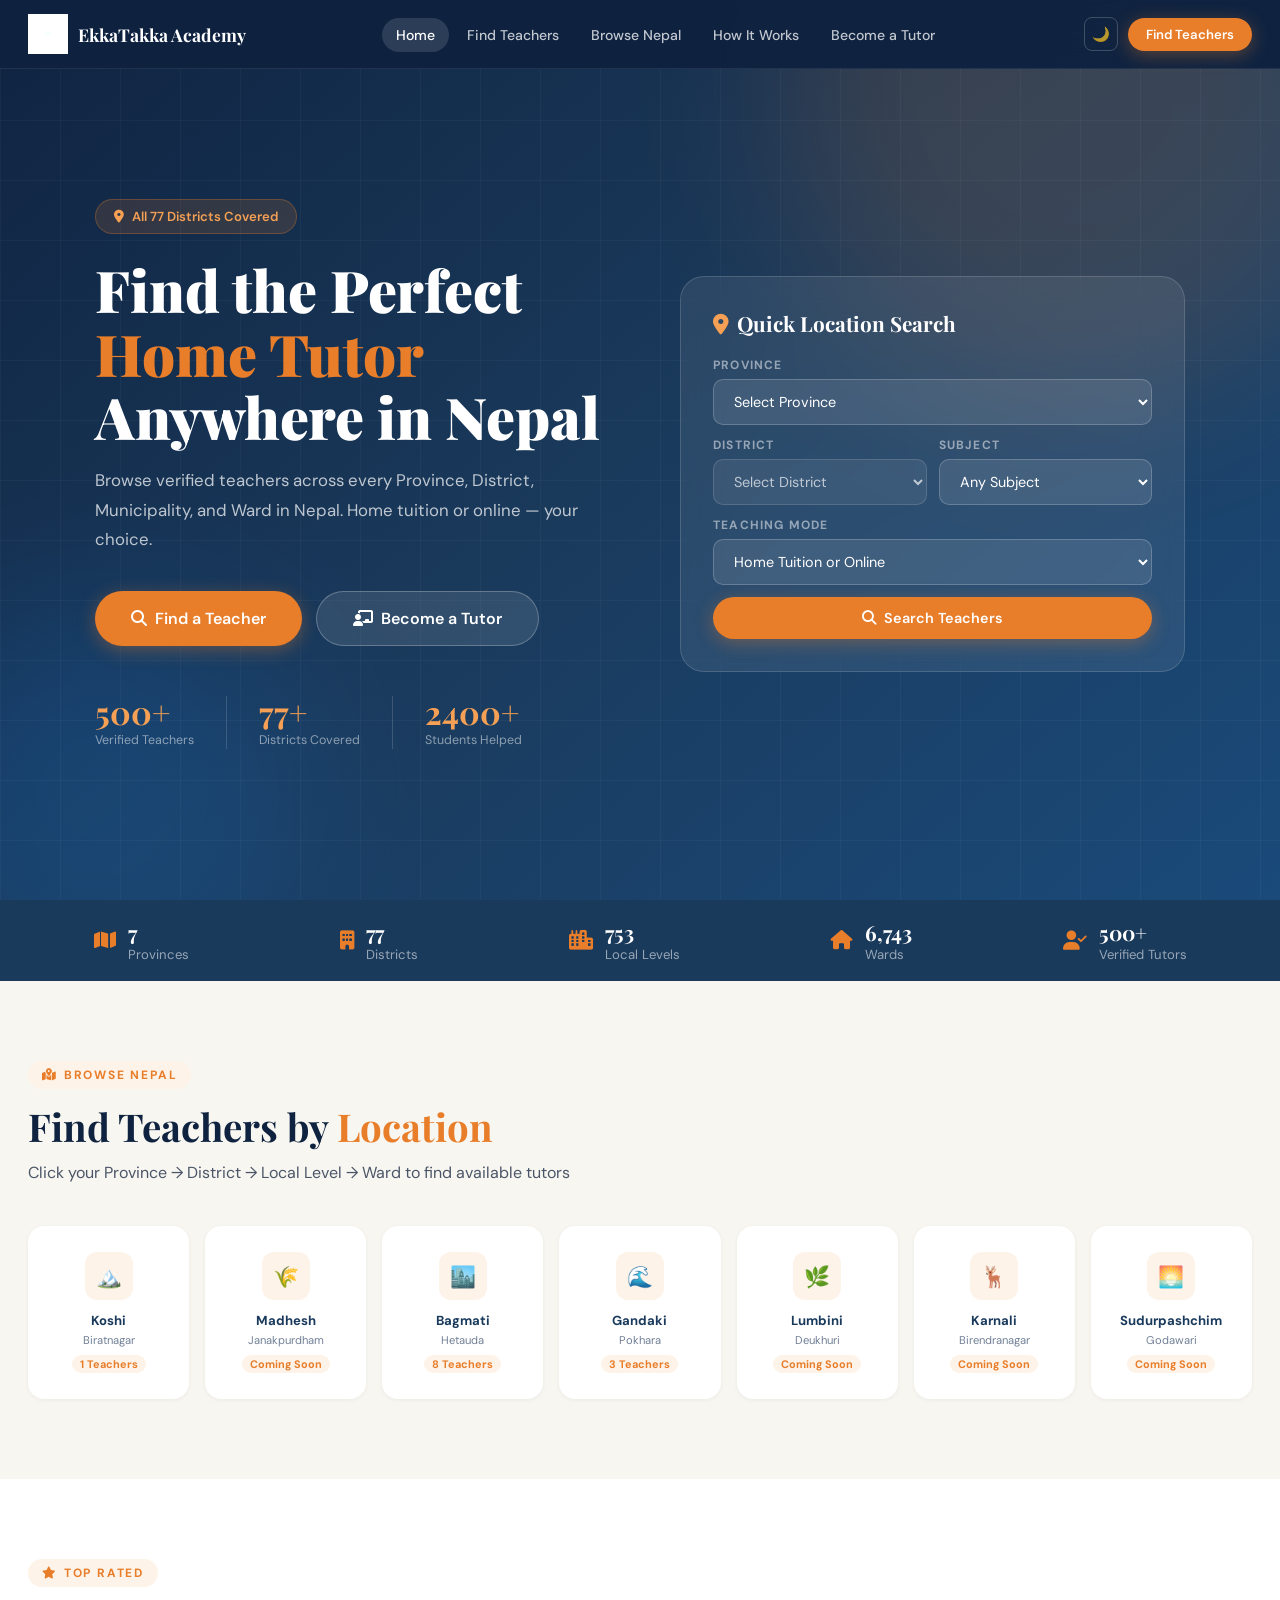
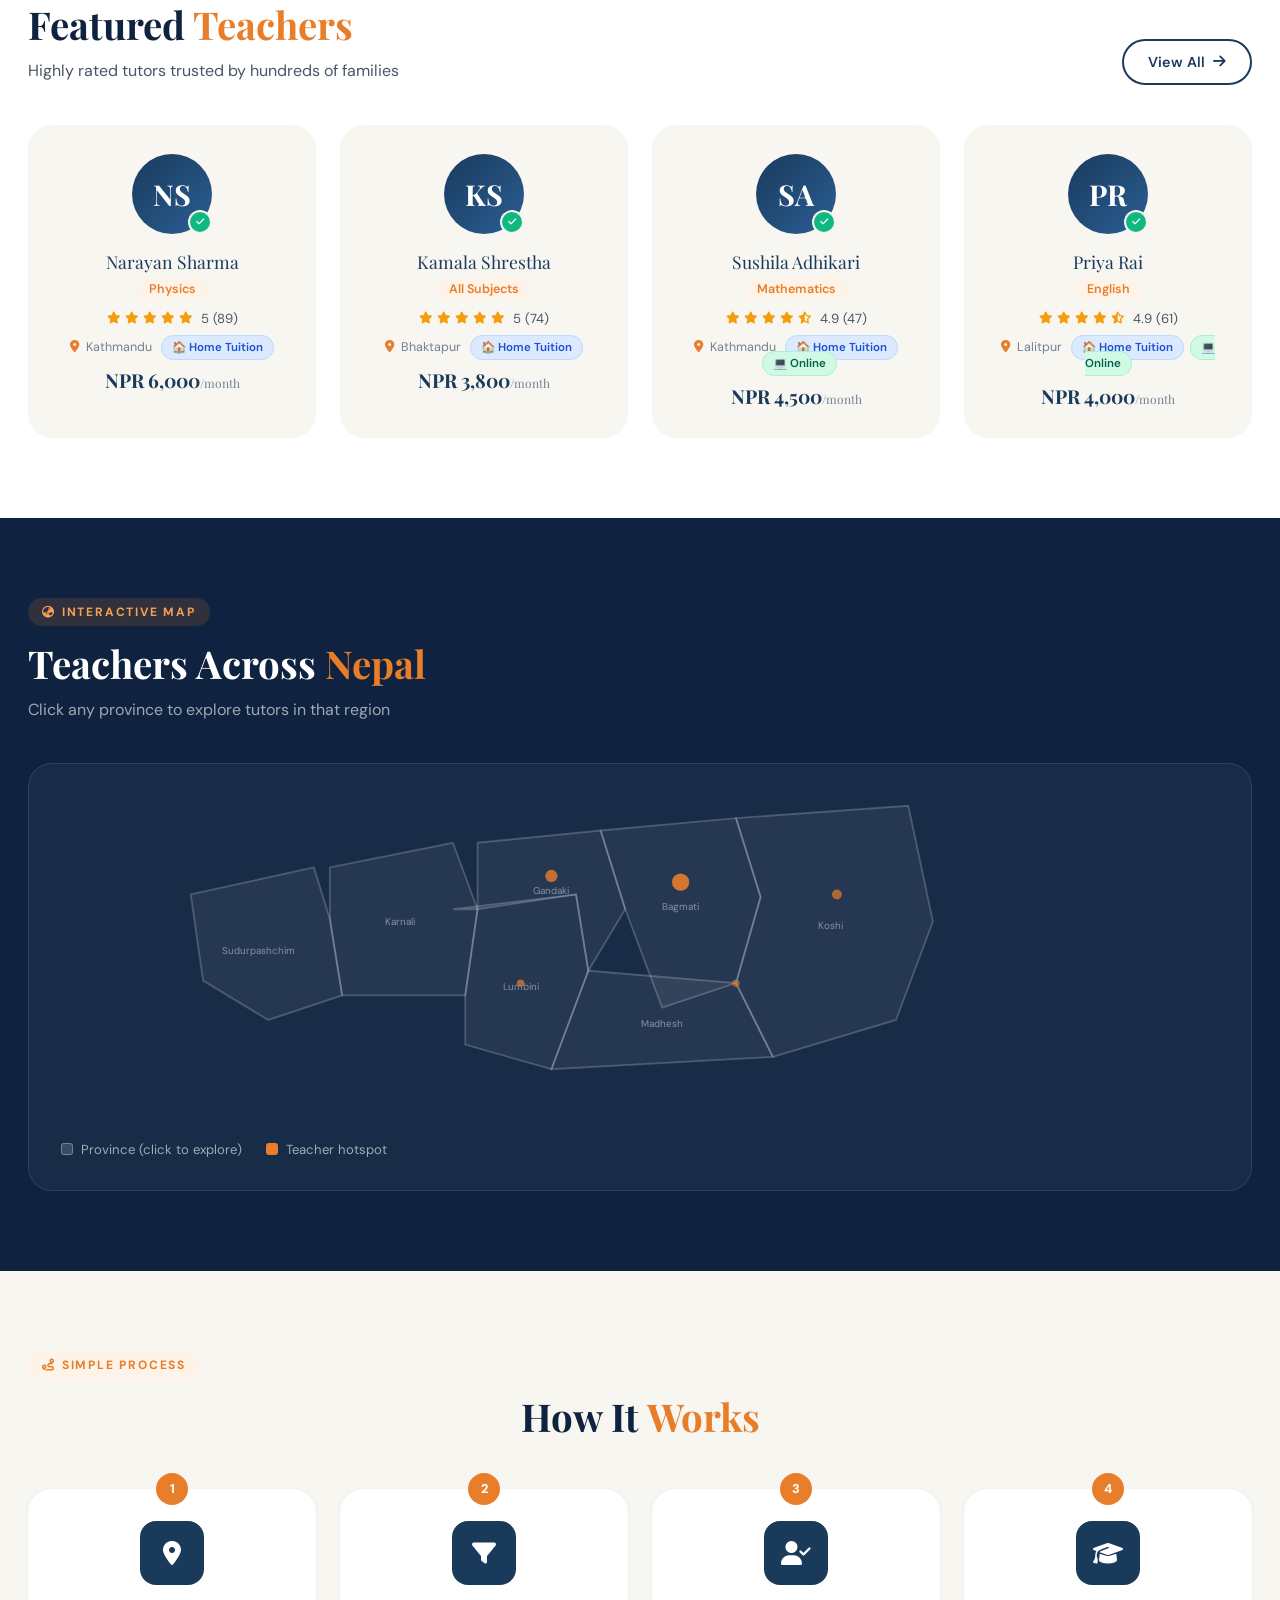
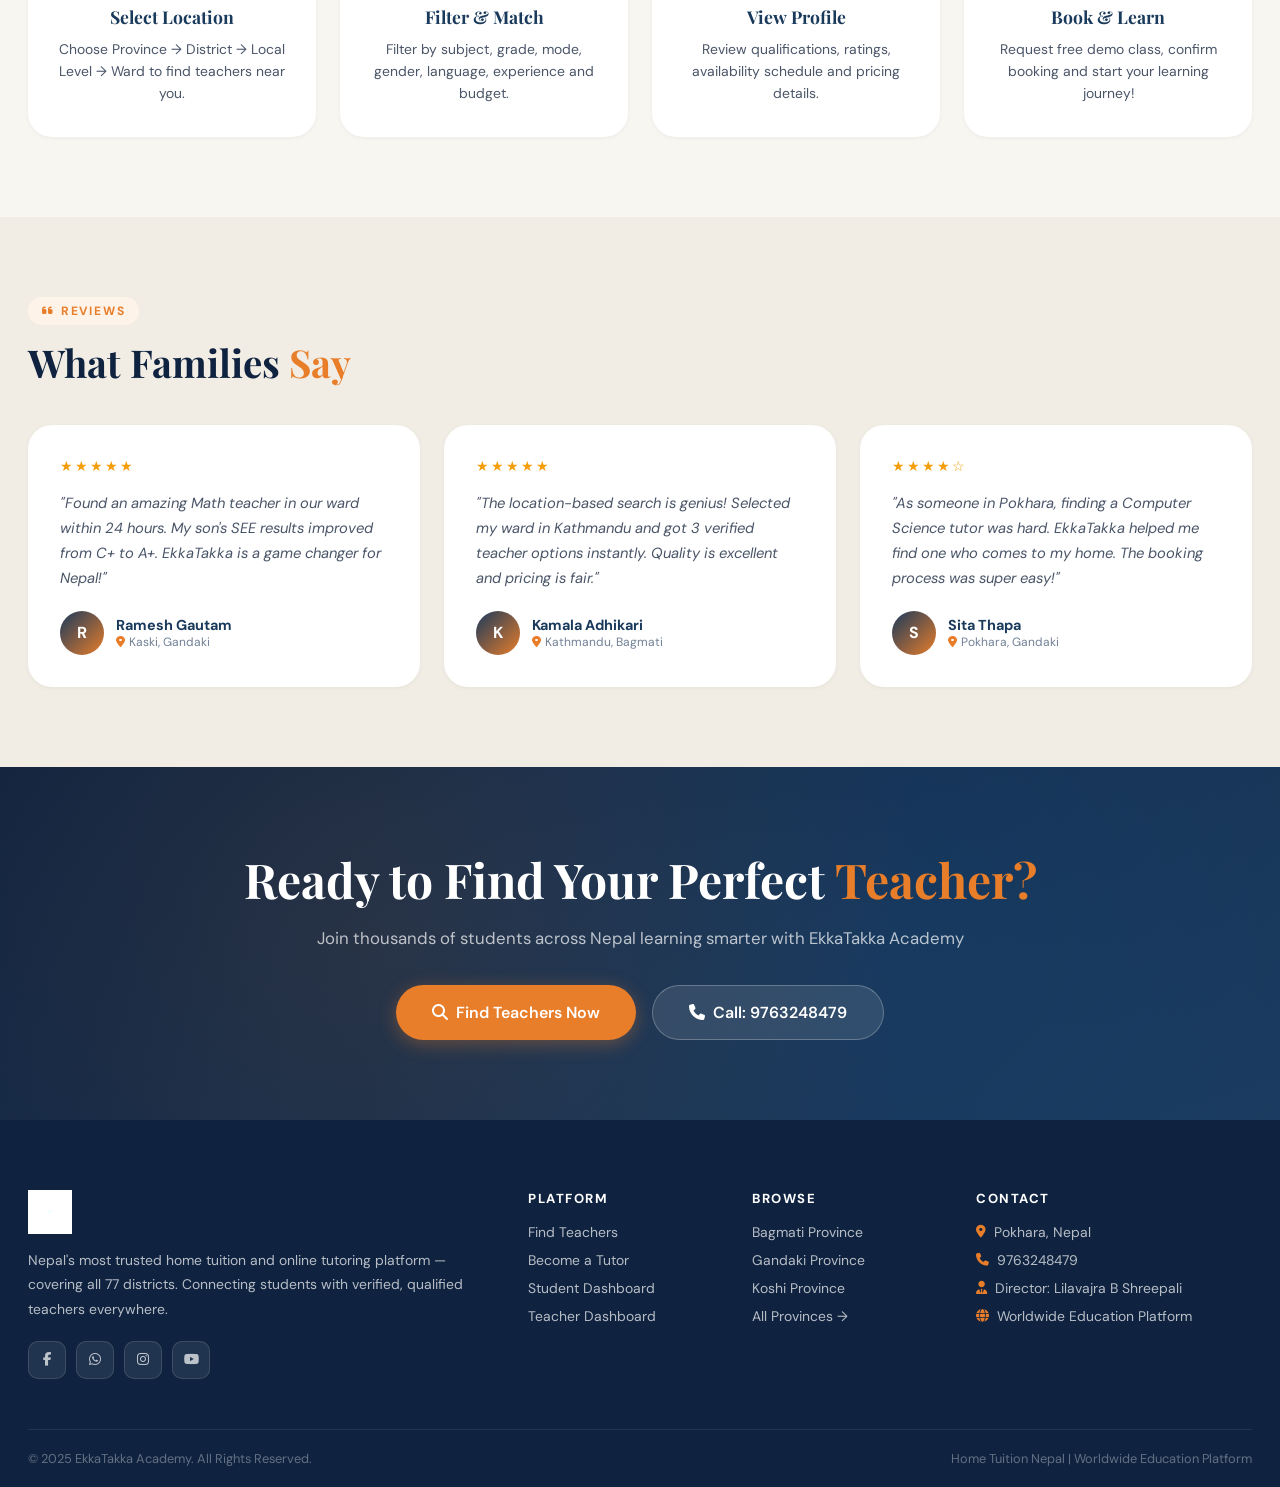
<file: index.html>
<!DOCTYPE html>
<html lang="en">
<head>
<meta charset="UTF-8"/>
<meta name="viewport" content="width=device-width,initial-scale=1.0"/>
<title>EkkaTakka Academy | Find Teachers Across Nepal</title>
<meta name="description" content="Find verified home tuition and online teachers in all 77 districts of Nepal."/>
<link rel="stylesheet" href="style.css"/>
<link href="https://fonts.googleapis.com/css2?family=Playfair+Display:wght@400;700;900&family=DM+Sans:wght@300;400;500;600;700&display=swap" rel="stylesheet"/>
<link rel="stylesheet" href="https://cdnjs.cloudflare.com/ajax/libs/font-awesome/6.5.0/css/all.min.css"/>
</head>
<body>
<nav class="navbar" id="navbar">
  <div class="nav-inner">
    <a href="index.html" class="nav-logo">
      <img src="logo.png" alt="EkkaTakka Academy"/>
      <span class="nav-logo-text">EkkaTakka Academy</span>
    </a>
    <ul class="nav-links" id="navLinks">
      <li><a href="index.html" class="nav-link active">Home</a></li>
      <li><a href="find-teachers.html" class="nav-link">Find Teachers</a></li>
      <li><a href="index.html#browse" class="nav-link">Browse Nepal</a></li>
      <li><a href="index.html#how" class="nav-link">How It Works</a></li>
      <li><a href="teacher-register.html" class="nav-link">Become a Tutor</a></li>
    </ul>
    <div class="nav-actions">
      <button class="nav-theme" id="themeToggle" title="Toggle dark mode">🌙</button>
      <a href="find-teachers.html" class="btn btn-primary btn-sm">Find Teachers</a>
    </div>
    <button class="hamburger" id="hamburger"><span></span><span></span><span></span></button>
  </div>
</nav>

<section class="hero" id="home">
  <div class="hero-bg">
    <div class="hero-orb hero-orb-1"></div>
    <div class="hero-orb hero-orb-2"></div>
    <div class="hero-grid-overlay"></div>
  </div>
  <div class="hero-content">
    <div>
      <div class="hero-badge"><i class="fas fa-map-marker-alt"></i> All 77 Districts Covered</div>
      <h1 class="hero-title">Find the Perfect<br/><span class="accent">Home Tutor</span><br/>Anywhere in Nepal</h1>
      <p class="hero-desc">Browse verified teachers across every Province, District, Municipality, and Ward in Nepal. Home tuition or online — your choice.</p>
      <div class="hero-ctas">
        <a href="find-teachers.html" class="btn btn-primary btn-lg"><i class="fas fa-search"></i> Find a Teacher</a>
        <a href="teacher-register.html" class="btn btn-ghost btn-lg"><i class="fas fa-chalkboard-teacher"></i> Become a Tutor</a>
      </div>
      <div class="hero-stats-row">
        <div class="hero-stat"><span class="num" id="ctr-teachers">0</span><span class="lbl">Verified Teachers</span></div>
        <div class="hero-divider"></div>
        <div class="hero-stat"><span class="num" id="ctr-districts">0</span><span class="lbl">Districts Covered</span></div>
        <div class="hero-divider"></div>
        <div class="hero-stat"><span class="num" id="ctr-students">0</span><span class="lbl">Students Helped</span></div>
      </div>
    </div>
    <div class="hero-search-box">
      <h3><i class="fas fa-location-dot" style="color:var(--orange-light);margin-right:8px"></i>Quick Location Search</h3>
      <div class="search-fields">
        <div class="search-field">
          <label>Province</label>
          <select id="qs-province" onchange="qsOnProvince()"><option value="">Select Province</option></select>
        </div>
        <div class="search-fields-row">
          <div class="search-field">
            <label>District</label>
            <select id="qs-district" onchange="qsOnDistrict()" disabled><option value="">Select District</option></select>
          </div>
          <div class="search-field">
            <label>Subject</label>
            <select id="qs-subject"><option value="">Any Subject</option></select>
          </div>
        </div>
        <div class="search-field">
          <label>Teaching Mode</label>
          <select id="qs-mode">
            <option value="">Home Tuition or Online</option>
            <option value="Home Tuition">Home Tuition Only</option>
            <option value="Online">Online Only</option>
          </select>
        </div>
        <button class="btn btn-primary" style="width:100%;justify-content:center" onclick="quickSearch()">
          <i class="fas fa-search"></i> Search Teachers
        </button>
      </div>
    </div>
  </div>
</section>

<div class="stats-bar">
  <div class="container"><div class="stats-bar-inner">
    <div class="stat-item"><i class="fas fa-map"></i><div><strong>7</strong><span>Provinces</span></div></div>
    <div class="stat-item"><i class="fas fa-building"></i><div><strong>77</strong><span>Districts</span></div></div>
    <div class="stat-item"><i class="fas fa-city"></i><div><strong>753</strong><span>Local Levels</span></div></div>
    <div class="stat-item"><i class="fas fa-home"></i><div><strong>6,743</strong><span>Wards</span></div></div>
    <div class="stat-item"><i class="fas fa-user-check"></i><div><strong>500+</strong><span>Verified Tutors</span></div></div>
  </div></div>
</div>

<section class="browse-section" id="browse">
  <div class="container">
    <div class="section-label"><i class="fas fa-map-marked-alt"></i> Browse Nepal</div>
    <h2 class="section-title">Find Teachers by <span class="accent">Location</span></h2>
    <p class="section-sub">Click your Province → District → Local Level → Ward to find available tutors</p>
    <div class="provinces-grid" id="provincesGrid"></div>
    <div class="location-drill" id="locationDrill">
      <div class="drill-breadcrumb" id="drillBreadcrumb"></div>
      <div class="drill-heading" id="drillHeading"></div>
      <div class="drill-grid" id="drillGrid"></div>
      <div class="drill-actions" id="drillActions"></div>
    </div>
  </div>
</section>

<section class="featured-section" id="featured">
  <div class="container">
    <div class="section-label"><i class="fas fa-star"></i> Top Rated</div>
    <div style="display:flex;align-items:flex-end;justify-content:space-between;flex-wrap:wrap;gap:16px;margin-bottom:40px">
      <div><h2 class="section-title">Featured <span class="accent">Teachers</span></h2><p class="section-sub">Highly rated tutors trusted by hundreds of families</p></div>
      <a href="find-teachers.html" class="btn btn-outline">View All <i class="fas fa-arrow-right"></i></a>
    </div>
    <div class="featured-grid" id="featuredGrid"></div>
  </div>
</section>

<section class="map-section" id="map">
  <div class="container">
    <div class="section-label"><i class="fas fa-globe-asia"></i> Interactive Map</div>
    <h2 class="section-title">Teachers Across <span class="accent">Nepal</span></h2>
    <p class="section-sub">Click any province to explore tutors in that region</p>
    <div class="nepal-map-container">
      <svg class="nepal-map-svg" viewBox="0 0 760 260" id="nepalMapSvg">
        <path class="province-shape" data-id="7" d="M15,80 L115,58 L128,100 L138,162 L78,182 L25,150 Z"/>
        <text x="70" y="128" fill="rgba(255,255,255,0.45)" font-size="8" text-anchor="middle" pointer-events="none" font-family="DM Sans">Sudurpashchim</text>
        <path class="province-shape" data-id="6" d="M128,58 L228,38 L248,92 L238,162 L138,162 L128,100 Z"/>
        <text x="185" y="105" fill="rgba(255,255,255,0.45)" font-size="8" text-anchor="middle" pointer-events="none" font-family="DM Sans">Karnali</text>
        <path class="province-shape" data-id="5" d="M228,92 L328,80 L338,142 L308,222 L238,202 L238,162 L248,92 Z"/>
        <text x="283" y="158" fill="rgba(255,255,255,0.45)" font-size="8" text-anchor="middle" pointer-events="none" font-family="DM Sans">Lumbini</text>
        <path class="province-shape" data-id="4" d="M248,38 L348,28 L368,92 L338,142 L328,80 L248,92 Z"/>
        <text x="308" y="80" fill="rgba(255,255,255,0.45)" font-size="8" text-anchor="middle" pointer-events="none" font-family="DM Sans">Gandaki</text>
        <path class="province-shape" data-id="3" d="M348,28 L458,18 L478,82 L458,152 L398,172 L368,92 Z"/>
        <text x="413" y="93" fill="rgba(255,255,255,0.45)" font-size="8" text-anchor="middle" pointer-events="none" font-family="DM Sans">Bagmati</text>
        <path class="province-shape" data-id="2" d="M338,142 L458,152 L488,212 L308,222 Z"/>
        <text x="398" y="188" fill="rgba(255,255,255,0.45)" font-size="8" text-anchor="middle" pointer-events="none" font-family="DM Sans">Madhesh</text>
        <path class="province-shape" data-id="1" d="M458,18 L598,8 L618,102 L588,182 L488,212 L458,152 L478,82 Z"/>
        <text x="535" y="108" fill="rgba(255,255,255,0.45)" font-size="8" text-anchor="middle" pointer-events="none" font-family="DM Sans">Koshi</text>
        <!-- Teacher dots -->
        <circle cx="413" cy="70" r="7" fill="var(--orange)" opacity="0.9" style="cursor:pointer"><title>Kathmandu — 4 teachers</title></circle>
        <circle cx="308" cy="65" r="5" fill="var(--orange)" opacity="0.8" style="cursor:pointer"><title>Pokhara — 2 teachers</title></circle>
        <circle cx="540" cy="80" r="4" fill="var(--orange)" opacity="0.7" style="cursor:pointer"><title>Biratnagar — 1 teacher</title></circle>
        <circle cx="283" cy="152" r="3" fill="var(--orange)" opacity="0.7" style="cursor:pointer"><title>Butwal — 1 teacher</title></circle>
        <circle cx="458" cy="152" r="3" fill="var(--orange)" opacity="0.6" style="cursor:pointer"><title>Janakpur — 1 teacher</title></circle>
      </svg>
      <div class="map-legend">
        <div class="map-legend-item"><div class="legend-dot" style="background:rgba(255,255,255,0.15);border:1px solid rgba(255,255,255,0.3)"></div>Province (click to explore)</div>
        <div class="map-legend-item"><div class="legend-dot" style="background:var(--orange)"></div>Teacher hotspot</div>
      </div>
    </div>
  </div>
</section>

<section class="hiw-section" id="how">
  <div class="container">
    <div class="section-label"><i class="fas fa-route"></i> Simple Process</div>
    <h2 class="section-title" style="text-align:center">How It <span class="accent">Works</span></h2>
    <div class="hiw-grid">
      <div class="hiw-card fade-up"><div class="hiw-step">1</div><div class="hiw-icon"><i class="fas fa-map-marker-alt"></i></div><h3>Select Location</h3><p>Choose Province → District → Local Level → Ward to find teachers near you.</p></div>
      <div class="hiw-card fade-up" style="transition-delay:.1s"><div class="hiw-step">2</div><div class="hiw-icon"><i class="fas fa-filter"></i></div><h3>Filter & Match</h3><p>Filter by subject, grade, mode, gender, language, experience and budget.</p></div>
      <div class="hiw-card fade-up" style="transition-delay:.2s"><div class="hiw-step">3</div><div class="hiw-icon"><i class="fas fa-user-check"></i></div><h3>View Profile</h3><p>Review qualifications, ratings, availability schedule and pricing details.</p></div>
      <div class="hiw-card fade-up" style="transition-delay:.3s"><div class="hiw-step">4</div><div class="hiw-icon"><i class="fas fa-graduation-cap"></i></div><h3>Book & Learn</h3><p>Request free demo class, confirm booking and start your learning journey!</p></div>
    </div>
  </div>
</section>

<section class="testimonials-section">
  <div class="container">
    <div class="section-label"><i class="fas fa-quote-left"></i> Reviews</div>
    <h2 class="section-title">What Families <span class="accent">Say</span></h2>
    <div class="testimonials-grid">
      <div class="testimonial-card fade-up"><div class="testimonial-stars">★★★★★</div><p class="testimonial-text">"Found an amazing Math teacher in our ward within 24 hours. My son's SEE results improved from C+ to A+. EkkaTakka is a game changer for Nepal!"</p><div class="testimonial-author"><div class="testimonial-avatar">R</div><div><div class="testimonial-author-name">Ramesh Gautam</div><div class="testimonial-author-loc"><i class="fas fa-map-marker-alt" style="color:var(--orange);margin-right:4px"></i>Kaski, Gandaki</div></div></div></div>
      <div class="testimonial-card fade-up" style="transition-delay:.1s"><div class="testimonial-stars">★★★★★</div><p class="testimonial-text">"The location-based search is genius! Selected my ward in Kathmandu and got 3 verified teacher options instantly. Quality is excellent and pricing is fair."</p><div class="testimonial-author"><div class="testimonial-avatar">K</div><div><div class="testimonial-author-name">Kamala Adhikari</div><div class="testimonial-author-loc"><i class="fas fa-map-marker-alt" style="color:var(--orange);margin-right:4px"></i>Kathmandu, Bagmati</div></div></div></div>
      <div class="testimonial-card fade-up" style="transition-delay:.2s"><div class="testimonial-stars">★★★★☆</div><p class="testimonial-text">"As someone in Pokhara, finding a Computer Science tutor was hard. EkkaTakka helped me find one who comes to my home. The booking process was super easy!"</p><div class="testimonial-author"><div class="testimonial-avatar">S</div><div><div class="testimonial-author-name">Sita Thapa</div><div class="testimonial-author-loc"><i class="fas fa-map-marker-alt" style="color:var(--orange);margin-right:4px"></i>Pokhara, Gandaki</div></div></div></div>
    </div>
  </div>
</section>

<section class="cta-banner">
  <div class="container-sm">
    <h2>Ready to Find Your Perfect <span class="accent">Teacher?</span></h2>
    <p>Join thousands of students across Nepal learning smarter with EkkaTakka Academy</p>
    <div class="cta-btns">
      <a href="find-teachers.html" class="btn btn-primary btn-lg"><i class="fas fa-search"></i> Find Teachers Now</a>
      <a href="tel:9763248479" class="btn btn-ghost btn-lg"><i class="fas fa-phone"></i> Call: 9763248479</a>
    </div>
  </div>
</section>

<footer class="footer">
  <div class="container">
    <div class="footer-grid">
      <div class="footer-brand"><img src="logo.png" alt="EkkaTakka Academy" class="footer-logo"/><p>Nepal's most trusted home tuition and online tutoring platform — covering all 77 districts. Connecting students with verified, qualified teachers everywhere.</p><div class="social-row"><a href="#" class="social-btn"><i class="fab fa-facebook-f"></i></a><a href="https://wa.me/9779763248479" class="social-btn"><i class="fab fa-whatsapp"></i></a><a href="#" class="social-btn"><i class="fab fa-instagram"></i></a><a href="#" class="social-btn"><i class="fab fa-youtube"></i></a></div></div>
      <div class="footer-col"><h5>Platform</h5><ul><li><a href="find-teachers.html">Find Teachers</a></li><li><a href="teacher-register.html">Become a Tutor</a></li><li><a href="#">Student Dashboard</a></li><li><a href="#">Teacher Dashboard</a></li></ul></div>
      <div class="footer-col"><h5>Browse</h5><ul><li><a href="find-teachers.html?province=3">Bagmati Province</a></li><li><a href="find-teachers.html?province=4">Gandaki Province</a></li><li><a href="find-teachers.html?province=1">Koshi Province</a></li><li><a href="find-teachers.html">All Provinces →</a></li></ul></div>
      <div class="footer-col"><h5>Contact</h5><ul><li><i class="fas fa-map-marker-alt"></i>Pokhara, Nepal</li><li><i class="fas fa-phone"></i><a href="tel:9763248479">9763248479</a></li><li><i class="fas fa-user-tie"></i>Director: Lilavajra B Shreepali</li><li><i class="fas fa-globe"></i>Worldwide Education Platform</li></ul></div>
    </div>
    <div class="footer-bottom"><p>&copy; 2025 EkkaTakka Academy. All Rights Reserved.</p><p>Home Tuition Nepal | Worldwide Education Platform</p></div>
  </div>
</footer>

<button class="scroll-top" id="scrollTop"><i class="fas fa-chevron-up"></i></button>
<div class="toast" id="toast"></div>
<div class="modal-overlay" id="teacherModal"><div class="modal-box" id="modalBox"></div></div>

<script src="db.js"></script>
<script src="app.js"></script>
</body>
</html>
</file>
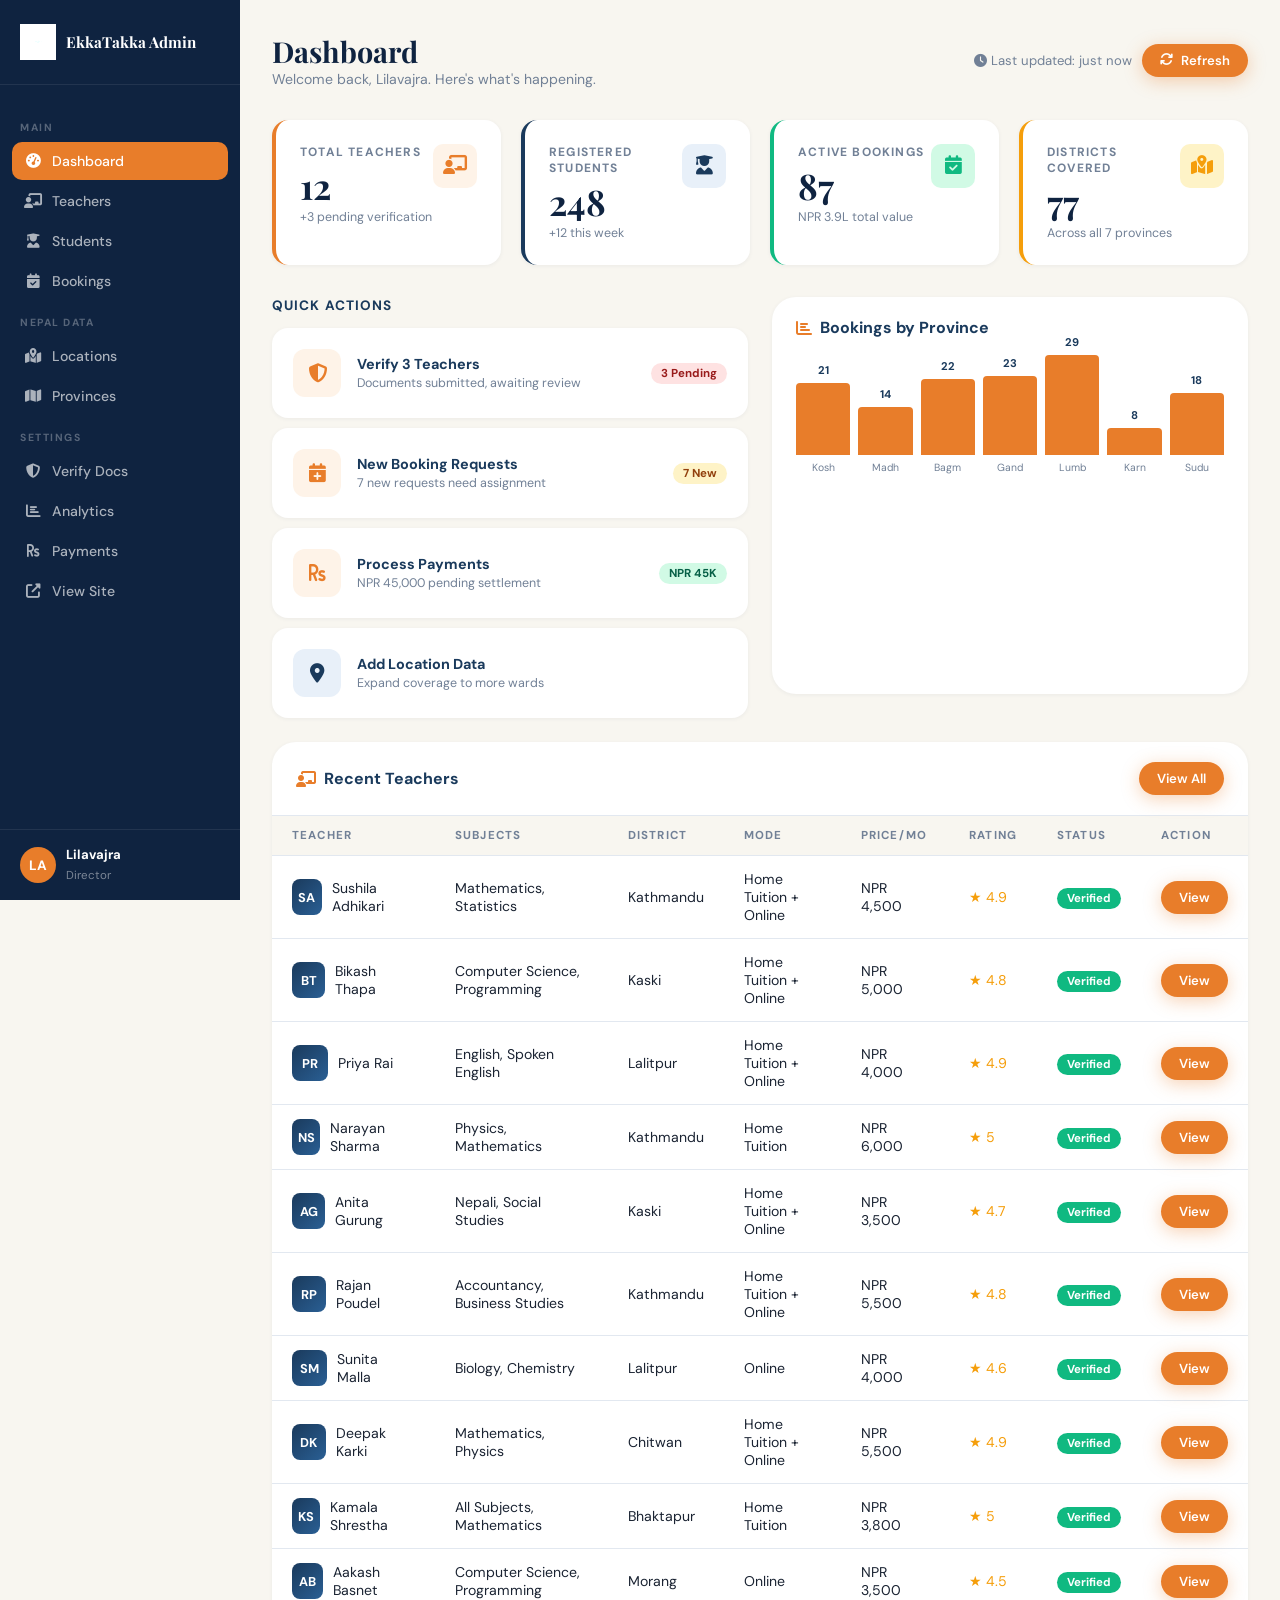
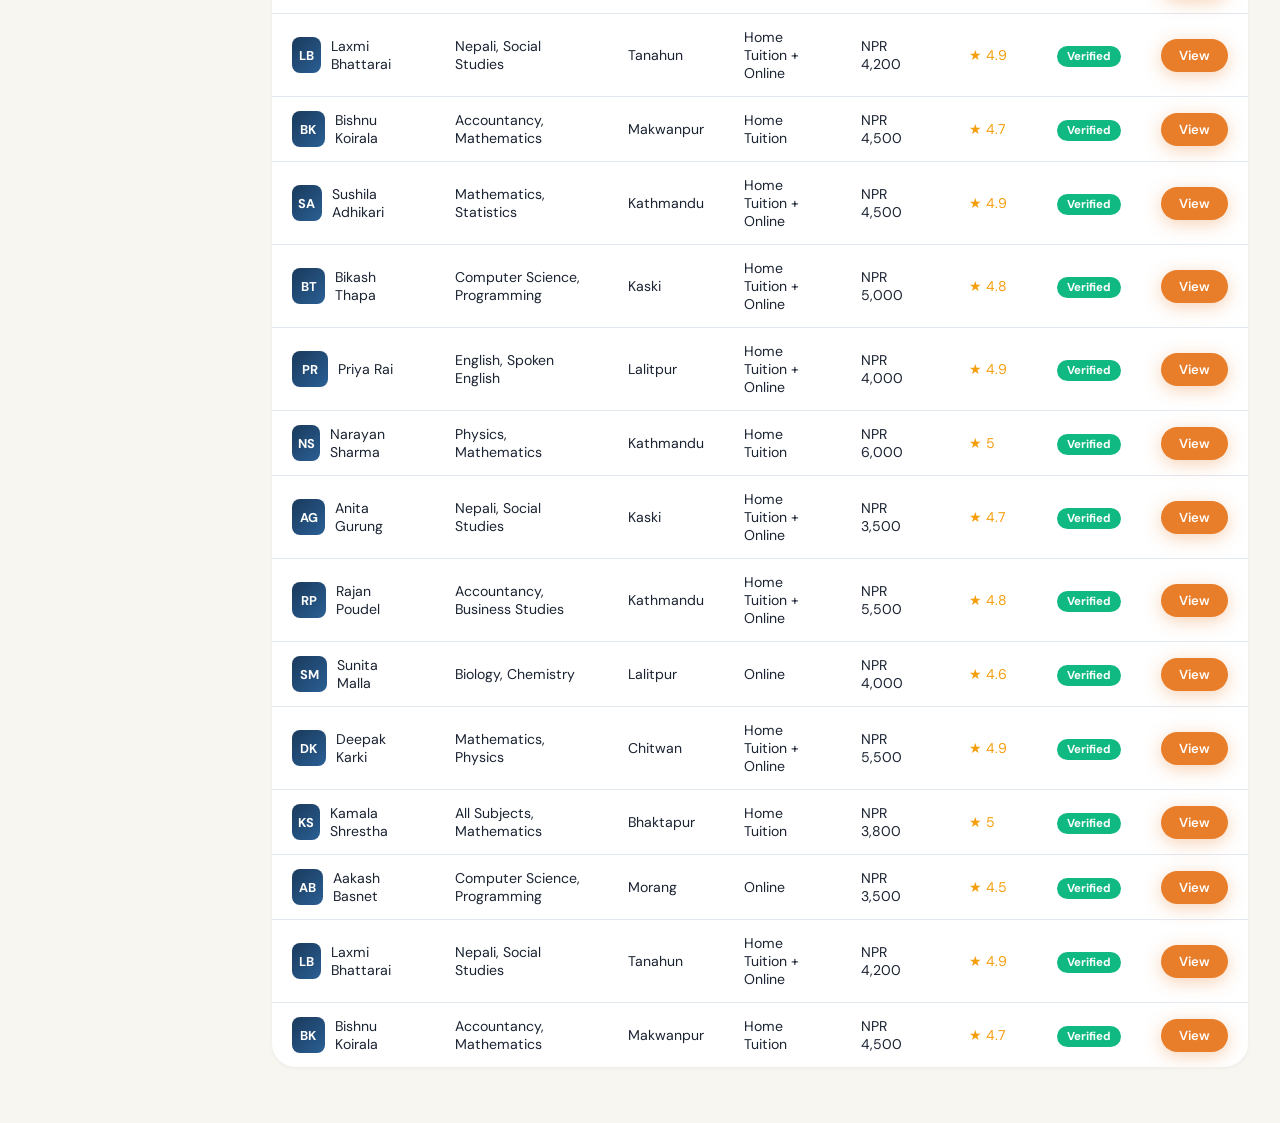
<file: admin.html>
<!DOCTYPE html>
<html lang="en">
<head>
<meta charset="UTF-8"/>
<meta name="viewport" content="width=device-width,initial-scale=1.0"/>
<title>Admin Panel — EkkaTakka Academy</title>
<link rel="stylesheet" href="style.css"/>
<link href="https://fonts.googleapis.com/css2?family=Playfair+Display:wght@400;700;900&family=DM+Sans:wght@300;400;500;600;700&display=swap" rel="stylesheet"/>
<link rel="stylesheet" href="https://cdnjs.cloudflare.com/ajax/libs/font-awesome/6.5.0/css/all.min.css"/>
<style>
body{display:flex;min-height:100vh;background:var(--cream)}
.admin-sidebar{width:240px;background:var(--navy-dark);min-height:100vh;position:fixed;top:0;left:0;bottom:0;z-index:200;display:flex;flex-direction:column;transition:var(--transition)}
.admin-logo{padding:24px 20px;border-bottom:1px solid rgba(255,255,255,.08);display:flex;align-items:center;gap:10px}
.admin-logo img{height:36px;filter:brightness(10)}
.admin-logo span{font-family:'Playfair Display',serif;font-size:.95rem;font-weight:700;color:var(--white)}
.admin-nav{padding:20px 12px;flex:1}
.admin-nav-section{font-size:.65rem;font-weight:700;letter-spacing:.15em;text-transform:uppercase;color:rgba(255,255,255,.3);padding:0 8px;margin:16px 0 8px}
.admin-nav-item{display:flex;align-items:center;gap:10px;padding:10px 12px;border-radius:var(--radius-sm);color:rgba(255,255,255,.65);font-size:.88rem;font-weight:500;cursor:pointer;transition:var(--transition);margin-bottom:2px;border:none;background:none;width:100%;text-align:left}
.admin-nav-item:hover{background:rgba(255,255,255,.08);color:var(--white)}
.admin-nav-item.active{background:var(--orange);color:var(--white)}
.admin-nav-item i{width:18px;text-align:center;font-size:.9rem}
.admin-user{padding:16px 20px;border-top:1px solid rgba(255,255,255,.08);display:flex;align-items:center;gap:10px}
.admin-user-avatar{width:36px;height:36px;border-radius:50%;background:var(--orange);display:flex;align-items:center;justify-content:center;font-weight:700;font-size:.85rem;color:var(--white)}
.admin-user-info strong{display:block;font-size:.82rem;color:var(--white)}
.admin-user-info span{font-size:.72rem;color:rgba(255,255,255,.45)}
.admin-main{margin-left:240px;flex:1;padding:32px;min-height:100vh}
.admin-topbar{display:flex;align-items:center;justify-content:space-between;margin-bottom:32px;flex-wrap:wrap;gap:16px}
.admin-topbar h1{font-family:'Playfair Display',serif;font-size:1.8rem;color:var(--navy-dark)}
.admin-topbar-actions{display:flex;gap:10px;align-items:center}
.admin-search{border:1.5px solid var(--border);border-radius:var(--radius-sm);padding:9px 16px;font-size:.88rem;color:var(--text-dark);background:var(--white);outline:none;width:220px;transition:var(--transition)}
.admin-search:focus{border-color:var(--orange)}
.stats-cards{display:grid;grid-template-columns:repeat(4,1fr);gap:20px;margin-bottom:32px}
.stat-card{background:var(--white);border-radius:var(--radius);padding:24px;box-shadow:var(--shadow-xs);border-left:4px solid transparent;transition:var(--transition)}
.stat-card:hover{transform:translateY(-3px);box-shadow:var(--shadow-md)}
.stat-card.orange{border-left-color:var(--orange)}
.stat-card.navy{border-left-color:var(--navy)}
.stat-card.green{border-left-color:var(--success)}
.stat-card.yellow{border-left-color:var(--warning)}
.stat-card-label{font-size:.75rem;font-weight:700;text-transform:uppercase;letter-spacing:.1em;color:var(--text-light);margin-bottom:8px}
.stat-card-value{font-family:'Playfair Display',serif;font-size:2.2rem;font-weight:700;color:var(--navy-dark);line-height:1}
.stat-card-sub{font-size:.78rem;color:var(--text-light);margin-top:6px}
.stat-card-icon{float:right;width:44px;height:44px;border-radius:10px;display:flex;align-items:center;justify-content:center;font-size:1.2rem}
.stat-card.orange .stat-card-icon{background:var(--orange-pale);color:var(--orange)}
.stat-card.navy .stat-card-icon{background:#e8f0f9;color:var(--navy)}
.stat-card.green .stat-card-icon{background:#d1fae5;color:var(--success)}
.stat-card.yellow .stat-card-icon{background:#fef3c7;color:var(--warning)}
.admin-panel{background:var(--white);border-radius:var(--radius-lg);box-shadow:var(--shadow-xs);overflow:hidden;margin-bottom:24px}
.admin-panel-header{padding:20px 24px;border-bottom:1px solid var(--border);display:flex;align-items:center;justify-content:space-between;flex-wrap:wrap;gap:12px}
.admin-panel-title{font-size:1rem;font-weight:700;color:var(--navy);display:flex;align-items:center;gap:8px}
.admin-panel-title i{color:var(--orange)}
.admin-table{width:100%;border-collapse:collapse}
.admin-table th{font-size:.72rem;font-weight:700;text-transform:uppercase;letter-spacing:.1em;color:var(--text-light);padding:12px 20px;text-align:left;background:var(--cream);border-bottom:1px solid var(--border)}
.admin-table td{padding:14px 20px;border-bottom:1px solid var(--border);font-size:.88rem;color:var(--text-dark);vertical-align:middle}
.admin-table tr:last-child td{border-bottom:none}
.admin-table tr:hover td{background:var(--cream)}
.badge-pill{display:inline-block;padding:3px 10px;border-radius:100px;font-size:.7rem;font-weight:700}
.badge-verified{background:#d1fae5;color:#065f46}
.badge-pending{background:#fef3c7;color:#92400e}
.badge-rejected{background:#fee2e2;color:#991b1b}
.admin-grid-2{display:grid;grid-template-columns:1fr 1fr;gap:24px;margin-bottom:24px}
.quick-action{background:var(--white);border-radius:var(--radius);padding:20px;box-shadow:var(--shadow-xs);display:flex;align-items:center;gap:16px;cursor:pointer;transition:var(--transition);border:1.5px solid transparent}
.quick-action:hover{border-color:var(--orange);transform:translateY(-2px);box-shadow:var(--shadow-md)}
.quick-action-icon{width:48px;height:48px;border-radius:12px;background:var(--orange-pale);color:var(--orange);display:flex;align-items:center;justify-content:center;font-size:1.2rem;flex-shrink:0}
.quick-action h4{font-size:.9rem;font-weight:700;color:var(--navy);margin-bottom:2px}
.quick-action p{font-size:.78rem;color:var(--text-light)}
.tab-content{display:none}.tab-content.active{display:block}
.chart-bar-container{display:flex;gap:8px;align-items:flex-end;height:120px;margin-top:16px}
.chart-bar-wrap{flex:1;display:flex;flex-direction:column;align-items:center;gap:6px}
.chart-bar{width:100%;background:var(--orange);border-radius:4px 4px 0 0;min-height:4px;transition:var(--transition)}
.chart-bar-label{font-size:.65rem;color:var(--text-light);text-align:center}
.chart-bar-val{font-size:.7rem;font-weight:700;color:var(--navy)}
.nepal-locations-grid{display:grid;grid-template-columns:repeat(4,1fr);gap:12px;padding:20px 24px}
.location-stat-item{background:var(--cream);border-radius:var(--radius-sm);padding:14px;border-left:3px solid var(--orange)}
.location-stat-item strong{display:block;font-size:.88rem;color:var(--navy);margin-bottom:2px}
.location-stat-item span{font-size:.75rem;color:var(--text-light)}
.location-stat-item .count{font-family:'Playfair Display',serif;font-size:1.3rem;font-weight:700;color:var(--orange);float:right}
@media(max-width:1024px){.admin-sidebar{width:64px}.admin-logo span,.admin-nav-item span,.admin-nav-section,.admin-user-info{display:none}.admin-main{margin-left:64px}}
@media(max-width:768px){.admin-sidebar{display:none}.admin-main{margin-left:0;padding:20px}.stats-cards{grid-template-columns:1fr 1fr}.admin-grid-2{grid-template-columns:1fr}.nepal-locations-grid{grid-template-columns:1fr 1fr}}
</style>
</head>
<body>

<!-- Sidebar -->
<aside class="admin-sidebar">
  <div class="admin-logo">
    <img src="logo.png" alt=""/>
    <span>EkkaTakka Admin</span>
  </div>
  <nav class="admin-nav">
    <div class="admin-nav-section">Main</div>
    <button class="admin-nav-item active" onclick="showTab('dashboard')"><i class="fas fa-tachometer-alt"></i><span>Dashboard</span></button>
    <button class="admin-nav-item" onclick="showTab('teachers')"><i class="fas fa-chalkboard-teacher"></i><span>Teachers</span></button>
    <button class="admin-nav-item" onclick="showTab('students')"><i class="fas fa-user-graduate"></i><span>Students</span></button>
    <button class="admin-nav-item" onclick="showTab('bookings')"><i class="fas fa-calendar-check"></i><span>Bookings</span></button>
    <div class="admin-nav-section">Nepal Data</div>
    <button class="admin-nav-item" onclick="showTab('locations')"><i class="fas fa-map-marked-alt"></i><span>Locations</span></button>
    <button class="admin-nav-item" onclick="showTab('provinces')"><i class="fas fa-map"></i><span>Provinces</span></button>
    <div class="admin-nav-section">Settings</div>
    <button class="admin-nav-item" onclick="showTab('verify')"><i class="fas fa-shield-alt"></i><span>Verify Docs</span></button>
    <button class="admin-nav-item" onclick="showTab('analytics')"><i class="fas fa-chart-bar"></i><span>Analytics</span></button>
    <button class="admin-nav-item" onclick="showTab('payments')"><i class="fas fa-rupee-sign"></i><span>Payments</span></button>
    <a href="index.html" class="admin-nav-item" style="text-decoration:none"><i class="fas fa-external-link-alt"></i><span>View Site</span></a>
  </nav>
  <div class="admin-user">
    <div class="admin-user-avatar">LA</div>
    <div class="admin-user-info"><strong>Lilavajra</strong><span>Director</span></div>
  </div>
</aside>

<!-- Main -->
<main class="admin-main">

  <!-- DASHBOARD TAB -->
  <div class="tab-content active" id="tab-dashboard">
    <div class="admin-topbar">
      <div><h1>Dashboard</h1><p style="color:var(--text-light);font-size:.88rem">Welcome back, Lilavajra. Here's what's happening.</p></div>
      <div class="admin-topbar-actions">
        <span style="font-size:.82rem;color:var(--text-light)"><i class="fas fa-clock"></i> Last updated: just now</span>
        <button class="btn btn-primary btn-sm" onclick="showToast('Data refreshed!')"><i class="fas fa-sync"></i> Refresh</button>
      </div>
    </div>

    <div class="stats-cards">
      <div class="stat-card orange">
        <div class="stat-card-icon"><i class="fas fa-chalkboard-teacher"></i></div>
        <div class="stat-card-label">Total Teachers</div>
        <div class="stat-card-value" id="adminStatTeachers">—</div>
        <div class="stat-card-sub">+3 pending verification</div>
      </div>
      <div class="stat-card navy">
        <div class="stat-card-icon"><i class="fas fa-user-graduate"></i></div>
        <div class="stat-card-label">Registered Students</div>
        <div class="stat-card-value">248</div>
        <div class="stat-card-sub">+12 this week</div>
      </div>
      <div class="stat-card green">
        <div class="stat-card-icon"><i class="fas fa-calendar-check"></i></div>
        <div class="stat-card-label">Active Bookings</div>
        <div class="stat-card-value">87</div>
        <div class="stat-card-sub">NPR 3.9L total value</div>
      </div>
      <div class="stat-card yellow">
        <div class="stat-card-icon"><i class="fas fa-map-marked-alt"></i></div>
        <div class="stat-card-label">Districts Covered</div>
        <div class="stat-card-value" id="adminStatDistricts">—</div>
        <div class="stat-card-sub">Across all 7 provinces</div>
      </div>
    </div>

    <div class="admin-grid-2">
      <!-- Quick Actions -->
      <div>
        <div style="font-size:.85rem;font-weight:700;color:var(--navy);margin-bottom:14px;text-transform:uppercase;letter-spacing:.08em">Quick Actions</div>
        <div style="display:flex;flex-direction:column;gap:10px">
          <div class="quick-action" onclick="showTab('verify');showToast('3 documents waiting review')">
            <div class="quick-action-icon"><i class="fas fa-shield-alt"></i></div>
            <div><h4>Verify 3 Teachers</h4><p>Documents submitted, awaiting review</p></div>
            <span style="margin-left:auto;background:#fee2e2;color:#991b1b;padding:3px 10px;border-radius:100px;font-size:.72rem;font-weight:700">3 Pending</span>
          </div>
          <div class="quick-action" onclick="showToast('Opening booking requests...')">
            <div class="quick-action-icon"><i class="fas fa-calendar-plus"></i></div>
            <div><h4>New Booking Requests</h4><p>7 new requests need assignment</p></div>
            <span style="margin-left:auto;background:#fef3c7;color:#92400e;padding:3px 10px;border-radius:100px;font-size:.72rem;font-weight:700">7 New</span>
          </div>
          <div class="quick-action" onclick="showToast('Opening payment dashboard...')">
            <div class="quick-action-icon"><i class="fas fa-rupee-sign"></i></div>
            <div><h4>Process Payments</h4><p>NPR 45,000 pending settlement</p></div>
            <span style="margin-left:auto;background:#d1fae5;color:#065f46;padding:3px 10px;border-radius:100px;font-size:.72rem;font-weight:700">NPR 45K</span>
          </div>
          <div class="quick-action" onclick="showToast('Adding new location...')">
            <div class="quick-action-icon" style="background:#e8f0f9;color:var(--navy)"><i class="fas fa-map-marker-alt"></i></div>
            <div><h4>Add Location Data</h4><p>Expand coverage to more wards</p></div>
          </div>
        </div>
      </div>
      <!-- Analytics Chart -->
      <div class="admin-panel" style="padding:20px 24px">
        <div class="admin-panel-title"><i class="fas fa-chart-bar"></i> Bookings by Province</div>
        <div class="chart-bar-container" id="chartBars"></div>
      </div>
    </div>

    <!-- Recent Teachers Table -->
    <div class="admin-panel">
      <div class="admin-panel-header">
        <div class="admin-panel-title"><i class="fas fa-chalkboard-teacher"></i> Recent Teachers</div>
        <button class="btn btn-primary btn-sm" onclick="showTab('teachers')">View All</button>
      </div>
      <table class="admin-table">
        <thead><tr><th>Teacher</th><th>Subjects</th><th>District</th><th>Mode</th><th>Price/mo</th><th>Rating</th><th>Status</th><th>Action</th></tr></thead>
        <tbody id="adminTeachersBody"></tbody>
      </table>
    </div>
  </div>

  <!-- TEACHERS TAB -->
  <div class="tab-content" id="tab-teachers">
    <div class="admin-topbar">
      <h1>Manage Teachers</h1>
      <div class="admin-topbar-actions">
        <input class="admin-search" type="text" placeholder="Search teachers..." oninput="filterAdminTable(this.value)"/>
        <select class="admin-search" style="width:auto">
          <option>All Provinces</option>
          <option>Bagmati</option><option>Gandaki</option><option>Koshi</option>
        </select>
        <button class="btn btn-primary btn-sm" onclick="showToast('Add teacher form opening...')"><i class="fas fa-plus"></i> Add Teacher</button>
      </div>
    </div>
    <div class="admin-panel">
      <table class="admin-table" id="teachersFullTable">
        <thead><tr><th>Teacher</th><th>Subjects</th><th>District</th><th>Mode</th><th>Price/mo</th><th>Rating</th><th>Exp</th><th>Status</th><th>Actions</th></tr></thead>
        <tbody id="teachersFullBody"></tbody>
      </table>
    </div>
  </div>

  <!-- LOCATIONS TAB -->
  <div class="tab-content" id="tab-locations">
    <div class="admin-topbar">
      <h1>Nepal Location Data</h1>
      <button class="btn btn-primary btn-sm" onclick="showToast('Export CSV downloading...')"><i class="fas fa-download"></i> Export CSV</button>
    </div>
    <div class="stats-cards" style="grid-template-columns:repeat(5,1fr)">
      <div class="stat-card orange"><div class="stat-card-icon"><i class="fas fa-map"></i></div><div class="stat-card-label">Provinces</div><div class="stat-card-value">7</div></div>
      <div class="stat-card navy"><div class="stat-card-icon"><i class="fas fa-building"></i></div><div class="stat-card-label">Districts</div><div class="stat-card-value">77</div></div>
      <div class="stat-card green"><div class="stat-card-icon"><i class="fas fa-city"></i></div><div class="stat-card-label">Local Levels</div><div class="stat-card-value">753</div></div>
      <div class="stat-card yellow"><div class="stat-card-icon"><i class="fas fa-home"></i></div><div class="stat-card-label">Total Wards</div><div class="stat-card-value">6,743</div></div>
      <div class="stat-card orange"><div class="stat-card-icon"><i class="fas fa-user-check"></i></div><div class="stat-card-label">Covered Wards</div><div class="stat-card-value">142</div></div>
    </div>
    <div class="admin-panel">
      <div class="admin-panel-header"><div class="admin-panel-title"><i class="fas fa-map-marked-alt"></i> Provinces Overview</div></div>
      <div class="nepal-locations-grid" id="locationsGrid"></div>
    </div>
    <div class="admin-panel" style="margin-top:0">
      <div class="admin-panel-header">
        <div class="admin-panel-title"><i class="fas fa-list"></i> Districts with Teachers</div>
        <span style="font-size:.8rem;color:var(--text-light)">Showing districts that have at least 1 registered teacher</span>
      </div>
      <table class="admin-table">
        <thead><tr><th>District</th><th>Province</th><th>Teachers</th><th>Local Levels (DB)</th><th>Action</th></tr></thead>
        <tbody id="districtsBody"></tbody>
      </table>
    </div>
  </div>

  <!-- PROVINCES TAB -->
  <div class="tab-content" id="tab-provinces">
    <div class="admin-topbar"><h1>Provinces & Districts</h1></div>
    <div class="admin-panel">
      <table class="admin-table">
        <thead><tr><th>Province</th><th>नेपाली</th><th>Capital</th><th>Districts</th><th>Teachers</th><th>Action</th></tr></thead>
        <tbody id="provincesBody"></tbody>
      </table>
    </div>
  </div>

  <!-- VERIFY TAB -->
  <div class="tab-content" id="tab-verify">
    <div class="admin-topbar"><h1>Verify Teacher Documents</h1></div>
    <div class="admin-panel">
      <div class="admin-panel-header"><div class="admin-panel-title"><i class="fas fa-shield-alt"></i> Pending Verifications</div></div>
      <div style="padding:24px;display:flex;flex-direction:column;gap:16px" id="verifyList"></div>
    </div>
  </div>

  <!-- BOOKINGS TAB -->
  <div class="tab-content" id="tab-bookings">
    <div class="admin-topbar"><h1>Bookings</h1><button class="btn btn-primary btn-sm" onclick="showToast('Export ready!')"><i class="fas fa-download"></i> Export</button></div>
    <div class="stats-cards">
      <div class="stat-card green"><div class="stat-card-icon"><i class="fas fa-check"></i></div><div class="stat-card-label">Confirmed</div><div class="stat-card-value">63</div></div>
      <div class="stat-card yellow"><div class="stat-card-icon"><i class="fas fa-clock"></i></div><div class="stat-card-label">Pending</div><div class="stat-card-value">14</div></div>
      <div class="stat-card orange"><div class="stat-card-icon"><i class="fas fa-play"></i></div><div class="stat-card-label">Ongoing</div><div class="stat-card-value">10</div></div>
      <div class="stat-card navy"><div class="stat-card-icon"><i class="fas fa-rupee-sign"></i></div><div class="stat-card-label">Revenue This Month</div><div class="stat-card-value">3.9L</div></div>
    </div>
    <div class="admin-panel">
      <div class="admin-panel-header"><div class="admin-panel-title"><i class="fas fa-calendar-check"></i> Recent Bookings</div></div>
      <table class="admin-table">
        <thead><tr><th>Student</th><th>Teacher</th><th>Subject</th><th>Location</th><th>Date</th><th>Mode</th><th>Price</th><th>Status</th></tr></thead>
        <tbody id="bookingsBody"></tbody>
      </table>
    </div>
  </div>

  <!-- ANALYTICS TAB -->
  <div class="tab-content" id="tab-analytics">
    <div class="admin-topbar"><h1>Analytics</h1></div>
    <div class="admin-grid-2">
      <div class="admin-panel" style="padding:24px">
        <div class="admin-panel-title" style="margin-bottom:16px"><i class="fas fa-map-marker-alt"></i> Top Districts by Teachers</div>
        <div id="districtChart" style="display:flex;flex-direction:column;gap:10px"></div>
      </div>
      <div class="admin-panel" style="padding:24px">
        <div class="admin-panel-title" style="margin-bottom:16px"><i class="fas fa-book"></i> Top Subjects</div>
        <div id="subjectChart" style="display:flex;flex-direction:column;gap:10px"></div>
      </div>
    </div>
    <div class="admin-panel" style="padding:24px">
      <div class="admin-panel-title" style="margin-bottom:16px"><i class="fas fa-chart-line"></i> Platform Stats</div>
      <div style="display:grid;grid-template-columns:repeat(3,1fr);gap:20px">
        <div style="text-align:center;padding:20px;background:var(--cream);border-radius:var(--radius)"><div style="font-family:'Playfair Display',serif;font-size:2.5rem;font-weight:700;color:var(--orange)">4.8</div><div style="font-size:.8rem;color:var(--text-light)">Avg Teacher Rating</div></div>
        <div style="text-align:center;padding:20px;background:var(--cream);border-radius:var(--radius)"><div style="font-family:'Playfair Display',serif;font-size:2.5rem;font-weight:700;color:var(--navy)">94%</div><div style="font-size:.8rem;color:var(--text-light)">Student Satisfaction</div></div>
        <div style="text-align:center;padding:20px;background:var(--cream);border-radius:var(--radius)"><div style="font-family:'Playfair Display',serif;font-size:2.5rem;font-weight:700;color:var(--success)">87%</div><div style="font-size:.8rem;color:var(--text-light)">Repeat Bookings</div></div>
      </div>
    </div>
  </div>

  <!-- STUDENTS TAB -->
  <div class="tab-content" id="tab-students">
    <div class="admin-topbar"><h1>Students</h1></div>
    <div class="admin-panel">
      <div class="admin-panel-header"><div class="admin-panel-title"><i class="fas fa-users"></i> Registered Students</div><span style="font-size:.82rem;color:var(--text-light)">248 total</span></div>
      <table class="admin-table">
        <thead><tr><th>Name</th><th>Phone</th><th>Location</th><th>Subjects</th><th>Bookings</th><th>Joined</th></tr></thead>
        <tbody id="studentsBody"></tbody>
      </table>
    </div>
  </div>

  <!-- PAYMENTS TAB -->
  <div class="tab-content" id="tab-payments">
    <div class="admin-topbar"><h1>Payments</h1></div>
    <div class="stats-cards">
      <div class="stat-card green"><div class="stat-card-icon"><i class="fas fa-check-circle"></i></div><div class="stat-card-label">Collected</div><div class="stat-card-value">NPR 3.9L</div></div>
      <div class="stat-card yellow"><div class="stat-card-icon"><i class="fas fa-clock"></i></div><div class="stat-card-label">Pending</div><div class="stat-card-value">NPR 45K</div></div>
      <div class="stat-card orange"><div class="stat-card-icon"><i class="fas fa-hand-holding-usd"></i></div><div class="stat-card-label">Teacher Payouts</div><div class="stat-card-value">NPR 3.2L</div></div>
      <div class="stat-card navy"><div class="stat-card-icon"><i class="fas fa-percentage"></i></div><div class="stat-card-label">Platform Revenue</div><div class="stat-card-value">NPR 70K</div></div>
    </div>
    <div class="admin-panel">
      <div class="admin-panel-header"><div class="admin-panel-title"><i class="fas fa-list"></i> Payment Ledger</div></div>
      <table class="admin-table">
        <thead><tr><th>ID</th><th>Student</th><th>Teacher</th><th>Amount</th><th>Method</th><th>Date</th><th>Status</th></tr></thead>
        <tbody id="paymentsBody"></tbody>
      </table>
    </div>
  </div>

</main>

<div class="toast" id="toast"></div>
<script src="db.js"></script>
<script src="app.js"></script>
<script>
function showTab(name) {
  document.querySelectorAll('.tab-content').forEach(t => t.classList.remove('active'));
  document.querySelectorAll('.admin-nav-item').forEach(n => n.classList.remove('active'));
  document.getElementById('tab-' + name)?.classList.add('active');
  document.querySelector(`.admin-nav-item[onclick*="'${name}'"]`)?.classList.add('active');
}

function filterAdminTable(val) {
  const rows = document.querySelectorAll('#teachersFullBody tr');
  rows.forEach(row => {
    row.style.display = row.textContent.toLowerCase().includes(val.toLowerCase()) ? '' : 'none';
  });
}

document.addEventListener('DOMContentLoaded', () => {
  initAdminPage();
  buildTeachersFullTable();
  buildLocationsGrid();
  buildDistrictsTable();
  buildProvincesTable();
  buildVerifyList();
  buildBookingsTable();
  buildStudentsTable();
  buildPaymentsTable();
  buildAnalyticsCharts();
  buildBarChart();
});

function buildTeachersFullTable() {
  const tbody = document.getElementById('teachersFullBody');
  if (!tbody) return;
  DB.teachers.forEach(t => {
    tbody.innerHTML += `<tr>
      <td><div style="display:flex;align-items:center;gap:10px"><div style="width:36px;height:36px;border-radius:8px;background:linear-gradient(135deg,var(--navy),var(--navy-light));display:flex;align-items:center;justify-content:center;color:var(--white);font-weight:700;font-size:.8rem;flex-shrink:0">${t.initials}</div><div><strong>${t.name}</strong><div style="font-size:.72rem;color:var(--text-light)">${t.gender}</div></div></div></td>
      <td>${t.subjects.slice(0,2).join(', ')}</td>
      <td>${DB.getDistrictName(t.district_id)}</td>
      <td>${t.mode.join(' + ')}</td>
      <td>NPR ${t.price_monthly.toLocaleString()}</td>
      <td><span style="color:var(--warning)">★ ${t.rating}</span> (${t.reviews})</td>
      <td>${t.experience} yrs</td>
      <td><span class="badge-pill ${t.verified ? 'badge-verified' : 'badge-pending'}">${t.verified ? 'Verified' : 'Pending'}</span></td>
      <td style="display:flex;gap:6px">
        <button class="btn btn-sm btn-primary" onclick="showToast('Opening ${t.name} profile...')">View</button>
        <button class="btn btn-sm btn-outline" style="padding:5px 10px;font-size:.75rem" onclick="showToast('${t.name} edited!')"><i class="fas fa-edit"></i></button>
        <button class="btn btn-sm" style="background:#fee2e2;color:#991b1b;border:none;padding:5px 10px;font-size:.75rem;border-radius:6px" onclick="showToast('Confirm delete?', 'exclamation-triangle')"><i class="fas fa-trash"></i></button>
      </td></tr>`;
  });
}

function buildLocationsGrid() {
  const grid = document.getElementById('locationsGrid');
  if (!grid) return;
  DB.provinces.forEach(p => {
    const distCount = DB.getDistrictsByProvince(p.id).length;
    const teachCount = DB.getTeacherCount(p.id);
    grid.innerHTML += `<div class="location-stat-item">
      <div class="count">${teachCount}</div>
      <strong>${p.name.replace(' Province','')}</strong>
      <span>${distCount} districts · ${p.capital}</span>
    </div>`;
  });
}

function buildDistrictsTable() {
  const tbody = document.getElementById('districtsBody');
  if (!tbody) return;
  const covered = DB.districts.filter(d => DB.teachers.some(t => t.district_id === d.id));
  covered.forEach(d => {
    const prov = DB.provinces.find(p => p.id === d.province_id);
    const teachCount = DB.teachers.filter(t => t.district_id === d.id).length;
    const llCount = DB.getLocalLevelsByDistrict(d.id).length;
    tbody.innerHTML += `<tr>
      <td><strong>${d.name}</strong></td>
      <td>${prov.name}</td>
      <td><span style="background:var(--orange-pale);color:var(--orange);padding:2px 10px;border-radius:100px;font-weight:700;font-size:.8rem">${teachCount}</span></td>
      <td>${llCount > 0 ? llCount : '—'}</td>
      <td><button class="btn btn-sm btn-primary" onclick="showToast('Opening ${d.name} district...')">Manage</button></td></tr>`;
  });
}

function buildProvincesTable() {
  const tbody = document.getElementById('provincesBody');
  if (!tbody) return;
  DB.provinces.forEach(p => {
    const distCount = DB.getDistrictsByProvince(p.id).length;
    const teachCount = DB.getTeacherCount(p.id);
    tbody.innerHTML += `<tr>
      <td><strong>${p.name}</strong></td>
      <td>${p.name_np}</td>
      <td>${p.capital}</td>
      <td>${distCount}</td>
      <td><span style="color:var(--orange);font-weight:700">${teachCount}</span></td>
      <td><button class="btn btn-sm btn-outline" onclick="showToast('Managing ${p.name}...')">Manage</button></td></tr>`;
  });
}

function buildVerifyList() {
  const list = document.getElementById('verifyList');
  if (!list) return;
  const pending = DB.teachers.slice(0, 3);
  pending.forEach(t => {
    list.innerHTML += `<div style="display:flex;align-items:center;gap:20px;padding:20px;background:var(--cream);border-radius:var(--radius);border:1.5px solid var(--border)">
      <div style="width:52px;height:52px;border-radius:12px;background:linear-gradient(135deg,var(--navy),var(--navy-light));display:flex;align-items:center;justify-content:center;color:var(--white);font-weight:700;flex-shrink:0">${t.initials}</div>
      <div style="flex:1">
        <strong style="color:var(--navy)">${t.name}</strong>
        <div style="font-size:.82rem;color:var(--text-mid)">${t.qualification}</div>
        <div style="font-size:.75rem;color:var(--text-light)">${DB.getDistrictName(t.district_id)} · Submitted 2 days ago</div>
      </div>
      <div style="display:flex;flex-direction:column;gap:8px">
        <div style="font-size:.75rem;color:var(--text-light)">Documents:</div>
        <div style="display:flex;gap:6px">
          <span style="background:#d1fae5;color:#065f46;padding:3px 8px;border-radius:6px;font-size:.72rem;font-weight:600"><i class="fas fa-check"></i> ID</span>
          <span style="background:#fef3c7;color:#92400e;padding:3px 8px;border-radius:6px;font-size:.72rem;font-weight:600"><i class="fas fa-clock"></i> Certificate</span>
        </div>
      </div>
      <div style="display:flex;gap:8px">
        <button class="btn btn-sm" style="background:#d1fae5;color:#065f46;border:none" onclick="this.closest('div[style]').style.opacity='.4';showToast('${t.name} verified!')"><i class="fas fa-check"></i> Approve</button>
        <button class="btn btn-sm" style="background:#fee2e2;color:#991b1b;border:none" onclick="showToast('Rejection sent', 'times-circle')"><i class="fas fa-times"></i> Reject</button>
      </div>
    </div>`;
  });
}

const SAMPLE_STUDENTS = ['Ramesh Gautam','Sita Thapa','Anil Sharma','Priya KC','Binod Rai','Sunita Magar','Hari Prasad','Gita Devi'];
const SAMPLE_DISTRICTS = ['Kathmandu','Kaski','Lalitpur','Bhaktapur','Chitwan','Surkhet','Biratnagar'];

function buildBookingsTable() {
  const tbody = document.getElementById('bookingsBody');
  if (!tbody) return;
  const statuses = ['Confirmed','Pending','Ongoing','Completed'];
  for (let i = 0; i < 8; i++) {
    const t = DB.teachers[i % DB.teachers.length];
    const s = SAMPLE_STUDENTS[i % SAMPLE_STUDENTS.length];
    const status = statuses[i % statuses.length];
    const statusStyle = status === 'Confirmed' ? 'badge-verified' : status === 'Pending' ? 'badge-pending' : status === 'Ongoing' ? '' : 'badge-verified';
    tbody.innerHTML += `<tr>
      <td>${s}</td><td>${t.name}</td>
      <td>${t.subjects[0]}</td>
      <td>${SAMPLE_DISTRICTS[i % SAMPLE_DISTRICTS.length]}</td>
      <td>2025-0${(i%9)+1}-${10+i}</td>
      <td>${t.mode[0]}</td>
      <td>NPR ${t.price_monthly.toLocaleString()}</td>
      <td><span class="badge-pill ${statusStyle}" style="background:${status==='Ongoing'?'#ede9fe':''};color:${status==='Ongoing'?'#5b21b6':''}">${status}</span></td></tr>`;
  }
}

function buildStudentsTable() {
  const tbody = document.getElementById('studentsBody');
  if (!tbody) return;
  SAMPLE_STUDENTS.forEach((name, i) => {
    tbody.innerHTML += `<tr>
      <td><strong>${name}</strong></td>
      <td>98${String(i).padStart(2,'0')}000${i}</td>
      <td>${SAMPLE_DISTRICTS[i % SAMPLE_DISTRICTS.length]}</td>
      <td>${DB.subjects[i+1]}</td>
      <td>${(i % 4) + 1}</td>
      <td>2025-0${(i%9)+1}-01</td></tr>`;
  });
}

function buildPaymentsTable() {
  const tbody = document.getElementById('paymentsBody');
  if (!tbody) return;
  const methods = ['eSewa','Khalti','Cash','Bank Transfer'];
  const statuses2 = ['Completed','Pending','Completed','Processing'];
  for (let i = 0; i < 8; i++) {
    const t = DB.teachers[i % DB.teachers.length];
    const status = statuses2[i % statuses2.length];
    tbody.innerHTML += `<tr>
      <td>#TXN${1000+i}</td>
      <td>${SAMPLE_STUDENTS[i % SAMPLE_STUDENTS.length]}</td>
      <td>${t.name}</td>
      <td>NPR ${t.price_monthly.toLocaleString()}</td>
      <td><span style="font-weight:600;color:var(--navy)">${methods[i%methods.length]}</span></td>
      <td>2025-0${(i%9)+1}-${10+i}</td>
      <td><span class="badge-pill ${status==='Completed'?'badge-verified':status==='Pending'?'badge-pending':''}">${status}</span></td></tr>`;
  }
}

function buildAnalyticsCharts() {
  // District chart
  const dc = document.getElementById('districtChart');
  const grouped = {};
  DB.teachers.forEach(t => {
    const name = DB.getDistrictName(t.district_id);
    grouped[name] = (grouped[name] || 0) + 1;
  });
  const sorted = Object.entries(grouped).sort((a,b) => b[1]-a[1]).slice(0,6);
  const max = sorted[0]?.[1] || 1;
  sorted.forEach(([name, count]) => {
    dc.innerHTML += `<div style="display:flex;align-items:center;gap:10px">
      <div style="width:90px;font-size:.78rem;color:var(--text-mid);text-align:right;flex-shrink:0">${name}</div>
      <div style="flex:1;height:24px;background:var(--cream);border-radius:4px;overflow:hidden">
        <div style="width:${(count/max)*100}%;height:100%;background:linear-gradient(90deg,var(--orange),var(--orange-light));border-radius:4px;transition:width .8s ease"></div>
      </div>
      <div style="width:20px;font-size:.78rem;font-weight:700;color:var(--navy)">${count}</div>
    </div>`;
  });
  // Subject chart
  const sc = document.getElementById('subjectChart');
  const subjGrouped = {};
  DB.teachers.forEach(t => { t.subjects.forEach(s => { subjGrouped[s] = (subjGrouped[s]||0)+1; }); });
  const sortedSubj = Object.entries(subjGrouped).sort((a,b)=>b[1]-a[1]).slice(0,6);
  const maxS = sortedSubj[0]?.[1]||1;
  sortedSubj.forEach(([name, count]) => {
    sc.innerHTML += `<div style="display:flex;align-items:center;gap:10px">
      <div style="width:100px;font-size:.78rem;color:var(--text-mid);text-align:right;flex-shrink:0">${name}</div>
      <div style="flex:1;height:24px;background:var(--cream);border-radius:4px;overflow:hidden">
        <div style="width:${(count/maxS)*100}%;height:100%;background:linear-gradient(90deg,var(--navy),var(--navy-light));border-radius:4px;transition:width .8s ease"></div>
      </div>
      <div style="width:20px;font-size:.78rem;font-weight:700;color:var(--navy)">${count}</div>
    </div>`;
  });
}

function buildBarChart() {
  const container = document.getElementById('chartBars');
  if (!container) return;
  const data = DB.provinces.map(p => ({ label: p.name.replace(' Province',''), val: Math.floor(Math.random()*25)+5 }));
  const max = Math.max(...data.map(d=>d.val));
  data.forEach(d => {
    container.innerHTML += `<div class="chart-bar-wrap">
      <div class="chart-bar-val">${d.val}</div>
      <div class="chart-bar" style="height:${(d.val/max)*100}px"></div>
      <div class="chart-bar-label">${d.label.substring(0,4)}</div>
    </div>`;
  });
}
</script>
</body>
</html>
</file>
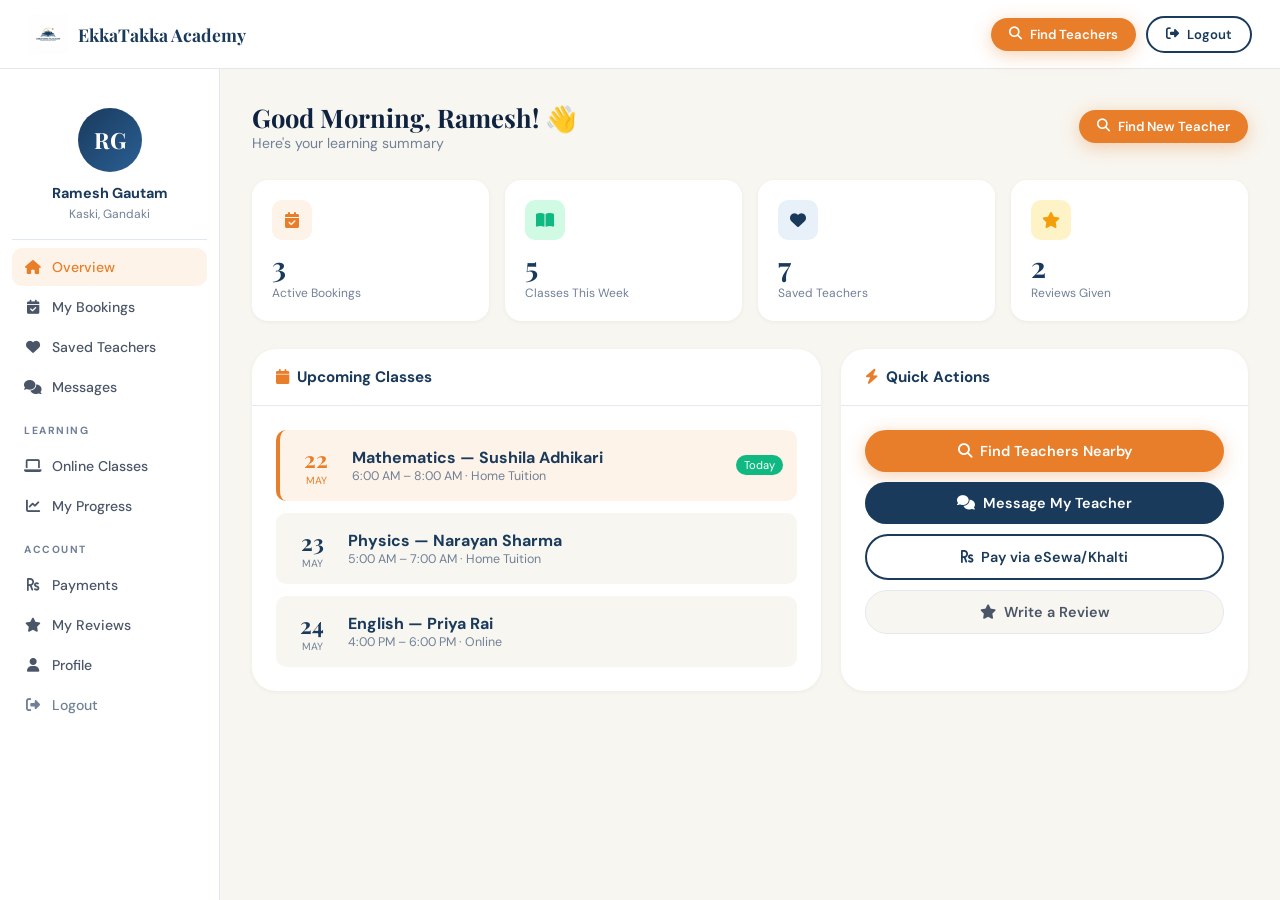
<file: dashboard-student.html>
<!DOCTYPE html>
<html lang="en">
<head>
<meta charset="UTF-8"/>
<meta name="viewport" content="width=device-width,initial-scale=1.0"/>
<title>Student Dashboard — EkkaTakka Academy</title>
<link rel="stylesheet" href="style.css"/>
<link href="https://fonts.googleapis.com/css2?family=Playfair+Display:wght@400;700;900&family=DM+Sans:wght@300;400;500;600;700&display=swap" rel="stylesheet"/>
<link rel="stylesheet" href="https://cdnjs.cloudflare.com/ajax/libs/font-awesome/6.5.0/css/all.min.css"/>
<style>
body{background:var(--cream)}
.dash-layout{display:flex;min-height:100vh;padding-top:68px}
.dash-sidebar{width:220px;background:var(--white);border-right:1px solid var(--border);position:fixed;top:68px;bottom:0;left:0;overflow-y:auto;padding:24px 12px;z-index:100}
.dash-main{margin-left:220px;flex:1;padding:32px}
.dash-nav-item{display:flex;align-items:center;gap:10px;padding:10px 12px;border-radius:var(--radius-sm);color:var(--text-mid);font-size:.88rem;font-weight:500;cursor:pointer;transition:var(--transition);margin-bottom:2px;border:none;background:none;width:100%;text-align:left}
.dash-nav-item:hover{background:var(--cream);color:var(--navy)}
.dash-nav-item.active{background:var(--orange-pale);color:var(--orange)}
.dash-nav-item i{width:18px;text-align:center}
.dash-nav-section{font-size:.65rem;font-weight:700;letter-spacing:.15em;text-transform:uppercase;color:var(--text-light);padding:4px 12px;margin:14px 0 6px}
.profile-mini{text-align:center;padding:16px;margin-bottom:8px;border-bottom:1px solid var(--border)}
.profile-mini-avatar{width:64px;height:64px;border-radius:50%;background:linear-gradient(135deg,var(--navy),var(--navy-light));display:flex;align-items:center;justify-content:center;font-family:'Playfair Display',serif;font-size:1.4rem;font-weight:700;color:var(--white);margin:0 auto 12px}
.profile-mini strong{display:block;font-size:.9rem;color:var(--navy)}
.profile-mini span{font-size:.75rem;color:var(--text-light)}
.dash-section{display:none}.dash-section.active{display:block}
.dash-topbar{display:flex;align-items:center;justify-content:space-between;margin-bottom:28px;flex-wrap:wrap;gap:12px}
.dash-topbar h2{font-family:'Playfair Display',serif;font-size:1.6rem;color:var(--navy-dark)}
.dash-cards{display:grid;grid-template-columns:repeat(4,1fr);gap:16px;margin-bottom:28px}
.dash-card{background:var(--white);border-radius:var(--radius);padding:20px;box-shadow:var(--shadow-xs)}
.dash-card-icon{width:40px;height:40px;border-radius:10px;display:flex;align-items:center;justify-content:center;font-size:1rem;margin-bottom:12px}
.dash-card-val{font-family:'Playfair Display',serif;font-size:1.8rem;font-weight:700;color:var(--navy);line-height:1}
.dash-card-label{font-size:.75rem;color:var(--text-light);margin-top:4px}
.panel{background:var(--white);border-radius:var(--radius-lg);box-shadow:var(--shadow-xs);overflow:hidden;margin-bottom:20px}
.panel-header{padding:18px 24px;border-bottom:1px solid var(--border);display:flex;align-items:center;justify-content:space-between}
.panel-title{font-size:.95rem;font-weight:700;color:var(--navy);display:flex;align-items:center;gap:8px}
.panel-title i{color:var(--orange)}
.panel-body{padding:24px}
.booking-item{display:flex;align-items:center;gap:16px;padding:16px;border:1.5px solid var(--border);border-radius:var(--radius);margin-bottom:12px;transition:var(--transition)}
.booking-item:hover{border-color:var(--orange);box-shadow:var(--shadow-sm)}
.booking-avatar{width:52px;height:52px;border-radius:12px;background:linear-gradient(135deg,var(--navy),var(--navy-light));display:flex;align-items:center;justify-content:center;color:var(--white);font-weight:700;font-size:1rem;flex-shrink:0}
.booking-info{flex:1;min-width:0}
.booking-name{font-weight:700;color:var(--navy);margin-bottom:2px}
.booking-meta{font-size:.78rem;color:var(--text-light)}
.booking-status{font-size:.72rem;font-weight:700;padding:4px 12px;border-radius:100px}
.status-active{background:#d1fae5;color:#065f46}
.status-pending{background:#fef3c7;color:#92400e}
.status-completed{background:#e0e7ff;color:#3730a3}
.chat-box{height:300px;border:1.5px solid var(--border);border-radius:var(--radius);overflow-y:auto;padding:16px;margin-bottom:12px;background:var(--cream)}
.chat-msg{display:flex;gap:10px;margin-bottom:14px}
.chat-msg.sent{flex-direction:row-reverse}
.chat-bubble{max-width:75%;background:var(--white);border-radius:12px;padding:10px 14px;font-size:.88rem;color:var(--text-dark);box-shadow:var(--shadow-xs)}
.chat-msg.sent .chat-bubble{background:var(--navy);color:var(--white)}
.chat-input-row{display:flex;gap:10px}
.chat-input{flex:1;border:1.5px solid var(--border);border-radius:var(--radius-sm);padding:10px 16px;font-size:.9rem;outline:none;transition:var(--transition);font-family:'DM Sans',sans-serif}
.chat-input:focus{border-color:var(--orange)}
@media(max-width:768px){.dash-sidebar{display:none}.dash-main{margin-left:0;padding:20px}.dash-cards{grid-template-columns:1fr 1fr}}
</style>
</head>
<body>
<nav class="navbar light" id="navbar">
  <div class="nav-inner">
    <a href="index.html" class="nav-logo"><img src="logo.png" alt="" style="filter:none"/><span class="nav-logo-text" style="color:var(--navy)">EkkaTakka Academy</span></a>
    <div class="nav-actions" style="margin-left:auto">
      <a href="find-teachers.html" class="btn btn-primary btn-sm"><i class="fas fa-search"></i> Find Teachers</a>
      <a href="index.html" class="btn btn-outline btn-sm"><i class="fas fa-sign-out-alt"></i> Logout</a>
    </div>
  </div>
</nav>

<div class="dash-layout">
  <!-- Sidebar -->
  <aside class="dash-sidebar">
    <div class="profile-mini">
      <div class="profile-mini-avatar">RG</div>
      <strong>Ramesh Gautam</strong>
      <span>Kaski, Gandaki</span>
    </div>
    <button class="dash-nav-item active" onclick="showDashSection('overview')"><i class="fas fa-home"></i> Overview</button>
    <button class="dash-nav-item" onclick="showDashSection('bookings')"><i class="fas fa-calendar-check"></i> My Bookings</button>
    <button class="dash-nav-item" onclick="showDashSection('saved')"><i class="fas fa-heart"></i> Saved Teachers</button>
    <button class="dash-nav-item" onclick="showDashSection('chat')"><i class="fas fa-comments"></i> Messages</button>
    <div class="dash-nav-section">Learning</div>
    <button class="dash-nav-item" onclick="showDashSection('classes')"><i class="fas fa-laptop"></i> Online Classes</button>
    <button class="dash-nav-item" onclick="showDashSection('progress')"><i class="fas fa-chart-line"></i> My Progress</button>
    <div class="dash-nav-section">Account</div>
    <button class="dash-nav-item" onclick="showDashSection('payments')"><i class="fas fa-rupee-sign"></i> Payments</button>
    <button class="dash-nav-item" onclick="showDashSection('reviews')"><i class="fas fa-star"></i> My Reviews</button>
    <button class="dash-nav-item" onclick="showDashSection('profile')"><i class="fas fa-user"></i> Profile</button>
    <button class="dash-nav-item" style="color:var(--text-light)" onclick="window.location='index.html'"><i class="fas fa-sign-out-alt"></i> Logout</button>
  </aside>

  <main class="dash-main">

    <!-- OVERVIEW -->
    <div class="dash-section active" id="ds-overview">
      <div class="dash-topbar">
        <div><h2>Good Morning, Ramesh! 👋</h2><p style="color:var(--text-light);font-size:.88rem">Here's your learning summary</p></div>
        <a href="find-teachers.html" class="btn btn-primary btn-sm"><i class="fas fa-search"></i> Find New Teacher</a>
      </div>
      <div class="dash-cards">
        <div class="dash-card"><div class="dash-card-icon" style="background:var(--orange-pale);color:var(--orange)"><i class="fas fa-calendar-check"></i></div><div class="dash-card-val">3</div><div class="dash-card-label">Active Bookings</div></div>
        <div class="dash-card"><div class="dash-card-icon" style="background:#d1fae5;color:var(--success)"><i class="fas fa-book-open"></i></div><div class="dash-card-val">5</div><div class="dash-card-label">Classes This Week</div></div>
        <div class="dash-card"><div class="dash-card-icon" style="background:#e8f0f9;color:var(--navy)"><i class="fas fa-heart"></i></div><div class="dash-card-val">7</div><div class="dash-card-label">Saved Teachers</div></div>
        <div class="dash-card"><div class="dash-card-icon" style="background:#fef3c7;color:var(--warning)"><i class="fas fa-star"></i></div><div class="dash-card-val">2</div><div class="dash-card-label">Reviews Given</div></div>
      </div>
      <div style="display:grid;grid-template-columns:1.4fr 1fr;gap:20px">
        <div class="panel">
          <div class="panel-header"><div class="panel-title"><i class="fas fa-calendar"></i> Upcoming Classes</div></div>
          <div class="panel-body" style="display:flex;flex-direction:column;gap:12px">
            <div style="display:flex;align-items:center;gap:14px;padding:14px;background:var(--orange-pale);border-radius:var(--radius-sm);border-left:4px solid var(--orange)">
              <div style="text-align:center;min-width:44px"><div style="font-family:'Playfair Display',serif;font-size:1.4rem;font-weight:700;color:var(--orange)">22</div><div style="font-size:.65rem;color:var(--orange)">MAY</div></div>
              <div><strong style="color:var(--navy)">Mathematics — Sushila Adhikari</strong><div style="font-size:.78rem;color:var(--text-light)">6:00 AM – 8:00 AM · Home Tuition</div></div>
              <span style="margin-left:auto;background:var(--success);color:var(--white);font-size:.7rem;padding:3px 8px;border-radius:100px">Today</span>
            </div>
            <div style="display:flex;align-items:center;gap:14px;padding:14px;background:var(--cream);border-radius:var(--radius-sm)">
              <div style="text-align:center;min-width:44px"><div style="font-family:'Playfair Display',serif;font-size:1.4rem;font-weight:700;color:var(--navy)">23</div><div style="font-size:.65rem;color:var(--text-light)">MAY</div></div>
              <div><strong style="color:var(--navy)">Physics — Narayan Sharma</strong><div style="font-size:.78rem;color:var(--text-light)">5:00 AM – 7:00 AM · Home Tuition</div></div>
            </div>
            <div style="display:flex;align-items:center;gap:14px;padding:14px;background:var(--cream);border-radius:var(--radius-sm)">
              <div style="text-align:center;min-width:44px"><div style="font-family:'Playfair Display',serif;font-size:1.4rem;font-weight:700;color:var(--navy)">24</div><div style="font-size:.65rem;color:var(--text-light)">MAY</div></div>
              <div><strong style="color:var(--navy)">English — Priya Rai</strong><div style="font-size:.78rem;color:var(--text-light)">4:00 PM – 6:00 PM · Online</div></div>
            </div>
          </div>
        </div>
        <div class="panel">
          <div class="panel-header"><div class="panel-title"><i class="fas fa-bolt"></i> Quick Actions</div></div>
          <div class="panel-body" style="display:flex;flex-direction:column;gap:10px">
            <button class="btn btn-primary" style="width:100%;justify-content:center" onclick="window.location='find-teachers.html'"><i class="fas fa-search"></i> Find Teachers Nearby</button>
            <button class="btn btn-navy" style="width:100%;justify-content:center" onclick="showDashSection('chat')"><i class="fas fa-comments"></i> Message My Teacher</button>
            <button class="btn btn-outline" style="width:100%;justify-content:center" onclick="showDashSection('payments')"><i class="fas fa-rupee-sign"></i> Pay via eSewa/Khalti</button>
            <button class="btn" style="width:100%;justify-content:center;background:var(--cream);border:1.5px solid var(--border);color:var(--text-mid)" onclick="showDashSection('reviews')"><i class="fas fa-star"></i> Write a Review</button>
          </div>
        </div>
      </div>
    </div>

    <!-- BOOKINGS -->
    <div class="dash-section" id="ds-bookings">
      <div class="dash-topbar"><h2>My Bookings</h2><a href="find-teachers.html" class="btn btn-primary btn-sm"><i class="fas fa-plus"></i> Book New Teacher</a></div>
      <div class="panel">
        <div class="panel-header">
          <div class="panel-title"><i class="fas fa-calendar-check"></i> Active & Upcoming</div>
          <div class="tabs" style="margin-bottom:0">
            <button class="tab-btn active" onclick="filterBookings('all',this)">All</button>
            <button class="tab-btn" onclick="filterBookings('active',this)">Active</button>
            <button class="tab-btn" onclick="filterBookings('pending',this)">Pending</button>
            <button class="tab-btn" onclick="filterBookings('completed',this)">Completed</button>
          </div>
        </div>
        <div class="panel-body" id="bookingsList"></div>
      </div>
    </div>

    <!-- SAVED -->
    <div class="dash-section" id="ds-saved">
      <div class="dash-topbar"><h2>Saved Teachers</h2></div>
      <div style="display:grid;grid-template-columns:repeat(3,1fr);gap:16px" id="savedTeachersGrid"></div>
    </div>

    <!-- CHAT -->
    <div class="dash-section" id="ds-chat">
      <div class="dash-topbar"><h2>Messages</h2></div>
      <div style="display:grid;grid-template-columns:260px 1fr;gap:20px;height:500px">
        <div class="panel" style="overflow-y:auto">
          <div class="panel-header"><div class="panel-title"><i class="fas fa-comments"></i> Chats</div></div>
          <div id="chatList" style="padding:12px"></div>
        </div>
        <div class="panel" style="display:flex;flex-direction:column">
          <div class="panel-header" id="chatHeader"><div class="panel-title"><i class="fas fa-user"></i> Select a conversation</div></div>
          <div class="chat-box" id="chatBox"></div>
          <div style="padding:16px;border-top:1px solid var(--border)">
            <div class="chat-input-row">
              <input class="chat-input" type="text" placeholder="Type a message..." id="chatInput" onkeydown="if(event.key==='Enter')sendChatMsg()"/>
              <button class="btn btn-primary" onclick="sendChatMsg()"><i class="fas fa-paper-plane"></i></button>
            </div>
          </div>
        </div>
      </div>
    </div>

    <!-- CLASSES -->
    <div class="dash-section" id="ds-classes">
      <div class="dash-topbar"><h2>Online Classes</h2></div>
      <div class="panel">
        <div class="panel-header"><div class="panel-title"><i class="fas fa-video"></i> Upcoming Online Sessions</div></div>
        <div class="panel-body" style="display:flex;flex-direction:column;gap:14px">
          <div style="display:flex;align-items:center;gap:20px;padding:20px;background:linear-gradient(135deg,var(--navy-dark),var(--navy));border-radius:var(--radius-lg);color:var(--white)">
            <div><div style="font-size:.75rem;color:rgba(255,255,255,.6);margin-bottom:4px">LIVE NOW</div><div style="font-family:'Playfair Display',serif;font-size:1.3rem;font-weight:700">English Grammar — Priya Rai</div><div style="font-size:.82rem;color:rgba(255,255,255,.65);margin-top:4px"><i class="fas fa-clock"></i> 4:00 PM – 6:00 PM</div></div>
            <button class="btn btn-primary" style="margin-left:auto" onclick="showToast('Joining class...')"><i class="fas fa-video"></i> Join Now</button>
          </div>
          <div style="display:flex;align-items:center;gap:20px;padding:16px;background:var(--cream);border-radius:var(--radius);border:1.5px solid var(--border)">
            <div><div style="font-size:.75rem;color:var(--text-light);margin-bottom:4px">Tomorrow · 5:00 AM</div><div style="font-weight:700;color:var(--navy)">Physics — Narayan Sharma</div></div>
            <button class="btn btn-outline btn-sm" style="margin-left:auto" onclick="showToast('Link sent to your phone!')"><i class="fas fa-link"></i> Get Link</button>
          </div>
        </div>
      </div>
    </div>

    <!-- PAYMENTS -->
    <div class="dash-section" id="ds-payments">
      <div class="dash-topbar"><h2>Payments</h2></div>
      <div style="display:grid;grid-template-columns:repeat(3,1fr);gap:16px;margin-bottom:20px">
        <div class="dash-card"><div class="dash-card-icon" style="background:var(--orange-pale);color:var(--orange)"><i class="fas fa-rupee-sign"></i></div><div class="dash-card-val">NPR 13,500</div><div class="dash-card-label">Total Paid</div></div>
        <div class="dash-card"><div class="dash-card-icon" style="background:#fef3c7;color:var(--warning)"><i class="fas fa-clock"></i></div><div class="dash-card-val">NPR 4,500</div><div class="dash-card-label">Due This Month</div></div>
        <div class="dash-card"><div class="dash-card-icon" style="background:#d1fae5;color:var(--success)"><i class="fas fa-check-circle"></i></div><div class="dash-card-val">3</div><div class="dash-card-label">Months Paid</div></div>
      </div>
      <div class="panel">
        <div class="panel-header"><div class="panel-title"><i class="fas fa-credit-card"></i> Pay Now</div></div>
        <div class="panel-body">
          <p style="font-size:.9rem;color:var(--text-mid);margin-bottom:20px">Pay your tuition fee using eSewa or Khalti</p>
          <div style="display:flex;gap:14px;flex-wrap:wrap">
            <button class="btn" style="background:#60BB46;color:var(--white);font-size:1rem;padding:14px 32px;border-radius:12px" onclick="showToast('Redirecting to eSewa...')"><i class="fas fa-wallet"></i> Pay with eSewa</button>
            <button class="btn" style="background:#5C2D8C;color:var(--white);font-size:1rem;padding:14px 32px;border-radius:12px" onclick="showToast('Redirecting to Khalti...')"><i class="fas fa-mobile-alt"></i> Pay with Khalti</button>
          </div>
        </div>
      </div>
    </div>

    <!-- PROGRESS -->
    <div class="dash-section" id="ds-progress">
      <div class="dash-topbar"><h2>My Progress</h2></div>
      <div class="panel">
        <div class="panel-header"><div class="panel-title"><i class="fas fa-chart-line"></i> Subject Progress</div></div>
        <div class="panel-body" style="display:flex;flex-direction:column;gap:16px">
          <div><div style="display:flex;justify-content:space-between;margin-bottom:6px"><span style="font-size:.88rem;font-weight:600;color:var(--navy)">Mathematics</span><span style="font-size:.82rem;color:var(--text-light)">85%</span></div><div style="background:var(--border);border-radius:4px;height:8px"><div style="width:85%;height:100%;background:linear-gradient(90deg,var(--orange),var(--orange-light));border-radius:4px"></div></div></div>
          <div><div style="display:flex;justify-content:space-between;margin-bottom:6px"><span style="font-size:.88rem;font-weight:600;color:var(--navy)">Physics</span><span style="font-size:.82rem;color:var(--text-light)">72%</span></div><div style="background:var(--border);border-radius:4px;height:8px"><div style="width:72%;height:100%;background:linear-gradient(90deg,var(--navy),var(--navy-light));border-radius:4px"></div></div></div>
          <div><div style="display:flex;justify-content:space-between;margin-bottom:6px"><span style="font-size:.88rem;font-weight:600;color:var(--navy)">English</span><span style="font-size:.82rem;color:var(--text-light)">91%</span></div><div style="background:var(--border);border-radius:4px;height:8px"><div style="width:91%;height:100%;background:linear-gradient(90deg,var(--success),#34d399);border-radius:4px"></div></div></div>
        </div>
      </div>
    </div>

    <!-- REVIEWS -->
    <div class="dash-section" id="ds-reviews">
      <div class="dash-topbar"><h2>Write a Review</h2></div>
      <div class="panel">
        <div class="panel-header"><div class="panel-title"><i class="fas fa-star"></i> Rate Your Teacher</div></div>
        <div class="panel-body">
          <div style="margin-bottom:16px"><label style="display:block;font-size:.8rem;font-weight:700;text-transform:uppercase;letter-spacing:.08em;color:var(--text-light);margin-bottom:8px">Select Teacher</label>
          <select style="width:100%;padding:12px;border:1.5px solid var(--border);border-radius:var(--radius-sm);font-family:'DM Sans',sans-serif;font-size:.9rem;outline:none"><option>Sushila Adhikari — Mathematics</option><option>Narayan Sharma — Physics</option><option>Priya Rai — English</option></select></div>
          <div style="margin-bottom:16px"><label style="display:block;font-size:.8rem;font-weight:700;text-transform:uppercase;letter-spacing:.08em;color:var(--text-light);margin-bottom:8px">Rating</label>
          <div id="starRater" style="display:flex;gap:6px;font-size:1.8rem;cursor:pointer">
            <span class="star" data-val="1" onclick="setRating(1)">☆</span><span class="star" data-val="2" onclick="setRating(2)">☆</span><span class="star" data-val="3" onclick="setRating(3)">☆</span><span class="star" data-val="4" onclick="setRating(4)">☆</span><span class="star" data-val="5" onclick="setRating(5)">☆</span>
          </div></div>
          <div style="margin-bottom:20px"><label style="display:block;font-size:.8rem;font-weight:700;text-transform:uppercase;letter-spacing:.08em;color:var(--text-light);margin-bottom:8px">Your Review</label>
          <textarea style="width:100%;padding:12px;border:1.5px solid var(--border);border-radius:var(--radius-sm);font-family:'DM Sans',sans-serif;font-size:.9rem;outline:none;resize:vertical" rows="4" placeholder="Share your experience..."></textarea></div>
          <button class="btn btn-primary" onclick="showToast('Review submitted! Thank you.')"><i class="fas fa-paper-plane"></i> Submit Review</button>
        </div>
      </div>
    </div>

    <!-- PROFILE -->
    <div class="dash-section" id="ds-profile">
      <div class="dash-topbar"><h2>My Profile</h2></div>
      <div class="panel">
        <div class="panel-header"><div class="panel-title"><i class="fas fa-user"></i> Personal Information</div><button class="btn btn-primary btn-sm" onclick="showToast('Profile saved!')"><i class="fas fa-save"></i> Save</button></div>
        <div class="panel-body" style="display:grid;grid-template-columns:1fr 1fr;gap:16px">
          <div><label style="display:block;font-size:.78rem;font-weight:700;text-transform:uppercase;letter-spacing:.08em;color:var(--text-light);margin-bottom:6px">Full Name</label><input style="width:100%;padding:11px 14px;border:1.5px solid var(--border);border-radius:var(--radius-sm);font-family:'DM Sans',sans-serif;font-size:.9rem;outline:none" value="Ramesh Gautam"/></div>
          <div><label style="display:block;font-size:.78rem;font-weight:700;text-transform:uppercase;letter-spacing:.08em;color:var(--text-light);margin-bottom:6px">Phone</label><input style="width:100%;padding:11px 14px;border:1.5px solid var(--border);border-radius:var(--radius-sm);font-family:'DM Sans',sans-serif;font-size:.9rem;outline:none" value="9800000001"/></div>
          <div><label style="display:block;font-size:.78rem;font-weight:700;text-transform:uppercase;letter-spacing:.08em;color:var(--text-light);margin-bottom:6px">District</label><input style="width:100%;padding:11px 14px;border:1.5px solid var(--border);border-radius:var(--radius-sm);font-family:'DM Sans',sans-serif;font-size:.9rem;outline:none" value="Kaski"/></div>
          <div><label style="display:block;font-size:.78rem;font-weight:700;text-transform:uppercase;letter-spacing:.08em;color:var(--text-light);margin-bottom:6px">Ward</label><input style="width:100%;padding:11px 14px;border:1.5px solid var(--border);border-radius:var(--radius-sm);font-family:'DM Sans',sans-serif;font-size:.9rem;outline:none" value="Ward 10"/></div>
        </div>
      </div>
    </div>

  </main>
</div>

<div class="toast" id="toast"></div>
<div class="modal-overlay" id="teacherModal"><div class="modal-box" id="modalBox"></div></div>
<script src="db.js"></script>
<script src="app.js"></script>
<script>
function showDashSection(name) {
  document.querySelectorAll('.dash-section').forEach(s => s.classList.remove('active'));
  document.querySelectorAll('.dash-nav-item').forEach(n => n.classList.remove('active'));
  document.getElementById('ds-' + name)?.classList.add('active');
  document.querySelector(`.dash-nav-item[onclick*="'${name}'"]`)?.classList.add('active');
}

let chatRating = 0;
function setRating(val) {
  chatRating = val;
  document.querySelectorAll('.star').forEach((s, i) => { s.textContent = i < val ? '★' : '☆'; s.style.color = i < val ? 'var(--warning)' : ''; });
}

const chatMessages = [
  { from: 'teacher', text: 'Namaskar Ramesh ji! Bholi ko class ko lagi ready hunu hola 6 bajey.' },
  { from: 'student', text: 'Ji teacher, tayar chu. Chapter 5 padhi sakeko chu.' },
  { from: 'teacher', text: 'Ramro! Practice questions pani herna na birsinu.' },
];
function renderChat() {
  const box = document.getElementById('chatBox');
  if (!box) return;
  box.innerHTML = chatMessages.map(m => `
    <div class="chat-msg ${m.from === 'student' ? 'sent' : ''}">
      ${m.from === 'teacher' ? '<div style="width:32px;height:32px;border-radius:50%;background:var(--navy);display:flex;align-items:center;justify-content:center;color:var(--white);font-size:.7rem;font-weight:700;flex-shrink:0">SA</div>' : ''}
      <div class="chat-bubble">${m.text}</div>
    </div>`).join('');
  box.scrollTop = box.scrollHeight;
}
function sendChatMsg() {
  const input = document.getElementById('chatInput');
  if (!input?.value.trim()) return;
  chatMessages.push({ from: 'student', text: input.value });
  renderChat();
  input.value = '';
  setTimeout(() => {
    chatMessages.push({ from: 'teacher', text: 'Thik cha, bholi bhandain.' });
    renderChat();
  }, 1200);
}

function buildBookingsList() {
  const list = document.getElementById('bookingsList');
  if (!list) return;
  const bookings = [
    { teacher: DB.teachers[0], status: 'active', days: 'Sun, Mon, Wed', time: '6AM-8AM', since: 'March 2025' },
    { teacher: DB.teachers[3], status: 'active', days: 'Mon, Tue, Thu', time: '5AM-7AM', since: 'April 2025' },
    { teacher: DB.teachers[2], status: 'pending', days: 'Sat, Sun', time: '4PM-6PM', since: 'Pending' },
    { teacher: DB.teachers[1], status: 'completed', days: 'Daily', time: '7AM-9AM', since: 'Jan-Feb 2025' },
  ];
  list.innerHTML = bookings.map(b => `
    <div class="booking-item">
      <div class="booking-avatar">${b.teacher.initials}</div>
      <div class="booking-info">
        <div class="booking-name">${b.teacher.name}</div>
        <div class="booking-meta"><i class="fas fa-book" style="color:var(--orange);margin-right:4px"></i>${b.teacher.subjects[0]} · ${b.days} · ${b.time}</div>
        <div class="booking-meta" style="margin-top:3px"><i class="fas fa-calendar" style="margin-right:4px"></i>Since ${b.since}</div>
      </div>
      <div style="text-align:right">
        <span class="booking-status status-${b.status}">${b.status.charAt(0).toUpperCase()+b.status.slice(1)}</span>
        <div style="font-size:.82rem;font-weight:700;color:var(--navy);margin-top:8px">NPR ${b.teacher.price_monthly.toLocaleString()}/mo</div>
        <button class="btn btn-primary btn-sm" style="margin-top:8px" onclick="openTeacherModal(${b.teacher.id})">View</button>
      </div>
    </div>`).join('');
}

function buildChatList() {
  const cl = document.getElementById('chatList');
  if (!cl) return;
  DB.teachers.slice(0,3).forEach(t => {
    cl.innerHTML += `<div style="display:flex;align-items:center;gap:10px;padding:10px;border-radius:var(--radius-sm);cursor:pointer;transition:var(--transition)" onmouseover="this.style.background='var(--cream)'" onmouseout="this.style.background=''" onclick="document.getElementById('chatHeader').querySelector('.panel-title').innerHTML='<i class=\\'fas fa-user\\'></i> ${t.name}';renderChat()">
      <div style="width:36px;height:36px;border-radius:50%;background:linear-gradient(135deg,var(--navy),var(--navy-light));display:flex;align-items:center;justify-content:center;color:var(--white);font-weight:700;font-size:.8rem;flex-shrink:0">${t.initials}</div>
      <div style="flex:1;min-width:0"><div style="font-size:.88rem;font-weight:600;color:var(--navy)">${t.name}</div><div style="font-size:.72rem;color:var(--text-light);white-space:nowrap;overflow:hidden;text-overflow:ellipsis">${t.subjects[0]}</div></div>
    </div>`;
  });
}

document.addEventListener('DOMContentLoaded', () => {
  initStudentDashboard();
  buildBookingsList();
  buildChatList();
  renderChat();
});
</script>
</body>
</html>
</file>
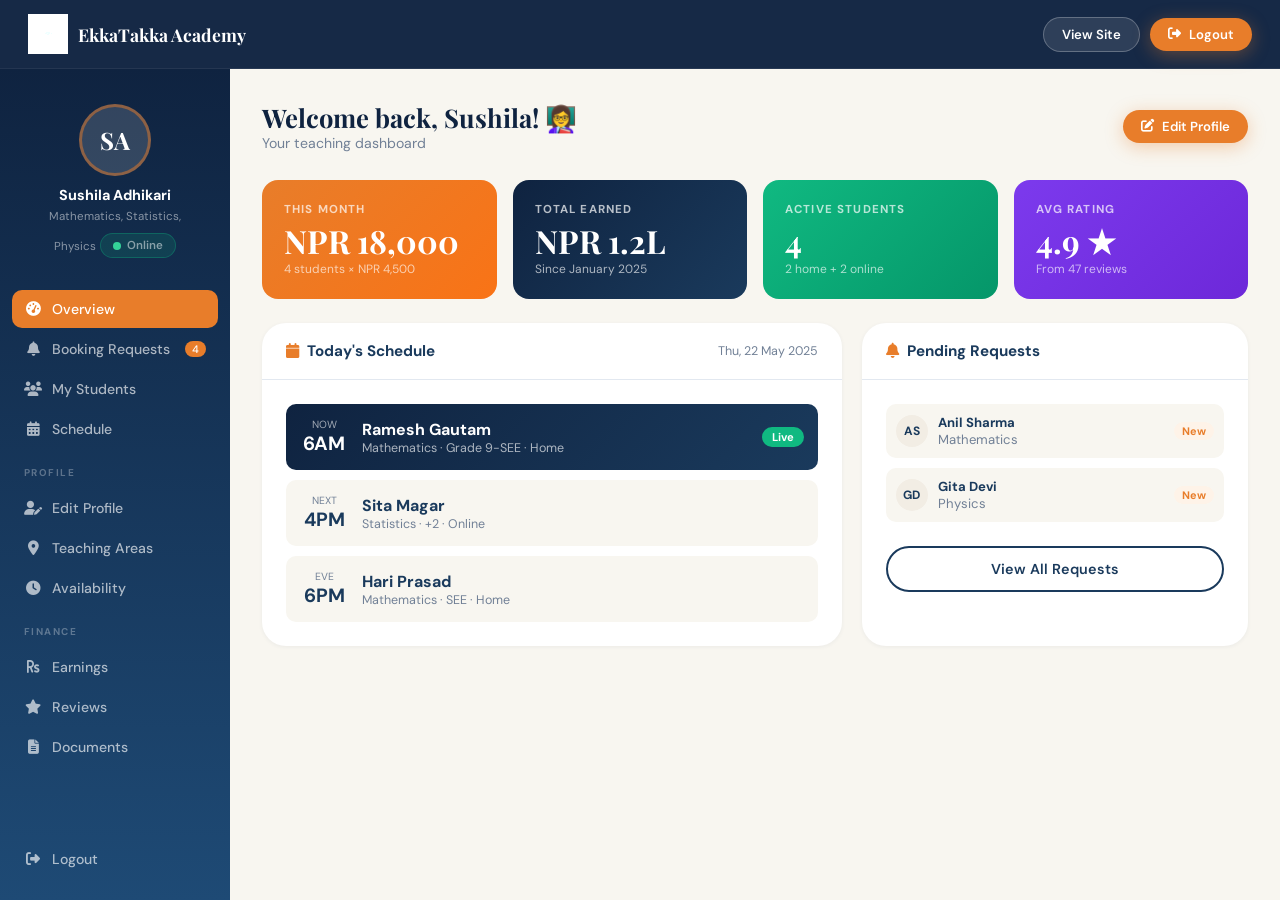
<file: dashboard-teacher.html>
<!DOCTYPE html>
<html lang="en">
<head>
<meta charset="UTF-8"/>
<meta name="viewport" content="width=device-width,initial-scale=1.0"/>
<title>Teacher Dashboard — EkkaTakka Academy</title>
<link rel="stylesheet" href="style.css"/>
<link href="https://fonts.googleapis.com/css2?family=Playfair+Display:wght@400;700;900&family=DM+Sans:wght@300;400;500;600;700&display=swap" rel="stylesheet"/>
<link rel="stylesheet" href="https://cdnjs.cloudflare.com/ajax/libs/font-awesome/6.5.0/css/all.min.css"/>
<style>
body{background:var(--cream)}
.tdash-layout{display:flex;min-height:100vh;padding-top:68px}
.tdash-sidebar{width:230px;background:linear-gradient(180deg,var(--navy-dark),var(--navy-mid));position:fixed;top:68px;bottom:0;left:0;overflow-y:auto;padding:20px 12px;z-index:100;display:flex;flex-direction:column}
.tdash-main{margin-left:230px;flex:1;padding:32px}
.tprofile-mini{text-align:center;padding:16px;margin-bottom:16px}
.tprofile-avatar{width:72px;height:72px;border-radius:50%;background:rgba(255,255,255,.15);border:3px solid rgba(232,125,42,.5);display:flex;align-items:center;justify-content:center;font-family:'Playfair Display',serif;font-size:1.5rem;font-weight:700;color:var(--white);margin:0 auto 10px}
.tprofile-mini strong{display:block;font-size:.9rem;color:var(--white)}
.tprofile-mini span{font-size:.72rem;color:rgba(255,255,255,.5)}
.tprofile-status{display:inline-flex;align-items:center;gap:6px;background:rgba(16,185,129,.15);border:1px solid rgba(16,185,129,.3);color:#34d399;font-size:.72rem;font-weight:600;padding:4px 12px;border-radius:100px;margin-top:8px;cursor:pointer}
.tnav-item{display:flex;align-items:center;gap:10px;padding:10px 12px;border-radius:var(--radius-sm);color:rgba(255,255,255,.65);font-size:.88rem;font-weight:500;cursor:pointer;transition:var(--transition);margin-bottom:2px;border:none;background:none;width:100%;text-align:left}
.tnav-item:hover{background:rgba(255,255,255,.1);color:var(--white)}
.tnav-item.active{background:var(--orange);color:var(--white)}
.tnav-item i{width:18px;text-align:center;font-size:.9rem}
.tnav-section{font-size:.62rem;font-weight:700;letter-spacing:.15em;text-transform:uppercase;color:rgba(255,255,255,.3);padding:4px 12px;margin:12px 0 6px}
.tdash-section{display:none}.tdash-section.active{display:block}
.tdash-topbar{display:flex;align-items:center;justify-content:space-between;margin-bottom:28px;flex-wrap:wrap;gap:12px}
.tdash-topbar h2{font-family:'Playfair Display',serif;font-size:1.6rem;color:var(--navy-dark)}
.earn-cards{display:grid;grid-template-columns:repeat(4,1fr);gap:16px;margin-bottom:24px}
.earn-card{border-radius:var(--radius);padding:22px;color:var(--white)}
.earn-card.e1{background:linear-gradient(135deg,var(--orange),#f97316)}
.earn-card.e2{background:linear-gradient(135deg,var(--navy-dark),var(--navy))}
.earn-card.e3{background:linear-gradient(135deg,var(--success),#059669)}
.earn-card.e4{background:linear-gradient(135deg,#7c3aed,#6d28d9)}
.earn-card-label{font-size:.72rem;font-weight:700;text-transform:uppercase;letter-spacing:.1em;opacity:.7;margin-bottom:8px}
.earn-card-val{font-family:'Playfair Display',serif;font-size:2rem;font-weight:700;line-height:1}
.earn-card-sub{font-size:.75rem;opacity:.65;margin-top:4px}
.tpanel{background:var(--white);border-radius:var(--radius-lg);box-shadow:var(--shadow-xs);overflow:hidden;margin-bottom:20px}
.tpanel-header{padding:18px 24px;border-bottom:1px solid var(--border);display:flex;align-items:center;justify-content:space-between}
.tpanel-title{font-size:.95rem;font-weight:700;color:var(--navy);display:flex;align-items:center;gap:8px}
.tpanel-title i{color:var(--orange)}
.tpanel-body{padding:24px}
.request-card{display:flex;align-items:center;gap:16px;padding:16px;border:1.5px solid var(--border);border-radius:var(--radius);margin-bottom:12px;transition:var(--transition)}
.request-card:hover{border-color:var(--orange);box-shadow:var(--shadow-sm)}
.req-avatar{width:48px;height:48px;border-radius:50%;background:var(--cream2);display:flex;align-items:center;justify-content:center;font-weight:700;color:var(--navy);flex-shrink:0;font-size:1rem}
.availability-grid{display:grid;grid-template-columns:repeat(7,1fr);gap:8px;margin-bottom:20px}
.day-toggle{padding:12px 6px;border:1.5px solid var(--border);border-radius:var(--radius-sm);text-align:center;cursor:pointer;transition:var(--transition);font-size:.82rem;font-weight:600;color:var(--text-mid);background:var(--cream)}
.day-toggle.on{background:var(--navy);border-color:var(--navy);color:var(--white)}
.area-chip{display:inline-flex;align-items:center;gap:6px;background:var(--cream);border:1.5px solid var(--border);border-radius:100px;padding:6px 14px;font-size:.82rem;font-weight:500;color:var(--navy);margin:4px}
.area-chip button{background:none;border:none;color:var(--text-light);cursor:pointer;font-size:.75rem;padding:0;display:flex;align-items:center}
.area-chip button:hover{color:#991b1b}
.rating-summary{display:flex;align-items:center;gap:24px}
.big-rating{font-family:'Playfair Display',serif;font-size:3.5rem;font-weight:700;color:var(--navy)}
.rating-bars{flex:1}
.rating-bar-row{display:flex;align-items:center;gap:10px;margin-bottom:6px;font-size:.78rem;color:var(--text-mid)}
.rating-bar-fill{flex:1;height:6px;background:var(--border);border-radius:3px;overflow:hidden}
.rating-bar-fill div{height:100%;background:var(--warning);border-radius:3px}
@media(max-width:1024px){.tdash-sidebar{width:64px}.tprofile-mini,.tnav-section,.tnav-item span{display:none}.tdash-main{margin-left:64px}}
@media(max-width:768px){.tdash-sidebar{display:none}.tdash-main{margin-left:0;padding:20px}.earn-cards{grid-template-columns:1fr 1fr}}
</style>
</head>
<body>
<nav class="navbar" id="navbar">
  <div class="nav-inner">
    <a href="index.html" class="nav-logo"><img src="logo.png" alt=""/><span class="nav-logo-text">EkkaTakka Academy</span></a>
    <div class="nav-actions" style="margin-left:auto">
      <a href="find-teachers.html" class="btn btn-ghost btn-sm">View Site</a>
      <a href="index.html" class="btn btn-primary btn-sm"><i class="fas fa-sign-out-alt"></i> Logout</a>
    </div>
  </div>
</nav>

<div class="tdash-layout">
  <aside class="tdash-sidebar">
    <div class="tprofile-mini">
      <div class="tprofile-avatar" id="tdAvatar">SA</div>
      <strong id="tdName">Sushila Adhikari</strong>
      <span id="tdSubjects">Mathematics, Physics</span>
      <div class="tprofile-status" onclick="toggleOnline()"><span id="statusDot" style="width:8px;height:8px;border-radius:50%;background:#34d399;display:inline-block"></span><span id="statusText">Online</span></div>
    </div>
    <button class="tnav-item active" onclick="showTSection('overview')"><i class="fas fa-tachometer-alt"></i><span>Overview</span></button>
    <button class="tnav-item" onclick="showTSection('requests')"><i class="fas fa-bell"></i><span>Booking Requests</span> <span style="background:var(--orange);color:var(--white);border-radius:100px;padding:1px 7px;font-size:.68rem;margin-left:auto">4</span></button>
    <button class="tnav-item" onclick="showTSection('students')"><i class="fas fa-users"></i><span>My Students</span></button>
    <button class="tnav-item" onclick="showTSection('schedule')"><i class="fas fa-calendar-alt"></i><span>Schedule</span></button>
    <div class="tnav-section">Profile</div>
    <button class="tnav-item" onclick="showTSection('profile')"><i class="fas fa-user-edit"></i><span>Edit Profile</span></button>
    <button class="tnav-item" onclick="showTSection('areas')"><i class="fas fa-map-marker-alt"></i><span>Teaching Areas</span></button>
    <button class="tnav-item" onclick="showTSection('availability')"><i class="fas fa-clock"></i><span>Availability</span></button>
    <div class="tnav-section">Finance</div>
    <button class="tnav-item" onclick="showTSection('earnings')"><i class="fas fa-rupee-sign"></i><span>Earnings</span></button>
    <button class="tnav-item" onclick="showTSection('reviews')"><i class="fas fa-star"></i><span>Reviews</span></button>
    <button class="tnav-item" onclick="showTSection('documents')"><i class="fas fa-file-alt"></i><span>Documents</span></button>
    <div style="flex:1"></div>
    <button class="tnav-item" onclick="window.location='index.html'" style="margin-top:auto"><i class="fas fa-sign-out-alt"></i><span>Logout</span></button>
  </aside>

  <main class="tdash-main">

    <!-- OVERVIEW -->
    <div class="tdash-section active" id="ts-overview">
      <div class="tdash-topbar">
        <div><h2>Welcome back, Sushila! 👩‍🏫</h2><p style="color:var(--text-light);font-size:.88rem">Your teaching dashboard</p></div>
        <button class="btn btn-primary btn-sm" onclick="showTSection('profile')"><i class="fas fa-edit"></i> Edit Profile</button>
      </div>
      <div class="earn-cards">
        <div class="earn-card e1"><div class="earn-card-label">This Month</div><div class="earn-card-val">NPR 18,000</div><div class="earn-card-sub">4 students × NPR 4,500</div></div>
        <div class="earn-card e2"><div class="earn-card-label">Total Earned</div><div class="earn-card-val">NPR 1.2L</div><div class="earn-card-sub">Since January 2025</div></div>
        <div class="earn-card e3"><div class="earn-card-label">Active Students</div><div class="earn-card-val">4</div><div class="earn-card-sub">2 home + 2 online</div></div>
        <div class="earn-card e4"><div class="earn-card-label">Avg Rating</div><div class="earn-card-val">4.9 ★</div><div class="earn-card-sub">From 47 reviews</div></div>
      </div>
      <div style="display:grid;grid-template-columns:1.5fr 1fr;gap:20px">
        <div class="tpanel">
          <div class="tpanel-header"><div class="tpanel-title"><i class="fas fa-calendar"></i> Today's Schedule</div><span style="font-size:.78rem;color:var(--text-light)">Thu, 22 May 2025</span></div>
          <div class="tpanel-body" style="display:flex;flex-direction:column;gap:10px">
            <div style="display:flex;align-items:center;gap:14px;padding:14px;background:linear-gradient(135deg,var(--navy-dark),var(--navy));border-radius:var(--radius-sm);color:var(--white)">
              <div style="text-align:center;min-width:48px"><div style="font-size:.65rem;opacity:.6">NOW</div><div style="font-size:1.2rem;font-weight:700">6AM</div></div>
              <div style="flex:1"><strong>Ramesh Gautam</strong><div style="font-size:.78rem;opacity:.65">Mathematics · Grade 9-SEE · Home</div></div>
              <span style="background:var(--success);color:var(--white);padding:3px 10px;border-radius:100px;font-size:.7rem;font-weight:700">Live</span>
            </div>
            <div style="display:flex;align-items:center;gap:14px;padding:14px;background:var(--cream);border-radius:var(--radius-sm)">
              <div style="text-align:center;min-width:48px;color:var(--text-light)"><div style="font-size:.65rem">NEXT</div><div style="font-size:1.2rem;font-weight:700;color:var(--navy)">4PM</div></div>
              <div style="flex:1"><strong style="color:var(--navy)">Sita Magar</strong><div style="font-size:.78rem;color:var(--text-light)">Statistics · +2 · Online</div></div>
            </div>
            <div style="display:flex;align-items:center;gap:14px;padding:14px;background:var(--cream);border-radius:var(--radius-sm)">
              <div style="text-align:center;min-width:48px;color:var(--text-light)"><div style="font-size:.65rem">EVE</div><div style="font-size:1.2rem;font-weight:700;color:var(--navy)">6PM</div></div>
              <div style="flex:1"><strong style="color:var(--navy)">Hari Prasad</strong><div style="font-size:.78rem;color:var(--text-light)">Mathematics · SEE · Home</div></div>
            </div>
          </div>
        </div>
        <div class="tpanel">
          <div class="tpanel-header"><div class="tpanel-title"><i class="fas fa-bell"></i> Pending Requests</div></div>
          <div class="tpanel-body" style="display:flex;flex-direction:column;gap:10px" id="pendingRequestsMini"></div>
          <div style="padding:0 24px 20px"><button class="btn btn-outline" style="width:100%;justify-content:center" onclick="showTSection('requests')">View All Requests</button></div>
        </div>
      </div>
    </div>

    <!-- REQUESTS -->
    <div class="tdash-section" id="ts-requests">
      <div class="tdash-topbar"><h2>Booking Requests</h2></div>
      <div class="tpanel">
        <div class="tpanel-header"><div class="tpanel-title"><i class="fas fa-inbox"></i> Incoming Requests (4)</div></div>
        <div class="tpanel-body" id="requestsList"></div>
      </div>
    </div>

    <!-- STUDENTS -->
    <div class="tdash-section" id="ts-students">
      <div class="tdash-topbar"><h2>My Students</h2></div>
      <div class="tpanel">
        <div class="tpanel-header"><div class="tpanel-title"><i class="fas fa-users"></i> Current Students (4)</div></div>
        <div class="tpanel-body" id="studentsList"></div>
      </div>
    </div>

    <!-- AVAILABILITY -->
    <div class="tdash-section" id="ts-availability">
      <div class="tdash-topbar"><h2>Manage Availability</h2></div>
      <div class="tpanel">
        <div class="tpanel-header"><div class="tpanel-title"><i class="fas fa-calendar-check"></i> Available Days</div><button class="btn btn-primary btn-sm" onclick="showToast('Availability saved!')"><i class="fas fa-save"></i> Save</button></div>
        <div class="tpanel-body">
          <div class="availability-grid" id="dayToggles"></div>
          <div style="margin-top:8px"><strong style="font-size:.9rem;color:var(--navy)">Time Slots</strong>
          <div style="display:flex;flex-direction:column;gap:10px;margin-top:12px" id="timeSlots"></div></div>
        </div>
      </div>
    </div>

    <!-- AREAS -->
    <div class="tdash-section" id="ts-areas">
      <div class="tdash-topbar"><h2>Teaching Areas</h2></div>
      <div class="tpanel">
        <div class="tpanel-header"><div class="tpanel-title"><i class="fas fa-map-marked-alt"></i> Wards I Can Travel To</div><button class="btn btn-primary btn-sm" onclick="showToast('Areas saved!')"><i class="fas fa-save"></i> Save</button></div>
        <div class="tpanel-body">
          <p style="font-size:.88rem;color:var(--text-mid);margin-bottom:16px">Add districts, local levels, and wards where you can offer home tuition.</p>
          <div id="currentAreas" style="margin-bottom:20px"></div>
          <div style="display:grid;grid-template-columns:1fr 1fr 1fr;gap:10px">
            <select id="aProvince" class="filter-select" onchange="aOnProvince()"><option value="">Province</option></select>
            <select id="aDistrict" class="filter-select" disabled onchange="aOnDistrict()"><option value="">District</option></select>
            <select id="aLL" class="filter-select" disabled><option value="">Local Level</option></select>
          </div>
          <button class="btn btn-navy btn-sm" style="margin-top:12px" onclick="addArea()"><i class="fas fa-plus"></i> Add Area</button>
        </div>
      </div>
    </div>

    <!-- EARNINGS -->
    <div class="tdash-section" id="ts-earnings">
      <div class="tdash-topbar"><h2>Earnings</h2></div>
      <div class="earn-cards">
        <div class="earn-card e1"><div class="earn-card-label">This Month</div><div class="earn-card-val">NPR 18,000</div><div class="earn-card-sub">+NPR 2,000 from last month</div></div>
        <div class="earn-card e2"><div class="earn-card-label">Last Month</div><div class="earn-card-val">NPR 16,000</div></div>
        <div class="earn-card e3"><div class="earn-card-label">Total (2025)</div><div class="earn-card-val">NPR 1.2L</div></div>
        <div class="earn-card e4"><div class="earn-card-label">Pending Payout</div><div class="earn-card-val">NPR 4,500</div><div class="earn-card-sub">Processed on 1st</div></div>
      </div>
      <div class="tpanel">
        <div class="tpanel-header"><div class="tpanel-title"><i class="fas fa-chart-bar"></i> Monthly Earnings</div></div>
        <div class="tpanel-body"><div style="display:flex;gap:8px;align-items:flex-end;height:120px" id="earningsChart"></div></div>
      </div>
      <div class="tpanel">
        <div class="tpanel-header"><div class="tpanel-title"><i class="fas fa-list"></i> Payment History</div></div>
        <div class="tpanel-body" id="earningsTable"></div>
      </div>
    </div>

    <!-- REVIEWS -->
    <div class="tdash-section" id="ts-reviews">
      <div class="tdash-topbar"><h2>My Reviews</h2></div>
      <div class="tpanel">
        <div class="tpanel-header"><div class="tpanel-title"><i class="fas fa-star"></i> Rating Summary</div></div>
        <div class="tpanel-body">
          <div class="rating-summary">
            <div style="text-align:center"><div class="big-rating">4.9</div><div style="color:var(--warning);font-size:1.3rem">★★★★★</div><div style="font-size:.78rem;color:var(--text-light)">47 reviews</div></div>
            <div class="rating-bars">
              <div class="rating-bar-row"><span style="width:14px">5</span><i class="fas fa-star" style="color:var(--warning);font-size:.75rem"></i><div class="rating-bar-fill"><div style="width:85%"></div></div><span>40</span></div>
              <div class="rating-bar-row"><span style="width:14px">4</span><i class="fas fa-star" style="color:var(--warning);font-size:.75rem"></i><div class="rating-bar-fill"><div style="width:13%"></div></div><span>6</span></div>
              <div class="rating-bar-row"><span style="width:14px">3</span><i class="fas fa-star" style="color:var(--warning);font-size:.75rem"></i><div class="rating-bar-fill"><div style="width:2%"></div></div><span>1</span></div>
              <div class="rating-bar-row"><span style="width:14px">2</span><i class="fas fa-star" style="color:var(--warning);font-size:.75rem"></i><div class="rating-bar-fill"><div style="width:0%"></div></div><span>0</span></div>
              <div class="rating-bar-row"><span style="width:14px">1</span><i class="fas fa-star" style="color:var(--warning);font-size:.75rem"></i><div class="rating-bar-fill"><div style="width:0%"></div></div><span>0</span></div>
            </div>
          </div>
        </div>
      </div>
      <div class="tpanel">
        <div class="tpanel-header"><div class="tpanel-title"><i class="fas fa-comments"></i> Recent Reviews</div></div>
        <div class="tpanel-body" id="reviewsList"></div>
      </div>
    </div>

    <!-- PROFILE -->
    <div class="tdash-section" id="ts-profile">
      <div class="tdash-topbar"><h2>Edit Profile</h2><button class="btn btn-primary btn-sm" onclick="showToast('Profile updated successfully!')"><i class="fas fa-save"></i> Save Changes</button></div>
      <div class="tpanel">
        <div class="tpanel-header"><div class="tpanel-title"><i class="fas fa-user"></i> Teacher Information</div></div>
        <div class="tpanel-body" style="display:grid;grid-template-columns:1fr 1fr;gap:16px">
          <div><label style="display:block;font-size:.78rem;font-weight:700;text-transform:uppercase;letter-spacing:.08em;color:var(--text-light);margin-bottom:6px">Full Name</label><input style="width:100%;padding:11px 14px;border:1.5px solid var(--border);border-radius:var(--radius-sm);font-family:'DM Sans',sans-serif;font-size:.9rem;outline:none" value="Sushila Adhikari"/></div>
          <div><label style="display:block;font-size:.78rem;font-weight:700;text-transform:uppercase;letter-spacing:.08em;color:var(--text-light);margin-bottom:6px">Phone</label><input style="width:100%;padding:11px 14px;border:1.5px solid var(--border);border-radius:var(--radius-sm);font-family:'DM Sans',sans-serif;font-size:.9rem;outline:none" value="9800000001"/></div>
          <div><label style="display:block;font-size:.78rem;font-weight:700;text-transform:uppercase;letter-spacing:.08em;color:var(--text-light);margin-bottom:6px">Qualification</label><input style="width:100%;padding:11px 14px;border:1.5px solid var(--border);border-radius:var(--radius-sm);font-family:'DM Sans',sans-serif;font-size:.9rem;outline:none" value="M.Ed Mathematics, Tribhuvan University"/></div>
          <div><label style="display:block;font-size:.78rem;font-weight:700;text-transform:uppercase;letter-spacing:.08em;color:var(--text-light);margin-bottom:6px">Experience</label><input style="width:100%;padding:11px 14px;border:1.5px solid var(--border);border-radius:var(--radius-sm);font-family:'DM Sans',sans-serif;font-size:.9rem;outline:none" value="8 years"/></div>
          <div><label style="display:block;font-size:.78rem;font-weight:700;text-transform:uppercase;letter-spacing:.08em;color:var(--text-light);margin-bottom:6px">Monthly Rate (NPR)</label><input style="width:100%;padding:11px 14px;border:1.5px solid var(--border);border-radius:var(--radius-sm);font-family:'DM Sans',sans-serif;font-size:.9rem;outline:none" value="4500"/></div>
          <div><label style="display:block;font-size:.78rem;font-weight:700;text-transform:uppercase;letter-spacing:.08em;color:var(--text-light);margin-bottom:6px">Hourly Rate (NPR)</label><input style="width:100%;padding:11px 14px;border:1.5px solid var(--border);border-radius:var(--radius-sm);font-family:'DM Sans',sans-serif;font-size:.9rem;outline:none" value="300"/></div>
          <div style="grid-column:1/-1"><label style="display:block;font-size:.78rem;font-weight:700;text-transform:uppercase;letter-spacing:.08em;color:var(--text-light);margin-bottom:6px">Bio</label><textarea style="width:100%;padding:11px 14px;border:1.5px solid var(--border);border-radius:var(--radius-sm);font-family:'DM Sans',sans-serif;font-size:.9rem;outline:none;resize:vertical" rows="3">8 years of experience teaching Math & Science. SEE distinction guarantee program.</textarea></div>
        </div>
      </div>
    </div>

    <!-- DOCUMENTS -->
    <div class="tdash-section" id="ts-documents">
      <div class="tdash-topbar"><h2>Documents</h2></div>
      <div class="tpanel">
        <div class="tpanel-header"><div class="tpanel-title"><i class="fas fa-file-alt"></i> Uploaded Documents</div></div>
        <div class="tpanel-body" style="display:flex;flex-direction:column;gap:14px">
          <div style="display:flex;align-items:center;gap:16px;padding:16px;background:var(--cream);border-radius:var(--radius);border:1.5px solid var(--border)">
            <div style="width:44px;height:44px;background:#d1fae5;border-radius:10px;display:flex;align-items:center;justify-content:center;color:var(--success);font-size:1.2rem"><i class="fas fa-id-card"></i></div>
            <div style="flex:1"><strong style="color:var(--navy)">Citizenship Certificate</strong><div style="font-size:.78rem;color:var(--text-light)">Uploaded 15 Jan 2025</div></div>
            <span style="background:#d1fae5;color:#065f46;padding:4px 12px;border-radius:100px;font-size:.72rem;font-weight:700"><i class="fas fa-check"></i> Verified</span>
          </div>
          <div style="display:flex;align-items:center;gap:16px;padding:16px;background:var(--cream);border-radius:var(--radius);border:1.5px solid var(--border)">
            <div style="width:44px;height:44px;background:#fef3c7;border-radius:10px;display:flex;align-items:center;justify-content:center;color:var(--warning);font-size:1.2rem"><i class="fas fa-certificate"></i></div>
            <div style="flex:1"><strong style="color:var(--navy)">M.Ed Degree Certificate</strong><div style="font-size:.78rem;color:var(--text-light)">Uploaded 15 Jan 2025</div></div>
            <span style="background:#fef3c7;color:#92400e;padding:4px 12px;border-radius:100px;font-size:.72rem;font-weight:700"><i class="fas fa-clock"></i> Pending</span>
          </div>
          <div style="border:2px dashed var(--border);border-radius:var(--radius);padding:28px;text-align:center;cursor:pointer;transition:var(--transition)" onclick="showToast('Upload dialog opening...')">
            <i class="fas fa-cloud-upload-alt" style="font-size:1.8rem;color:var(--border-dark);margin-bottom:10px"></i>
            <p style="font-size:.88rem;color:var(--text-mid)"><strong>Upload New Document</strong><br/><span style="font-size:.78rem">Drag & drop or click — JPG, PNG, PDF</span></p>
          </div>
        </div>
      </div>
    </div>

    <!-- SCHEDULE -->
    <div class="tdash-section" id="ts-schedule">
      <div class="tdash-topbar"><h2>My Schedule</h2></div>
      <div class="tpanel">
        <div class="tpanel-header"><div class="tpanel-title"><i class="fas fa-calendar-week"></i> This Week</div></div>
        <div class="tpanel-body" id="scheduleGrid"></div>
      </div>
    </div>

  </main>
</div>

<div class="toast" id="toast"></div>
<script src="db.js"></script>
<script src="app.js"></script>
<script>
const teacher = DB.teachers[0];
let isOnline = true;

function showTSection(name) {
  document.querySelectorAll('.tdash-section').forEach(s => s.classList.remove('active'));
  document.querySelectorAll('.tnav-item').forEach(n => n.classList.remove('active'));
  document.getElementById('ts-' + name)?.classList.add('active');
  document.querySelector(`.tnav-item[onclick*="'${name}'"]`)?.classList.add('active');
}

function toggleOnline() {
  isOnline = !isOnline;
  document.getElementById('statusDot').style.background = isOnline ? '#34d399' : '#94a3b8';
  document.getElementById('statusText').textContent = isOnline ? 'Online' : 'Offline';
  showToast(isOnline ? 'You are now Online!' : 'You are now Offline');
}

function buildRequests() {
  const names = ['Anil Sharma','Gita Devi','Binod Rai','Sunita Magar'];
  const subjects = ['Mathematics','Physics','Statistics','Math + Science'];
  const list = document.getElementById('requestsList');
  const mini = document.getElementById('pendingRequestsMini');
  if (!list) return;
  names.forEach((name, i) => {
    const html = `<div class="request-card">
      <div class="req-avatar">${name.split(' ').map(n=>n[0]).join('')}</div>
      <div style="flex:1">
        <strong style="color:var(--navy)">${name}</strong>
        <div style="font-size:.78rem;color:var(--text-light)">${subjects[i]} · ${i%2===0?'Home Tuition':'Online'} · NPR 4,500/mo</div>
        <div style="font-size:.75rem;color:var(--text-light);margin-top:2px"><i class="fas fa-map-marker-alt" style="color:var(--orange)"></i> Kathmandu, Ward ${10+i}</div>
      </div>
      <div style="display:flex;flex-direction:column;gap:6px;align-items:flex-end">
        <button class="btn btn-sm" style="background:#d1fae5;color:#065f46;border:none" onclick="this.closest('.request-card').style.opacity='.4';showToast('${name} booking accepted!')"><i class="fas fa-check"></i> Accept</button>
        <button class="btn btn-sm" style="background:#fee2e2;color:#991b1b;border:none" onclick="showToast('Request declined', 'times-circle')"><i class="fas fa-times"></i> Decline</button>
      </div></div>`;
    list.innerHTML += html;
    if (mini && i < 2) mini.innerHTML += `<div style="display:flex;align-items:center;gap:10px;padding:10px;background:var(--cream);border-radius:var(--radius-sm)"><div style="width:32px;height:32px;border-radius:50%;background:var(--cream2);display:flex;align-items:center;justify-content:center;font-size:.75rem;font-weight:700;color:var(--navy)">${name.split(' ').map(n=>n[0]).join('')}</div><div style="flex:1;font-size:.82rem"><strong style="color:var(--navy)">${name}</strong><div style="color:var(--text-light)">${subjects[i]}</div></div><span style="background:var(--orange-pale);color:var(--orange);font-size:.68rem;font-weight:700;padding:2px 8px;border-radius:100px">New</span></div>`;
  });
}

function buildStudentsList() {
  const list = document.getElementById('studentsList');
  if (!list) return;
  const students = [
    {name:'Ramesh Gautam', subj:'Mathematics', since:'Mar 2025', mode:'Home'},
    {name:'Sita Magar', subj:'Statistics', since:'Apr 2025', mode:'Online'},
    {name:'Hari Prasad', subj:'Mathematics', since:'Feb 2025', mode:'Home'},
    {name:'Priya KC', subj:'Math + Science', since:'May 2025', mode:'Online'},
  ];
  students.forEach(s => {
    list.innerHTML += `<div class="request-card">
      <div class="req-avatar">${s.name.split(' ').map(n=>n[0]).join('')}</div>
      <div style="flex:1"><strong style="color:var(--navy)">${s.name}</strong>
        <div style="font-size:.78rem;color:var(--text-light)">${s.subj} · ${s.mode} · Since ${s.since}</div></div>
      <div style="display:flex;gap:8px">
        <span class="booking-status status-active" style="align-self:center">Active</span>
        <button class="btn btn-primary btn-sm" onclick="showToast('Chat with ${s.name}...')"><i class="fas fa-comment"></i></button>
      </div></div>`;
  });
}

function buildDayToggles() {
  const grid = document.getElementById('dayToggles');
  if (!grid) return;
  const days = ['Sun','Mon','Tue','Wed','Thu','Fri','Sat'];
  const activeDays = teacher.available_days;
  days.forEach(d => {
    grid.innerHTML += `<div class="day-toggle ${activeDays.includes(d)?'on':''}" onclick="this.classList.toggle('on')">${d}</div>`;
  });
  const slots = document.getElementById('timeSlots');
  if (!slots) return;
  ['6:00 AM – 8:00 AM','10:00 AM – 12:00 PM','4:00 PM – 7:00 PM','7:00 PM – 9:00 PM'].forEach((s,i) => {
    slots.innerHTML += `<label style="display:flex;align-items:center;gap:10px;font-size:.88rem;color:var(--text-mid);cursor:pointer">
      <input type="checkbox" ${i<2?'checked':''} style="accent-color:var(--orange);width:16px;height:16px"/> ${s}</label>`;
  });
}

let currentAreas = ['Kathmandu Metropolitan City, Bagmati','Lalitpur Metropolitan City, Bagmati'];
function buildAreas() {
  const container = document.getElementById('currentAreas');
  if (!container) return;
  container.innerHTML = '<div style="margin-bottom:10px;font-size:.8rem;font-weight:700;color:var(--text-light);text-transform:uppercase;letter-spacing:.08em">Current Teaching Areas</div><div>';
  currentAreas.forEach((a, i) => {
    container.innerHTML += `<span class="area-chip">${a} <button onclick="removeArea(${i})"><i class="fas fa-times"></i></button></span>`;
  });
  container.innerHTML += '</div>';
}
function removeArea(i) {
  currentAreas.splice(i,1);
  buildAreas();
  showToast('Area removed');
}
function addArea() {
  const ll = document.getElementById('aLL').value;
  const dist = document.getElementById('aDistrict');
  if (!dist.value) { showToast('Please select a district', 'exclamation-circle'); return; }
  const distName = dist.options[dist.selectedIndex].text;
  const province = document.getElementById('aProvince');
  const provName = province.options[province.selectedIndex].text.replace(' Province','');
  currentAreas.push(`${ll ? document.getElementById('aLL').options[document.getElementById('aLL').selectedIndex].text + ', ' : ''}${distName}, ${provName}`);
  buildAreas();
  showToast('Teaching area added!');
}
function aOnProvince() {
  const pid = parseInt(document.getElementById('aProvince').value);
  const distSel = document.getElementById('aDistrict');
  distSel.innerHTML = '<option value="">District</option>';
  distSel.disabled = !pid;
  if (!pid) return;
  DB.getDistrictsByProvince(pid).forEach(d => { distSel.innerHTML += `<option value="${d.id}">${d.name}</option>`; });
}
function aOnDistrict() {
  const did = parseInt(document.getElementById('aDistrict').value);
  const llSel = document.getElementById('aLL');
  llSel.innerHTML = '<option value="">Local Level</option>';
  llSel.disabled = !did;
  if (!did) return;
  DB.getLocalLevelsByDistrict(did).forEach(l => { llSel.innerHTML += `<option value="${l.id}">${l.name}</option>`; });
}

function buildEarnings() {
  const months = ['Jan','Feb','Mar','Apr','May'];
  const vals = [12000,14000,16000,15000,18000];
  const max = Math.max(...vals);
  const chart = document.getElementById('earningsChart');
  if (!chart) return;
  months.forEach((m, i) => {
    chart.innerHTML += `<div style="flex:1;display:flex;flex-direction:column;align-items:center;gap:6px">
      <div style="font-size:.72rem;font-weight:700;color:var(--navy)">NPR ${(vals[i]/1000).toFixed(0)}K</div>
      <div style="width:100%;background:linear-gradient(to top,var(--orange),var(--orange-light));border-radius:4px 4px 0 0;height:${(vals[i]/max)*100}px"></div>
      <div style="font-size:.68rem;color:var(--text-light)">${m}</div></div>`;
  });
  const table = document.getElementById('earningsTable');
  if (!table) return;
  months.forEach((m, i) => {
    table.innerHTML += `<div style="display:flex;justify-content:space-between;align-items:center;padding:12px 0;border-bottom:1px solid var(--border)">
      <div><strong style="color:var(--navy)">${m} 2025</strong><div style="font-size:.75rem;color:var(--text-light)">4 students · Paid on 1st</div></div>
      <div style="text-align:right"><strong style="color:var(--navy)">NPR ${vals[i].toLocaleString()}</strong><div style="font-size:.72rem;color:var(--success)"><i class="fas fa-check-circle"></i> Received</div></div></div>`;
  });
}

function buildReviews() {
  const list = document.getElementById('reviewsList');
  if (!list) return;
  const reviews = [
    {name:'Ramesh Gautam', text:'Exceptional teacher! My son went from C to A+ in Math. Highly recommended.', rating:5, date:'May 2025'},
    {name:'Kamala Adhikari', text:'Very patient and professional. She explains concepts in a simple way.', rating:5, date:'Apr 2025'},
    {name:'Binod Rai', text:'Great teaching methods. My daughter loves her classes.', rating:4, date:'Mar 2025'},
  ];
  reviews.forEach(r => {
    list.innerHTML += `<div style="padding:16px 0;border-bottom:1px solid var(--border)">
      <div style="display:flex;align-items:center;justify-content:space-between;margin-bottom:8px">
        <div style="display:flex;align-items:center;gap:10px">
          <div style="width:36px;height:36px;border-radius:50%;background:var(--cream2);display:flex;align-items:center;justify-content:center;font-weight:700;color:var(--navy);font-size:.85rem">${r.name.split(' ').map(n=>n[0]).join('')}</div>
          <strong style="color:var(--navy)">${r.name}</strong>
        </div>
        <div style="display:flex;align-items:center;gap:8px">
          <span style="color:var(--warning)">${'★'.repeat(r.rating)}</span>
          <span style="font-size:.75rem;color:var(--text-light)">${r.date}</span>
        </div>
      </div>
      <p style="font-size:.88rem;color:var(--text-mid);font-style:italic">"${r.text}"</p></div>`;
  });
}

function buildSchedule() {
  const grid = document.getElementById('scheduleGrid');
  if (!grid) return;
  const days = ['Sun 18','Mon 19','Tue 20','Wed 21','Thu 22','Fri 23','Sat 24'];
  const sessions = {
    'Sun 18':[{time:'6AM',student:'Ramesh',subj:'Math'}],
    'Mon 19':[{time:'6AM',student:'Hari',subj:'Math'},{time:'4PM',student:'Sita',subj:'Stats'}],
    'Tue 20':[{time:'6AM',student:'Ramesh',subj:'Math'}],
    'Wed 21':[{time:'4PM',student:'Priya',subj:'Science'}],
    'Thu 22':[{time:'6AM',student:'Ramesh',subj:'Math'},{time:'4PM',student:'Sita',subj:'Stats'},{time:'6PM',student:'Hari',subj:'Math'}],
    'Fri 23':[],
    'Sat 24':[{time:'10AM',student:'Priya',subj:'Math'}],
  };
  grid.innerHTML = `<div style="display:grid;grid-template-columns:repeat(7,1fr);gap:8px">` +
    days.map(d => `<div>
      <div style="font-size:.75rem;font-weight:700;color:var(--text-light);text-align:center;margin-bottom:8px;padding-bottom:8px;border-bottom:1px solid var(--border)">${d}</div>
      ${(sessions[d]||[]).map(s => `<div style="background:${d==='Thu 22'?'var(--orange-pale)':'var(--cream)'};border:1.5px solid ${d==='Thu 22'?'var(--orange)':'var(--border)'};border-radius:6px;padding:8px;margin-bottom:6px;font-size:.72rem">
        <div style="font-weight:700;color:var(--navy)">${s.time}</div>
        <div style="color:var(--text-mid)">${s.student}</div>
        <div style="color:var(--orange)">${s.subj}</div></div>`).join('')}
      ${(sessions[d]||[]).length===0?'<div style="text-align:center;padding:12px;font-size:.72rem;color:var(--border-dark)">Free</div>':''}
    </div>`).join('') + `</div>`;
}

// Populate area province selects
document.addEventListener('DOMContentLoaded', () => {
  buildRequests();
  buildStudentsList();
  buildDayToggles();
  buildAreas();
  buildEarnings();
  buildReviews();
  buildSchedule();
  // Area selects
  const aProvSel = document.getElementById('aProvince');
  if (aProvSel) {
    DB.provinces.forEach(p => { aProvSel.innerHTML += `<option value="${p.id}">${p.name}</option>`; });
  }
});
</script>
</body>
</html>
</file>
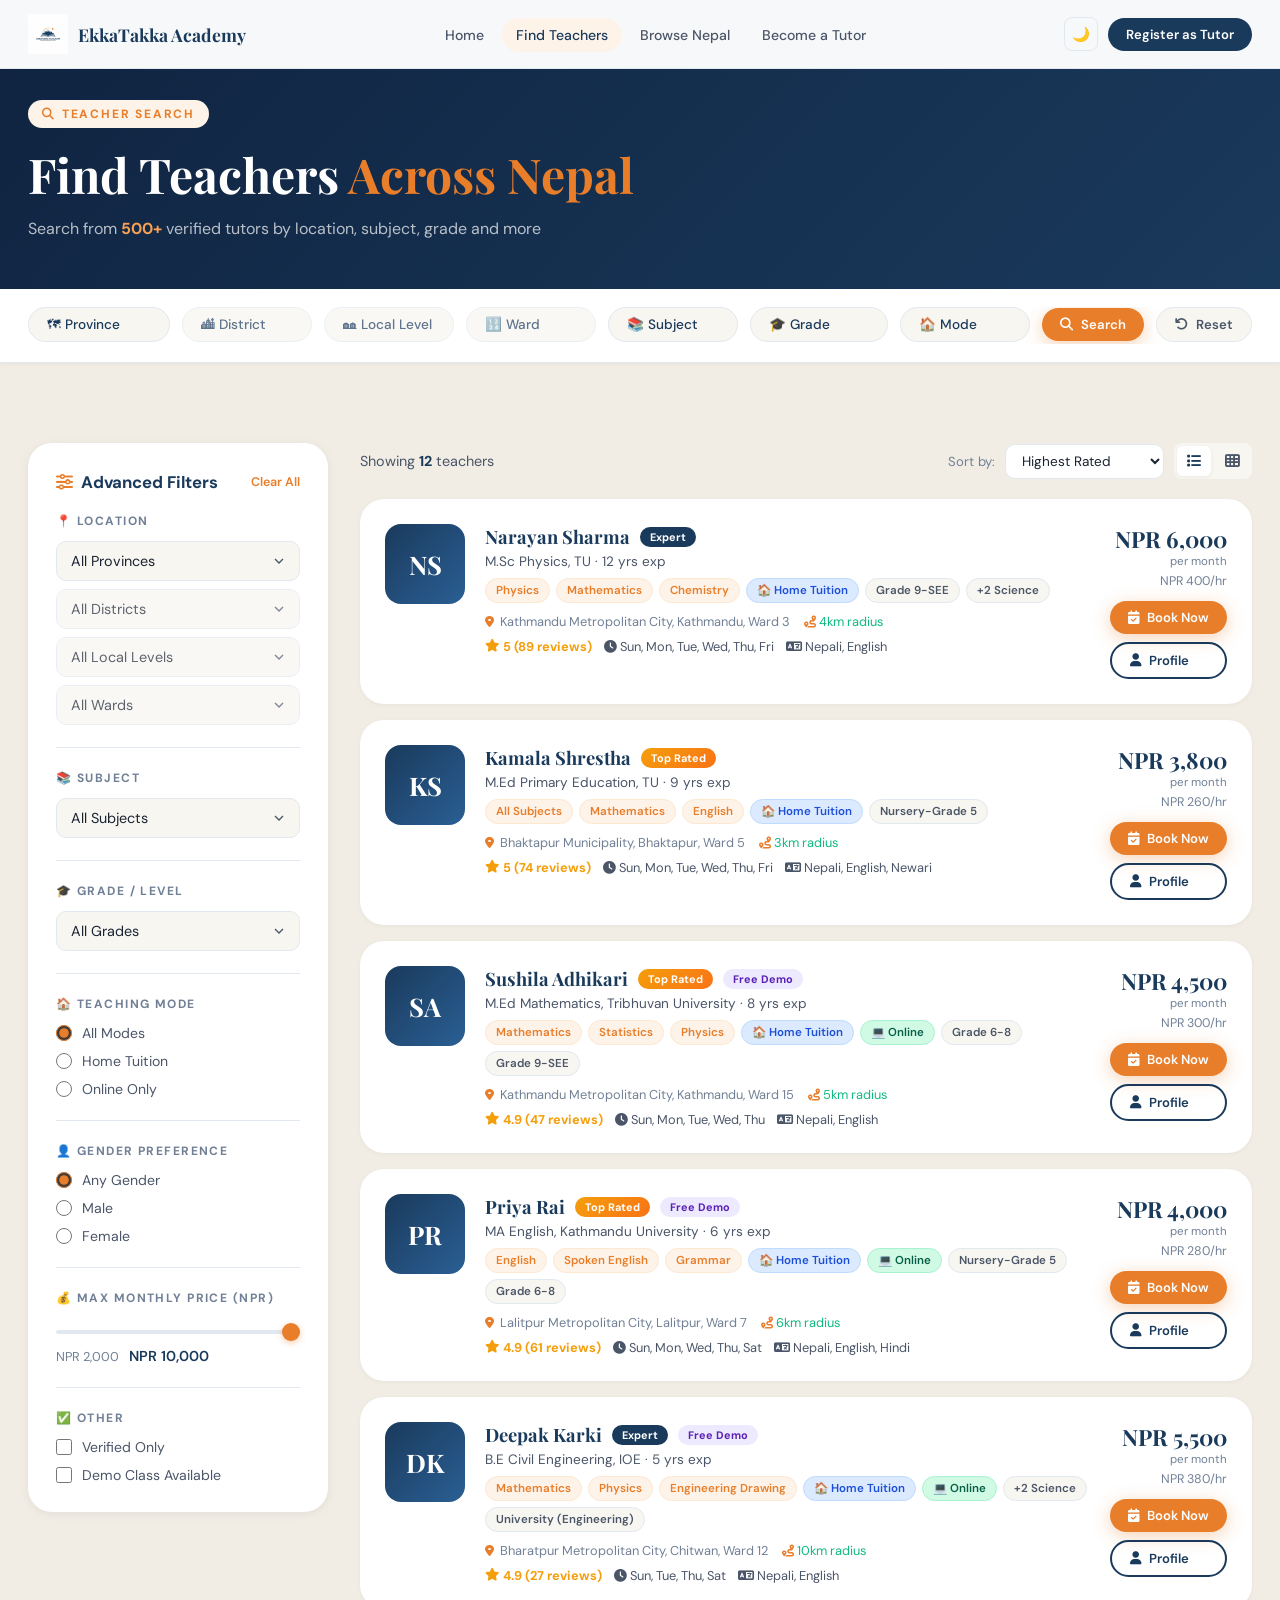
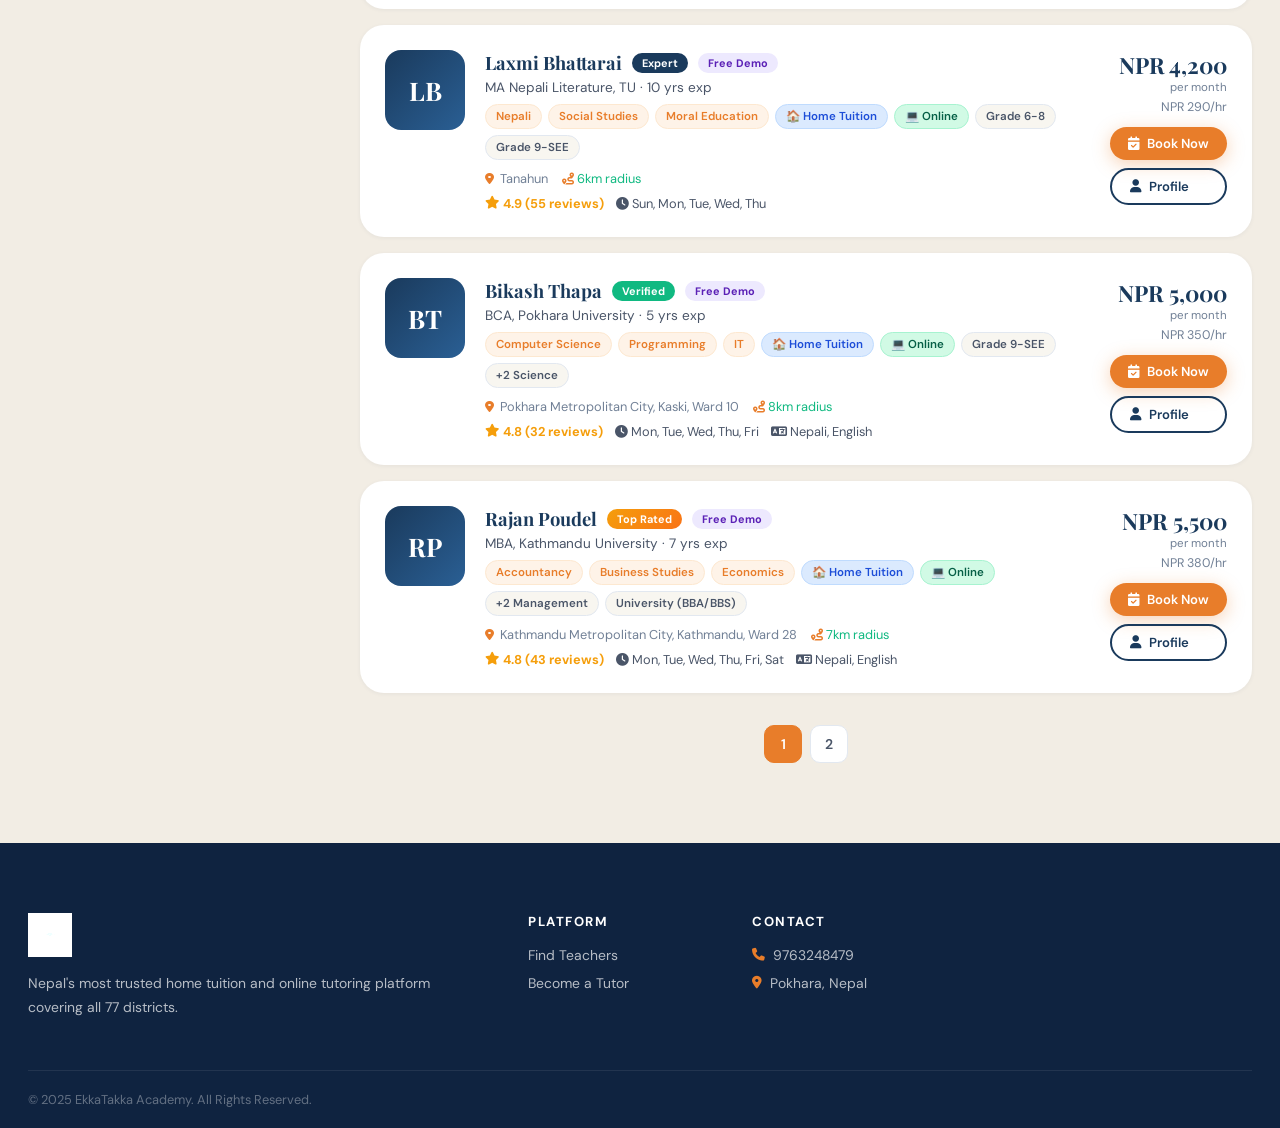
<file: find-teachers.html>
<!DOCTYPE html>
<html lang="en">
<head>
<meta charset="UTF-8"/>
<meta name="viewport" content="width=device-width,initial-scale=1.0"/>
<title>Find Teachers — EkkaTakka Academy Nepal</title>
<meta name="description" content="Search and filter verified home tuition and online teachers across all 77 districts of Nepal."/>
<link rel="stylesheet" href="style.css"/>
<link href="https://fonts.googleapis.com/css2?family=Playfair+Display:wght@400;700;900&family=DM+Sans:wght@300;400;500;600;700&display=swap" rel="stylesheet"/>
<link rel="stylesheet" href="https://cdnjs.cloudflare.com/ajax/libs/font-awesome/6.5.0/css/all.min.css"/>
<style>
.search-page-header{background:linear-gradient(135deg,var(--navy-dark),var(--navy));padding:100px 0 50px;margin-bottom:0}
.search-page-header h1{font-family:'Playfair Display',serif;font-size:clamp(2rem,4vw,3rem);color:var(--white);margin-bottom:12px}
.search-page-header p{color:rgba(255,255,255,0.7);font-size:1rem}
.top-filter-bar{background:var(--white);border-bottom:1px solid var(--border);padding:18px 0;position:sticky;top:68px;z-index:500;box-shadow:var(--shadow-xs)}
.top-filter-inner{display:flex;gap:12px;align-items:center;overflow-x:auto;padding-bottom:2px}
.top-filter-inner::-webkit-scrollbar{height:3px}
.top-filter-inner::-webkit-scrollbar-thumb{background:var(--border)}
.filter-pill-select{border:1.5px solid var(--border);border-radius:100px;padding:8px 18px;font-size:0.85rem;font-weight:500;color:var(--navy);background:var(--cream);outline:none;white-space:nowrap;cursor:pointer;transition:var(--transition);appearance:none;min-width:130px}
.filter-pill-select:focus,.filter-pill-select.active{border-color:var(--orange);background:var(--orange-pale);color:var(--orange)}
.active-filters{display:flex;gap:8px;flex-wrap:wrap;margin-bottom:16px}
.active-filter-tag{display:inline-flex;align-items:center;gap:6px;background:var(--navy);color:var(--white);font-size:0.78rem;font-weight:600;padding:5px 12px;border-radius:100px}
.active-filter-tag button{background:none;border:none;color:rgba(255,255,255,0.7);cursor:pointer;font-size:0.75rem;padding:0;margin:0;display:flex;align-items:center}
.active-filter-tag button:hover{color:var(--white)}
.view-toggle{display:flex;gap:4px;background:var(--cream);border-radius:8px;padding:3px}
.view-btn{padding:6px 10px;border:none;border-radius:6px;background:transparent;color:var(--text-mid);cursor:pointer;font-size:0.9rem;transition:var(--transition)}
.view-btn.active{background:var(--white);color:var(--navy);box-shadow:var(--shadow-xs)}
.teachers-grid-2col{display:grid;grid-template-columns:1fr 1fr;gap:16px}
@media(max-width:768px){.teachers-grid-2col{grid-template-columns:1fr}.top-filter-bar{position:static}}
</style>
</head>
<body>

<nav class="navbar light" id="navbar">
  <div class="nav-inner">
    <a href="index.html" class="nav-logo">
      <img src="logo.png" alt="EkkaTakka Academy" style="filter:none"/>
      <span class="nav-logo-text" style="color:var(--navy)">EkkaTakka Academy</span>
    </a>
    <ul class="nav-links" id="navLinks" style="--link-color:var(--text-mid)">
      <li><a href="index.html" class="nav-link" style="color:var(--text-mid)">Home</a></li>
      <li><a href="find-teachers.html" class="nav-link active" style="color:var(--navy);background:var(--orange-pale)">Find Teachers</a></li>
      <li><a href="index.html#browse" class="nav-link" style="color:var(--text-mid)">Browse Nepal</a></li>
      <li><a href="teacher-register.html" class="nav-link" style="color:var(--text-mid)">Become a Tutor</a></li>
    </ul>
    <div class="nav-actions">
      <button class="nav-theme" id="themeToggle" style="border-color:var(--border);color:var(--text-mid)">🌙</button>
      <a href="teacher-register.html" class="btn btn-navy btn-sm">Register as Tutor</a>
    </div>
    <button class="hamburger" id="hamburger" style="--span-bg:var(--navy)"><span style="background:var(--navy)"></span><span style="background:var(--navy)"></span><span style="background:var(--navy)"></span></button>
  </div>
</nav>

<!-- Page Header -->
<div class="search-page-header">
  <div class="container">
    <div class="section-label"><i class="fas fa-search"></i> Teacher Search</div>
    <h1>Find Teachers <span class="accent">Across Nepal</span></h1>
    <p>Search from <strong id="total-count" style="color:var(--orange-light)">500+</strong> verified tutors by location, subject, grade and more</p>
  </div>
</div>

<!-- Top Filter Bar -->
<div class="top-filter-bar">
  <div class="container">
    <div class="top-filter-inner">
      <select class="filter-pill-select" id="tf-province" onchange="tfOnProvince()">
        <option value="">🗺 Province</option>
      </select>
      <select class="filter-pill-select" id="tf-district" onchange="tfOnDistrict()" disabled>
        <option value="">🏙 District</option>
      </select>
      <select class="filter-pill-select" id="tf-locallevel" onchange="tfOnLocalLevel()" disabled>
        <option value="">🏘 Local Level</option>
      </select>
      <select class="filter-pill-select" id="tf-ward" disabled>
        <option value="">🔢 Ward</option>
      </select>
      <select class="filter-pill-select" id="tf-subject" onchange="applyFilters()">
        <option value="">📚 Subject</option>
      </select>
      <select class="filter-pill-select" id="tf-grade" onchange="applyFilters()">
        <option value="">🎓 Grade</option>
      </select>
      <select class="filter-pill-select" id="tf-mode" onchange="applyFilters()">
        <option value="">🏠 Mode</option>
        <option value="Home Tuition">Home Tuition</option>
        <option value="Online">Online</option>
      </select>
      <button class="btn btn-primary btn-sm" onclick="applyFilters()"><i class="fas fa-search"></i> Search</button>
      <button class="btn btn-sm" style="background:var(--cream);color:var(--text-mid);border:1.5px solid var(--border)" onclick="resetFilters()"><i class="fas fa-undo"></i> Reset</button>
    </div>
  </div>
</div>

<!-- Main Content -->
<div style="background:var(--cream2);padding:40px 0 80px">
  <div class="container">
    <div class="active-filters" id="activeFilters"></div>
    <div class="search-layout">
      <!-- Sidebar Filter -->
      <div class="filter-panel">
        <div class="filter-title">
          <span><i class="fas fa-sliders-h" style="color:var(--orange);margin-right:8px"></i>Advanced Filters</span>
          <button class="filter-reset" onclick="resetFilters()">Clear All</button>
        </div>

        <div class="filter-group">
          <span class="filter-group-label">📍 Location</span>
          <div style="display:flex;flex-direction:column;gap:8px">
            <select class="filter-select" id="sf-province" onchange="sfOnProvince()">
              <option value="">All Provinces</option>
            </select>
            <select class="filter-select" id="sf-district" onchange="sfOnDistrict()" disabled>
              <option value="">All Districts</option>
            </select>
            <select class="filter-select" id="sf-locallevel" onchange="sfOnLocalLevel()" disabled>
              <option value="">All Local Levels</option>
            </select>
            <select class="filter-select" id="sf-ward" onchange="applyFilters()" disabled>
              <option value="">All Wards</option>
            </select>
          </div>
        </div>

        <div class="filter-group">
          <span class="filter-group-label">📚 Subject</span>
          <select class="filter-select" id="sf-subject" onchange="applyFilters()">
            <option value="">All Subjects</option>
          </select>
        </div>

        <div class="filter-group">
          <span class="filter-group-label">🎓 Grade / Level</span>
          <select class="filter-select" id="sf-grade" onchange="applyFilters()">
            <option value="">All Grades</option>
          </select>
        </div>

        <div class="filter-group">
          <span class="filter-group-label">🏠 Teaching Mode</span>
          <div class="filter-checkboxes">
            <label class="filter-checkbox"><input type="radio" name="sf-mode" value="" checked onchange="applyFilters()"/> All Modes</label>
            <label class="filter-checkbox"><input type="radio" name="sf-mode" value="Home Tuition" onchange="applyFilters()"/> Home Tuition</label>
            <label class="filter-checkbox"><input type="radio" name="sf-mode" value="Online" onchange="applyFilters()"/> Online Only</label>
          </div>
        </div>

        <div class="filter-group">
          <span class="filter-group-label">👤 Gender Preference</span>
          <div class="filter-checkboxes">
            <label class="filter-checkbox"><input type="radio" name="sf-gender" value="" checked onchange="applyFilters()"/> Any Gender</label>
            <label class="filter-checkbox"><input type="radio" name="sf-gender" value="Male" onchange="applyFilters()"/> Male</label>
            <label class="filter-checkbox"><input type="radio" name="sf-gender" value="Female" onchange="applyFilters()"/> Female</label>
          </div>
        </div>

        <div class="filter-group">
          <span class="filter-group-label">💰 Max Monthly Price (NPR)</span>
          <div style="margin-bottom:8px">
            <input type="range" id="sf-price" min="2000" max="10000" step="500" value="10000" oninput="updatePriceLabel(this.value);applyFilters()"/>
          </div>
          <div class="range-row">
            <span style="font-size:0.8rem;color:var(--text-light)">NPR 2,000</span>
            <span class="range-val" id="priceLabel">NPR 10,000</span>
          </div>
        </div>

        <div class="filter-group">
          <span class="filter-group-label">✅ Other</span>
          <div class="filter-checkboxes">
            <label class="filter-checkbox"><input type="checkbox" id="sf-verified" onchange="applyFilters()"/> Verified Only</label>
            <label class="filter-checkbox"><input type="checkbox" id="sf-demo" onchange="applyFilters()"/> Demo Class Available</label>
          </div>
        </div>
      </div>

      <!-- Results -->
      <div>
        <div class="results-header">
          <div class="results-count">Showing <strong id="resultCount">0</strong> teachers</div>
          <div class="sort-row">
            <span class="sort-label">Sort by:</span>
            <select class="sort-select" id="sortSelect" onchange="applyFilters()">
              <option value="rating">Highest Rated</option>
              <option value="price_asc">Price: Low to High</option>
              <option value="price_desc">Price: High to Low</option>
              <option value="experience">Experience</option>
              <option value="reviews">Most Reviews</option>
            </select>
            <div class="view-toggle">
              <button class="view-btn active" id="viewList" onclick="setView('list')" title="List view"><i class="fas fa-list"></i></button>
              <button class="view-btn" id="viewGrid" onclick="setView('grid')" title="Grid view"><i class="fas fa-th"></i></button>
            </div>
          </div>
        </div>
        <div id="teachersContainer" class="teachers-grid"></div>
        <div class="pagination" id="pagination"></div>
      </div>
    </div>
  </div>
</div>

<footer class="footer">
  <div class="container">
    <div class="footer-grid">
      <div class="footer-brand"><img src="logo.png" class="footer-logo" alt=""/><p>Nepal's most trusted home tuition and online tutoring platform covering all 77 districts.</p></div>
      <div class="footer-col"><h5>Platform</h5><ul><li><a href="find-teachers.html">Find Teachers</a></li><li><a href="teacher-register.html">Become a Tutor</a></li></ul></div>
      <div class="footer-col"><h5>Contact</h5><ul><li><i class="fas fa-phone"></i><a href="tel:9763248479">9763248479</a></li><li><i class="fas fa-map-marker-alt"></i>Pokhara, Nepal</li></ul></div>
    </div>
    <div class="footer-bottom"><p>&copy; 2025 EkkaTakka Academy. All Rights Reserved.</p></div>
  </div>
</footer>

<button class="scroll-top" id="scrollTop"><i class="fas fa-chevron-up"></i></button>
<div class="toast" id="toast"></div>
<div class="modal-overlay" id="teacherModal"><div class="modal-box" id="modalBox"></div></div>

<script src="db.js"></script>
<script src="app.js"></script>
<script>
// Page-specific: auto-initialize search page
document.addEventListener('DOMContentLoaded', () => {
  initSearchPage();
  // Read URL params
  const params = new URLSearchParams(location.search);
  if (params.get('province')) {
    document.getElementById('sf-province').value = params.get('province');
    sfOnProvince();
    if (params.get('district')) {
      setTimeout(() => {
        document.getElementById('sf-district').value = params.get('district');
        sfOnDistrict();
      }, 50);
    }
  }
  if (params.get('subject')) document.getElementById('sf-subject').value = params.get('subject');
  if (params.get('mode')) document.querySelector(`input[name="sf-mode"][value="${params.get('mode')}"]`).checked = true;
  applyFilters();
});
</script>
</body>
</html>
</file>
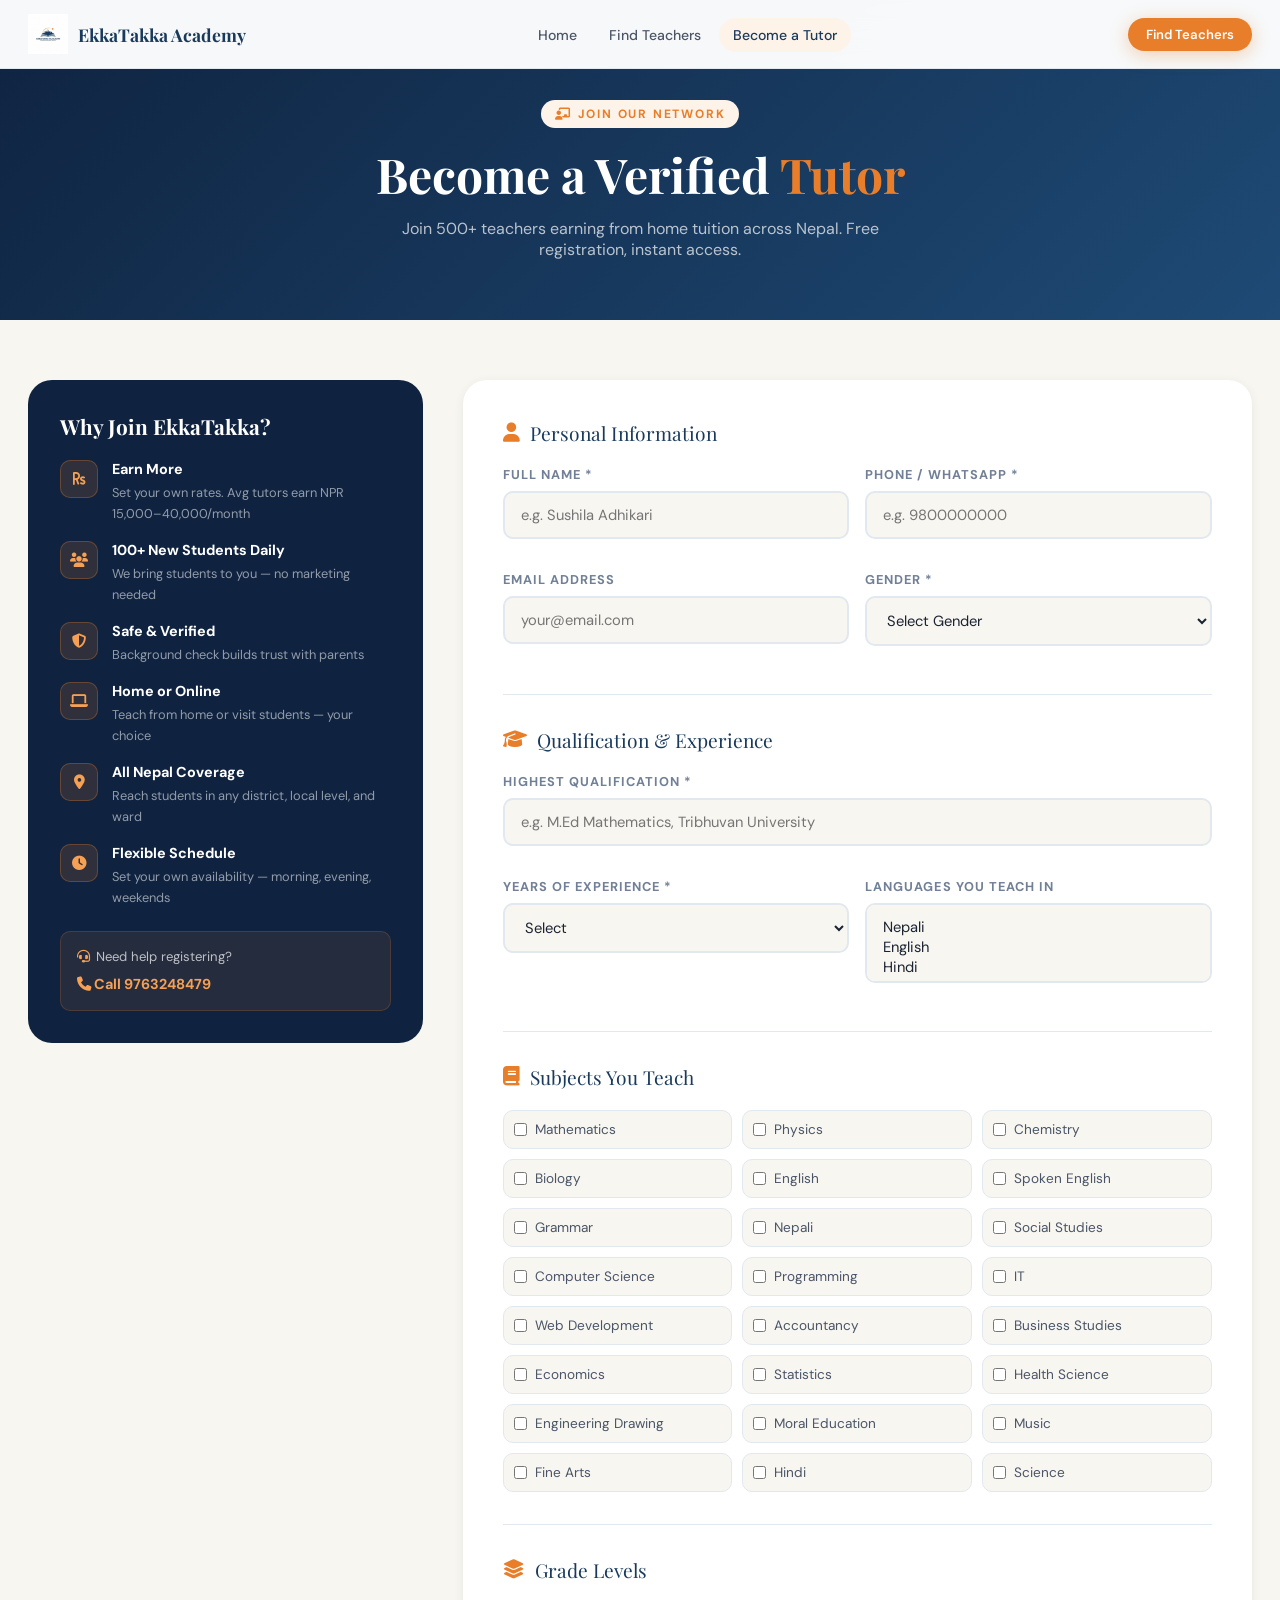
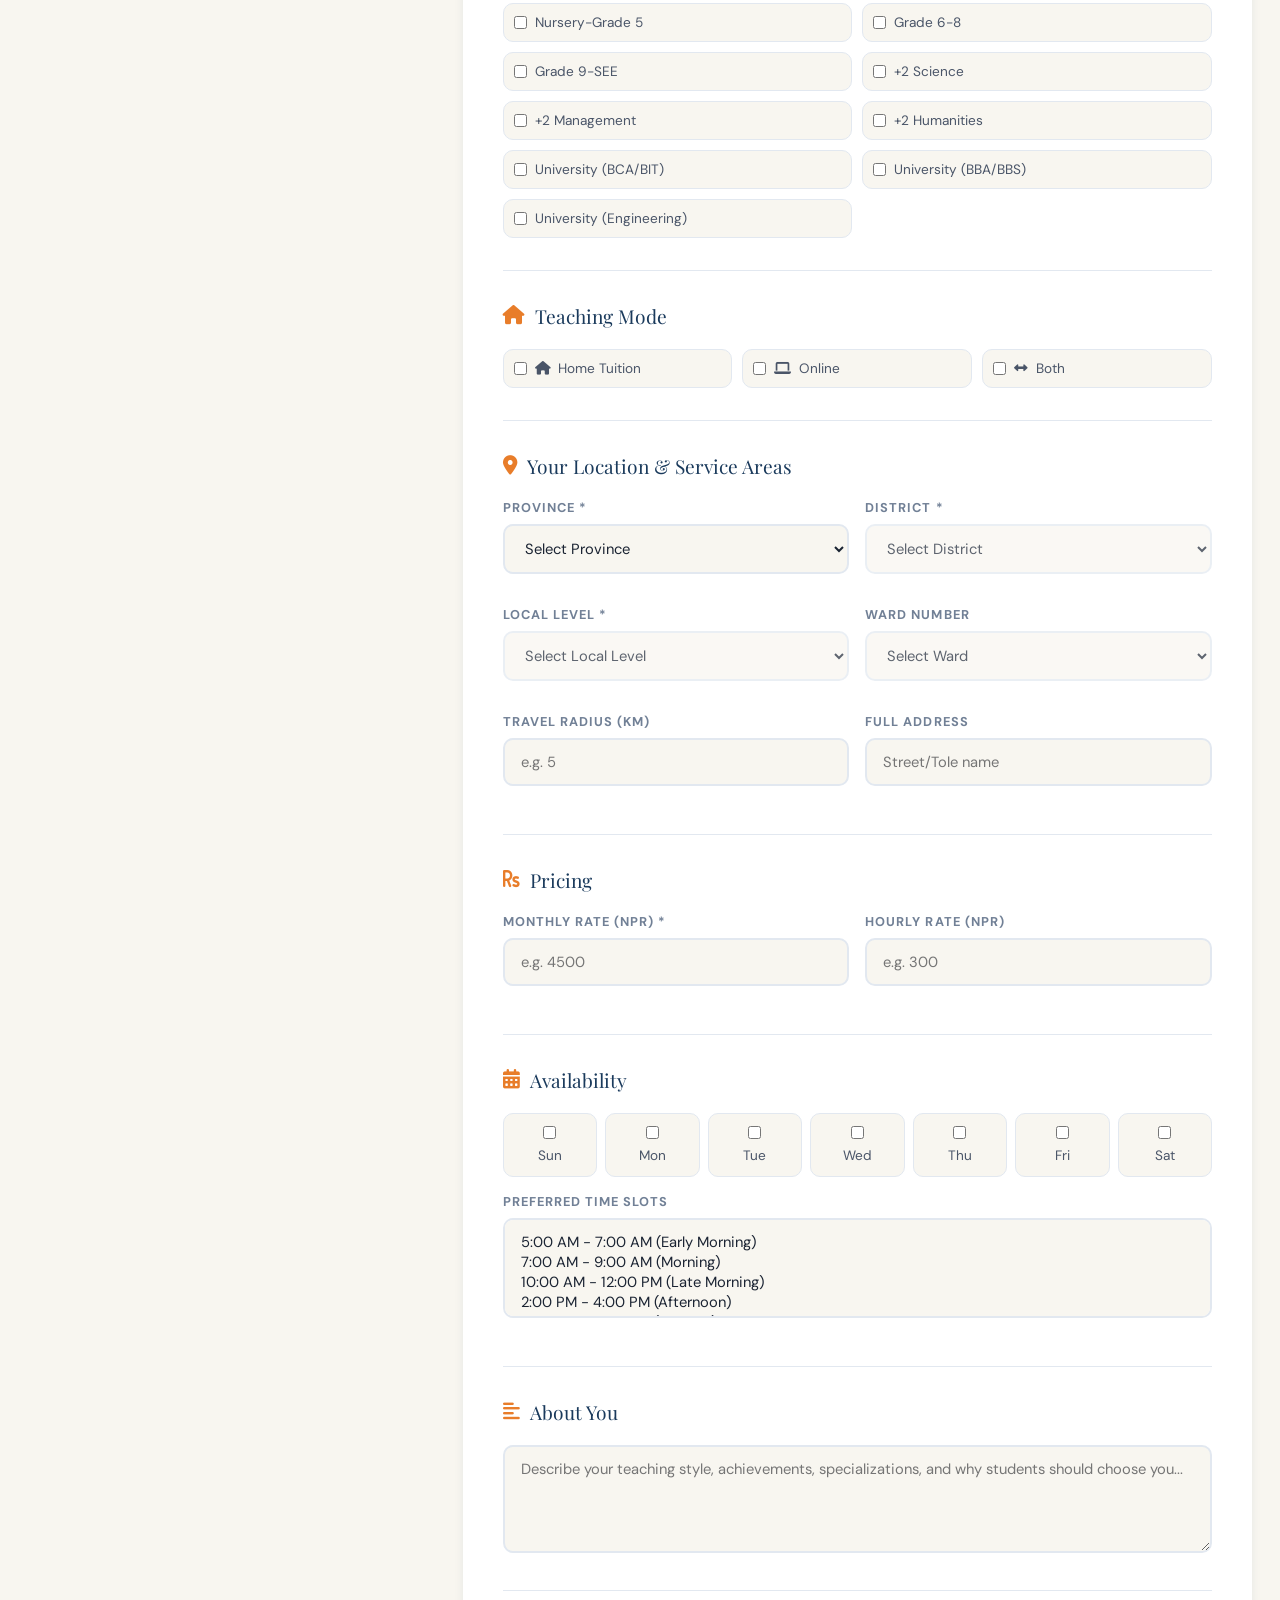
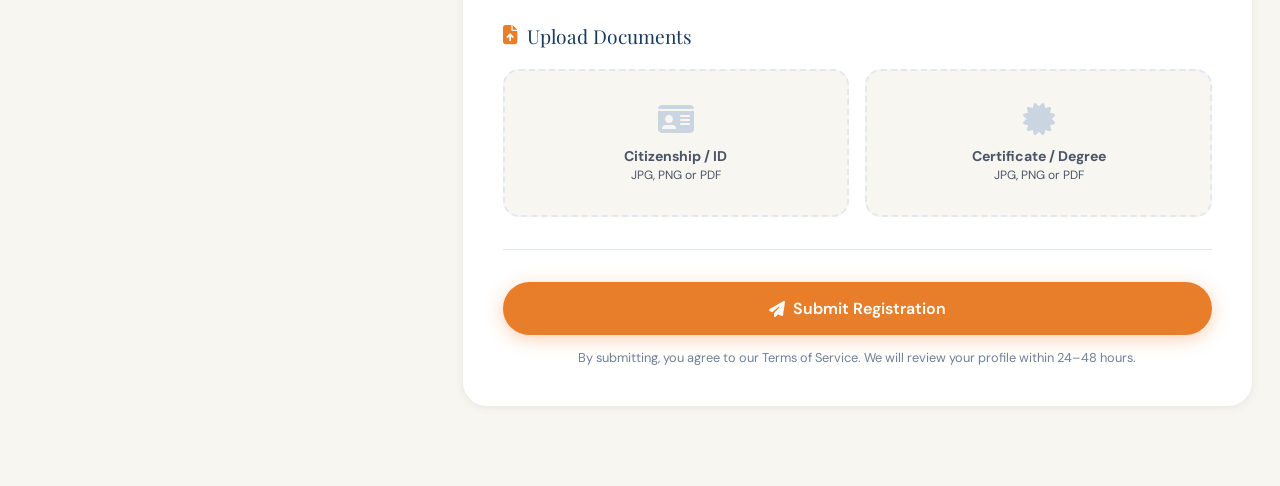
<file: teacher-register.html>
<!DOCTYPE html>
<html lang="en">
<head>
<meta charset="UTF-8"/>
<meta name="viewport" content="width=device-width,initial-scale=1.0"/>
<title>Register as Tutor — EkkaTakka Academy Nepal</title>
<link rel="stylesheet" href="style.css"/>
<link href="https://fonts.googleapis.com/css2?family=Playfair+Display:wght@400;700;900&family=DM+Sans:wght@300;400;500;600;700&display=swap" rel="stylesheet"/>
<link rel="stylesheet" href="https://cdnjs.cloudflare.com/ajax/libs/font-awesome/6.5.0/css/all.min.css"/>
<style>
.reg-header{background:linear-gradient(135deg,var(--navy-dark),var(--navy-mid));padding:100px 0 60px;text-align:center}
.reg-header h1{font-family:'Playfair Display',serif;color:var(--white);font-size:clamp(2rem,4vw,3rem);margin-bottom:12px}
.reg-header p{color:rgba(255,255,255,.7);font-size:1rem;max-width:500px;margin:0 auto}
.reg-body{background:var(--cream);padding:60px 0 80px}
.reg-grid{display:grid;grid-template-columns:1fr 2fr;gap:40px;align-items:start}
.reg-sidebar{background:var(--navy-dark);border-radius:var(--radius-lg);padding:32px;color:var(--white);position:sticky;top:90px}
.reg-sidebar h3{font-family:'Playfair Display',serif;font-size:1.3rem;margin-bottom:20px}
.reg-benefit{display:flex;gap:14px;margin-bottom:18px;align-items:flex-start}
.reg-benefit-icon{width:38px;height:38px;background:rgba(232,125,42,.15);border:1px solid rgba(232,125,42,.3);border-radius:10px;display:flex;align-items:center;justify-content:center;color:var(--orange-light);font-size:.9rem;flex-shrink:0}
.reg-benefit-text strong{display:block;font-size:.9rem;color:var(--white);margin-bottom:3px}
.reg-benefit-text span{font-size:.8rem;color:rgba(255,255,255,.55)}
.reg-form-card{background:var(--white);border-radius:var(--radius-lg);padding:40px;box-shadow:var(--shadow-sm)}
.reg-form-section{margin-bottom:32px;padding-bottom:32px;border-bottom:1px solid var(--border)}
.reg-form-section:last-child{border:none;margin-bottom:0;padding-bottom:0}
.reg-section-title{font-family:'Playfair Display',serif;font-size:1.2rem;color:var(--navy);margin-bottom:20px;display:flex;align-items:center;gap:10px}
.reg-section-title i{color:var(--orange)}
.form-grid-2{display:grid;grid-template-columns:1fr 1fr;gap:16px}
.form-group{margin-bottom:16px}
.form-label{display:block;font-size:.8rem;font-weight:700;text-transform:uppercase;letter-spacing:.08em;color:var(--text-light);margin-bottom:8px}
.form-input{width:100%;padding:12px 16px;border:2px solid var(--border);border-radius:var(--radius-sm);font-size:.92rem;color:var(--text-dark);background:var(--cream);outline:none;transition:var(--transition);font-family:'DM Sans',sans-serif}
.form-input:focus{border-color:var(--orange);background:var(--orange-pale)}
.checkbox-grid{display:grid;grid-template-columns:repeat(3,1fr);gap:10px}
.check-item{display:flex;align-items:center;gap:8px;font-size:.85rem;color:var(--text-mid);cursor:pointer;padding:10px;background:var(--cream);border-radius:var(--radius-sm);border:1.5px solid var(--border);transition:var(--transition)}
.check-item:has(input:checked){background:var(--orange-pale);border-color:var(--orange);color:var(--orange)}
.check-item input{accent-color:var(--orange)}
.upload-area{border:2px dashed var(--border);border-radius:var(--radius);padding:32px;text-align:center;cursor:pointer;transition:var(--transition);background:var(--cream)}
.upload-area:hover{border-color:var(--orange);background:var(--orange-pale)}
.upload-area i{font-size:2rem;color:var(--border-dark);margin-bottom:12px}
.upload-area p{font-size:.88rem;color:var(--text-mid)}
.success-overlay{display:none;position:fixed;inset:0;background:rgba(10,20,40,.85);backdrop-filter:blur(8px);z-index:3000;align-items:center;justify-content:center}
.success-overlay.show{display:flex}
.success-box{background:var(--white);border-radius:var(--radius-lg);padding:48px;text-align:center;max-width:480px;width:90%;animation:fadeUp .5s both}
.success-box i{font-size:3.5rem;color:var(--success);margin-bottom:20px}
.success-box h2{font-family:'Playfair Display',serif;font-size:1.8rem;color:var(--navy);margin-bottom:12px}
.success-box p{color:var(--text-mid);margin-bottom:28px}
@media(max-width:768px){.reg-grid{grid-template-columns:1fr}.reg-sidebar{position:static}.form-grid-2{grid-template-columns:1fr}.checkbox-grid{grid-template-columns:1fr 1fr}}
</style>
</head>
<body>

<nav class="navbar light" id="navbar">
  <div class="nav-inner">
    <a href="index.html" class="nav-logo"><img src="logo.png" alt="" style="filter:none"/><span class="nav-logo-text" style="color:var(--navy)">EkkaTakka Academy</span></a>
    <ul class="nav-links" id="navLinks">
      <li><a href="index.html" class="nav-link" style="color:var(--text-mid)">Home</a></li>
      <li><a href="find-teachers.html" class="nav-link" style="color:var(--text-mid)">Find Teachers</a></li>
      <li><a href="teacher-register.html" class="nav-link active" style="color:var(--navy);background:var(--orange-pale)">Become a Tutor</a></li>
    </ul>
    <div class="nav-actions"><a href="find-teachers.html" class="btn btn-primary btn-sm">Find Teachers</a></div>
    <button class="hamburger" id="hamburger"><span style="background:var(--navy)"></span><span style="background:var(--navy)"></span><span style="background:var(--navy)"></span></button>
  </div>
</nav>

<div class="reg-header">
  <div class="section-label"><i class="fas fa-chalkboard-teacher"></i> Join Our Network</div>
  <h1>Become a Verified <span class="accent">Tutor</span></h1>
  <p>Join 500+ teachers earning from home tuition across Nepal. Free registration, instant access.</p>
</div>

<div class="reg-body">
  <div class="container">
    <div class="reg-grid">
      <!-- Sidebar -->
      <div class="reg-sidebar">
        <h3>Why Join EkkaTakka?</h3>
        <div class="reg-benefit"><div class="reg-benefit-icon"><i class="fas fa-rupee-sign"></i></div><div class="reg-benefit-text"><strong>Earn More</strong><span>Set your own rates. Avg tutors earn NPR 15,000–40,000/month</span></div></div>
        <div class="reg-benefit"><div class="reg-benefit-icon"><i class="fas fa-users"></i></div><div class="reg-benefit-text"><strong>100+ New Students Daily</strong><span>We bring students to you — no marketing needed</span></div></div>
        <div class="reg-benefit"><div class="reg-benefit-icon"><i class="fas fa-shield-alt"></i></div><div class="reg-benefit-text"><strong>Safe & Verified</strong><span>Background check builds trust with parents</span></div></div>
        <div class="reg-benefit"><div class="reg-benefit-icon"><i class="fas fa-laptop"></i></div><div class="reg-benefit-text"><strong>Home or Online</strong><span>Teach from home or visit students — your choice</span></div></div>
        <div class="reg-benefit"><div class="reg-benefit-icon"><i class="fas fa-map-marker-alt"></i></div><div class="reg-benefit-text"><strong>All Nepal Coverage</strong><span>Reach students in any district, local level, and ward</span></div></div>
        <div class="reg-benefit"><div class="reg-benefit-icon"><i class="fas fa-clock"></i></div><div class="reg-benefit-text"><strong>Flexible Schedule</strong><span>Set your own availability — morning, evening, weekends</span></div></div>
        <div style="margin-top:24px;padding:16px;background:rgba(232,125,42,.1);border-radius:var(--radius-sm);border:1px solid rgba(232,125,42,.2)">
          <p style="font-size:.82rem;color:rgba(255,255,255,.7);margin-bottom:8px"><i class="fas fa-headset" style="color:var(--orange-light);margin-right:6px"></i>Need help registering?</p>
          <a href="tel:9763248479" style="color:var(--orange-light);font-weight:700;font-size:.9rem"><i class="fas fa-phone"></i> Call 9763248479</a>
        </div>
      </div>

      <!-- Form -->
      <div class="reg-form-card">
        <form id="teacherRegForm" onsubmit="submitTeacherReg(event)">

          <div class="reg-form-section">
            <div class="reg-section-title"><i class="fas fa-user"></i> Personal Information</div>
            <div class="form-grid-2">
              <div class="form-group"><label class="form-label">Full Name *</label><input class="form-input" type="text" placeholder="e.g. Sushila Adhikari" required/></div>
              <div class="form-group"><label class="form-label">Phone / WhatsApp *</label><input class="form-input" type="tel" placeholder="e.g. 9800000000" required/></div>
              <div class="form-group"><label class="form-label">Email Address</label><input class="form-input" type="email" placeholder="your@email.com"/></div>
              <div class="form-group"><label class="form-label">Gender *</label><select class="form-input" required><option value="">Select Gender</option><option>Male</option><option>Female</option><option>Other</option></select></div>
            </div>
          </div>

          <div class="reg-form-section">
            <div class="reg-section-title"><i class="fas fa-graduation-cap"></i> Qualification & Experience</div>
            <div class="form-grid-2">
              <div class="form-group" style="grid-column:1/-1"><label class="form-label">Highest Qualification *</label><input class="form-input" type="text" placeholder="e.g. M.Ed Mathematics, Tribhuvan University" required/></div>
              <div class="form-group"><label class="form-label">Years of Experience *</label><select class="form-input" required><option value="">Select</option><option>Less than 1 year</option><option>1–2 years</option><option>3–5 years</option><option>6–10 years</option><option>10+ years</option></select></div>
              <div class="form-group"><label class="form-label">Languages You Teach In</label><select class="form-input" multiple style="height:80px"><option>Nepali</option><option>English</option><option>Hindi</option><option>Maithili</option><option>Newari</option></select></div>
            </div>
          </div>

          <div class="reg-form-section">
            <div class="reg-section-title"><i class="fas fa-book"></i> Subjects You Teach</div>
            <div class="checkbox-grid" id="subjectsCheckboxes"></div>
          </div>

          <div class="reg-form-section">
            <div class="reg-section-title"><i class="fas fa-layer-group"></i> Grade Levels</div>
            <div id="gradesCheckboxes" style="display:grid;grid-template-columns:1fr 1fr;gap:10px"></div>
          </div>

          <div class="reg-form-section">
            <div class="reg-section-title"><i class="fas fa-home"></i> Teaching Mode</div>
            <div style="display:grid;grid-template-columns:1fr 1fr 1fr;gap:10px">
              <label class="check-item"><input type="checkbox" value="Home Tuition"/> <i class="fas fa-home"></i> Home Tuition</label>
              <label class="check-item"><input type="checkbox" value="Online"/> <i class="fas fa-laptop"></i> Online</label>
              <label class="check-item"><input type="checkbox" value="Both"/> <i class="fas fa-arrows-alt-h"></i> Both</label>
            </div>
          </div>

          <div class="reg-form-section">
            <div class="reg-section-title"><i class="fas fa-map-marker-alt"></i> Your Location & Service Areas</div>
            <div class="form-grid-2">
              <div class="form-group"><label class="form-label">Province *</label><select class="form-input" id="reg-province" onchange="regOnProvince()" required><option value="">Select Province</option></select></div>
              <div class="form-group"><label class="form-label">District *</label><select class="form-input" id="reg-district" onchange="regOnDistrict()" disabled required><option value="">Select District</option></select></div>
              <div class="form-group"><label class="form-label">Local Level *</label><select class="form-input" id="reg-locallevel" disabled required><option value="">Select Local Level</option></select></div>
              <div class="form-group"><label class="form-label">Ward Number</label><select class="form-input" id="reg-ward" disabled><option value="">Select Ward</option></select></div>
              <div class="form-group"><label class="form-label">Travel Radius (km)</label><input class="form-input" type="number" min="0" max="50" placeholder="e.g. 5"/></div>
              <div class="form-group"><label class="form-label">Full Address</label><input class="form-input" type="text" placeholder="Street/Tole name"/></div>
            </div>
          </div>

          <div class="reg-form-section">
            <div class="reg-section-title"><i class="fas fa-rupee-sign"></i> Pricing</div>
            <div class="form-grid-2">
              <div class="form-group"><label class="form-label">Monthly Rate (NPR) *</label><input class="form-input" type="number" placeholder="e.g. 4500" required/></div>
              <div class="form-group"><label class="form-label">Hourly Rate (NPR)</label><input class="form-input" type="number" placeholder="e.g. 300"/></div>
            </div>
          </div>

          <div class="reg-form-section">
            <div class="reg-section-title"><i class="fas fa-calendar-alt"></i> Availability</div>
            <div style="display:grid;grid-template-columns:repeat(7,1fr);gap:8px;margin-bottom:16px">
              <label class="check-item" style="flex-direction:column;text-align:center;padding:12px 6px"><input type="checkbox" value="Sun"/>Sun</label>
              <label class="check-item" style="flex-direction:column;text-align:center;padding:12px 6px"><input type="checkbox" value="Mon"/>Mon</label>
              <label class="check-item" style="flex-direction:column;text-align:center;padding:12px 6px"><input type="checkbox" value="Tue"/>Tue</label>
              <label class="check-item" style="flex-direction:column;text-align:center;padding:12px 6px"><input type="checkbox" value="Wed"/>Wed</label>
              <label class="check-item" style="flex-direction:column;text-align:center;padding:12px 6px"><input type="checkbox" value="Thu"/>Thu</label>
              <label class="check-item" style="flex-direction:column;text-align:center;padding:12px 6px"><input type="checkbox" value="Fri"/>Fri</label>
              <label class="check-item" style="flex-direction:column;text-align:center;padding:12px 6px"><input type="checkbox" value="Sat"/>Sat</label>
            </div>
            <div class="form-group"><label class="form-label">Preferred Time Slots</label><select class="form-input" multiple style="height:100px"><option>5:00 AM - 7:00 AM (Early Morning)</option><option>7:00 AM - 9:00 AM (Morning)</option><option>10:00 AM - 12:00 PM (Late Morning)</option><option>2:00 PM - 4:00 PM (Afternoon)</option><option>4:00 PM - 7:00 PM (Evening)</option><option>7:00 PM - 9:00 PM (Night)</option></select></div>
          </div>

          <div class="reg-form-section">
            <div class="reg-section-title"><i class="fas fa-align-left"></i> About You</div>
            <textarea class="form-input" rows="4" placeholder="Describe your teaching style, achievements, specializations, and why students should choose you..."></textarea>
          </div>

          <div class="reg-form-section">
            <div class="reg-section-title"><i class="fas fa-file-upload"></i> Upload Documents</div>
            <div style="display:grid;grid-template-columns:1fr 1fr;gap:16px">
              <div class="upload-area"><i class="fas fa-id-card"></i><p><strong>Citizenship / ID</strong><br/><span style="font-size:.75rem">JPG, PNG or PDF</span></p></div>
              <div class="upload-area"><i class="fas fa-certificate"></i><p><strong>Certificate / Degree</strong><br/><span style="font-size:.75rem">JPG, PNG or PDF</span></p></div>
            </div>
          </div>

          <button type="submit" class="btn btn-primary" style="width:100%;justify-content:center;font-size:1rem;padding:16px">
            <i class="fas fa-paper-plane"></i> Submit Registration
          </button>
          <p style="text-align:center;font-size:.8rem;color:var(--text-light);margin-top:14px">By submitting, you agree to our Terms of Service. We will review your profile within 24–48 hours.</p>
        </form>
      </div>
    </div>
  </div>
</div>

<div class="success-overlay" id="successOverlay">
  <div class="success-box">
    <i class="fas fa-check-circle"></i>
    <h2>Registration Submitted!</h2>
    <p>Thank you for joining EkkaTakka Academy. Our team will review your profile and contact you within <strong>24–48 hours</strong> to verify your details and activate your profile.</p>
    <p style="color:var(--orange);font-weight:600;margin-bottom:28px"><i class="fas fa-phone"></i> For faster processing: Call 9763248479</p>
    <a href="index.html" class="btn btn-primary"><i class="fas fa-home"></i> Back to Home</a>
  </div>
</div>

<script src="db.js"></script>
<script src="app.js"></script>
<script>
function submitTeacherReg(e) {
  e.preventDefault();
  document.getElementById('successOverlay').classList.add('show');
}
document.addEventListener('DOMContentLoaded', () => {
  // Fill subjects checkboxes
  const subBox = document.getElementById('subjectsCheckboxes');
  DB.subjects.slice(1).forEach(s => {
    subBox.innerHTML += `<label class="check-item"><input type="checkbox" value="${s}"/> ${s}</label>`;
  });
  // Fill grade checkboxes
  const gradeBox = document.getElementById('gradesCheckboxes');
  DB.grades.forEach(g => {
    gradeBox.innerHTML += `<label class="check-item"><input type="checkbox" value="${g}"/> ${g}</label>`;
  });
  // Fill province selects
  const regProv = document.getElementById('reg-province');
  DB.provinces.forEach(p => {
    regProv.innerHTML += `<option value="${p.id}">${p.name}</option>`;
  });
  // Hamburger
  document.getElementById('hamburger').addEventListener('click', () => {
    document.getElementById('navLinks').classList.toggle('open');
  });
});
function regOnProvince() {
  const pid = parseInt(document.getElementById('reg-province').value);
  const distSel = document.getElementById('reg-district');
  distSel.innerHTML = '<option value="">Select District</option>';
  document.getElementById('reg-locallevel').innerHTML = '<option value="">Select Local Level</option>';
  document.getElementById('reg-ward').innerHTML = '<option value="">Select Ward</option>';
  if (!pid) { distSel.disabled = true; return; }
  DB.getDistrictsByProvince(pid).forEach(d => { distSel.innerHTML += `<option value="${d.id}">${d.name}</option>`; });
  distSel.disabled = false;
}
function regOnDistrict() {
  const did = parseInt(document.getElementById('reg-district').value);
  const llSel = document.getElementById('reg-locallevel');
  llSel.innerHTML = '<option value="">Select Local Level</option>';
  document.getElementById('reg-ward').innerHTML = '<option value="">Select Ward</option>';
  if (!did) { llSel.disabled = true; return; }
  const lls = DB.getLocalLevelsByDistrict(did);
  if (lls.length === 0) {
    llSel.innerHTML = '<option value="">No local levels listed — contact us</option>';
  } else {
    lls.forEach(l => { llSel.innerHTML += `<option value="${l.id}">${l.name} (${l.type})</option>`; });
  }
  llSel.disabled = false;
  const wardSel = document.getElementById('reg-ward');
  llSel.addEventListener('change', () => {
    const lid = parseInt(llSel.value);
    wardSel.innerHTML = '<option value="">Select Ward</option>';
    if (!lid) { wardSel.disabled = true; return; }
    DB.getWards(lid).forEach(w => { wardSel.innerHTML += `<option value="${w}">Ward ${w}</option>`; });
    wardSel.disabled = false;
  });
}
</script>
</body>
</html>
</file>
<file: style.css>
/* ============================================================
   EKKATAKKA ACADEMY V2 — FIND TEACHERS ACROSS NEPAL
   Design: Premium EdTech · Navy + Orange + Warm Cream
   ============================================================ */

:root {
  --navy: #1a3a5c;
  --navy-dark: #0f2340;
  --navy-mid: #1e4a75;
  --navy-light: #2a5f94;
  --orange: #e87d2a;
  --orange-hover: #d96e1e;
  --orange-light: #f5a054;
  --orange-pale: #fef3e8;
  --orange-pale2: #fde8d0;
  --cream: #f8f6f0;
  --cream2: #f2ede4;
  --white: #ffffff;
  --text-dark: #1a2332;
  --text-mid: #4a5568;
  --text-light: #718096;
  --border: #e2e8f0;
  --border-dark: #cbd5e1;
  --success: #10b981;
  --warning: #f59e0b;
  --shadow-xs: 0 1px 4px rgba(26,58,92,0.06);
  --shadow-sm: 0 2px 10px rgba(26,58,92,0.08);
  --shadow-md: 0 8px 32px rgba(26,58,92,0.12);
  --shadow-lg: 0 20px 60px rgba(26,58,92,0.16);
  --shadow-xl: 0 40px 100px rgba(26,58,92,0.2);
  --radius-xs: 6px;
  --radius-sm: 10px;
  --radius: 16px;
  --radius-lg: 24px;
  --transition: 0.25s cubic-bezier(0.4,0,0.2,1);
  --transition-slow: 0.45s cubic-bezier(0.4,0,0.2,1);
}

/* ── DARK MODE ────────────────────────────────────────────── */
.dark-mode {
  --cream: #0f1923;
  --cream2: #162030;
  --white: #1a2840;
  --text-dark: #e2e8f0;
  --text-mid: #a0aec0;
  --text-light: #718096;
  --border: #2d4a6b;
  --border-dark: #3a5f82;
  --navy: #2a5f94;
  --navy-dark: #1a3a5c;
  --shadow-sm: 0 2px 10px rgba(0,0,0,0.3);
  --shadow-md: 0 8px 32px rgba(0,0,0,0.4);
  background: #0f1923;
}

/* ── RESET ───────────────────────────────────────────────── */
*,*::before,*::after{box-sizing:border-box;margin:0;padding:0}
html{scroll-behavior:smooth;font-size:16px}
body{font-family:'DM Sans',sans-serif;color:var(--text-dark);background:var(--cream);overflow-x:hidden;transition:background var(--transition),color var(--transition)}
img{max-width:100%;height:auto;display:block}
a{text-decoration:none;color:inherit}
ul{list-style:none}
button{cursor:pointer;font-family:'DM Sans',sans-serif}
input,select,textarea{font-family:'DM Sans',sans-serif}

/* ── TYPOGRAPHY ──────────────────────────────────────────── */
.display-title{font-family:'Playfair Display',serif;font-size:clamp(2.2rem,5vw,3.8rem);font-weight:900;line-height:1.1;color:var(--navy-dark)}
.section-title{font-family:'Playfair Display',serif;font-size:clamp(1.6rem,3vw,2.4rem);font-weight:700;line-height:1.2;color:var(--navy-dark)}
.accent{color:var(--orange)}
.section-label{display:inline-flex;align-items:center;gap:6px;font-size:0.75rem;font-weight:700;letter-spacing:0.15em;text-transform:uppercase;color:var(--orange);background:var(--orange-pale);padding:6px 14px;border-radius:100px;margin-bottom:14px}
.section-sub{font-size:1rem;color:var(--text-mid);line-height:1.7;margin-top:10px}

/* ── BUTTONS ─────────────────────────────────────────────── */
.btn{display:inline-flex;align-items:center;gap:8px;border:none;border-radius:100px;font-size:0.9rem;font-weight:600;padding:12px 24px;transition:var(--transition);cursor:pointer}
.btn-primary{background:var(--orange);color:var(--white);box-shadow:0 4px 18px rgba(232,125,42,0.35)}
.btn-primary:hover{background:var(--orange-hover);transform:translateY(-2px);box-shadow:0 8px 28px rgba(232,125,42,0.45)}
.btn-navy{background:var(--navy);color:var(--white)}
.btn-navy:hover{background:var(--navy-mid);transform:translateY(-2px)}
.btn-outline{background:transparent;color:var(--navy);border:2px solid var(--navy)}
.btn-outline:hover{background:var(--navy);color:var(--white)}
.btn-ghost{background:rgba(255,255,255,0.1);color:var(--white);border:1px solid rgba(255,255,255,0.25)}
.btn-ghost:hover{background:rgba(255,255,255,0.2)}
.btn-sm{padding:8px 18px;font-size:0.82rem}
.btn-lg{padding:16px 36px;font-size:1rem}
.btn-icon{width:40px;height:40px;padding:0;justify-content:center;border-radius:50%}

/* ── CONTAINER ───────────────────────────────────────────── */
.container{max-width:1280px;margin:0 auto;padding:0 28px}
.container-sm{max-width:900px;margin:0 auto;padding:0 28px}

/* ── NAVBAR ──────────────────────────────────────────────── */
.navbar{position:fixed;top:0;left:0;right:0;z-index:1000;background:rgba(15,35,64,0.97);backdrop-filter:blur(20px);border-bottom:1px solid rgba(255,255,255,0.08);transition:var(--transition)}
.navbar.light{background:rgba(255,255,255,0.97);border-bottom-color:var(--border)}
.nav-inner{max-width:1280px;margin:0 auto;padding:0 28px;display:flex;align-items:center;height:68px;gap:32px}
.nav-logo{display:flex;align-items:center;gap:10px;flex-shrink:0}
.nav-logo img{height:40px;width:auto;filter:brightness(10)}
.navbar.light .nav-logo img{filter:none}
.nav-logo-text{font-family:'Playfair Display',serif;font-size:1.1rem;font-weight:700;color:var(--white)}
.navbar.light .nav-logo-text{color:var(--navy)}
.nav-links{display:flex;gap:4px;flex:1;justify-content:center}
.nav-link{font-size:0.88rem;font-weight:500;color:rgba(255,255,255,0.75);padding:8px 14px;border-radius:100px;transition:var(--transition)}
.navbar.light .nav-link{color:var(--text-mid)}
.nav-link:hover,.nav-link.active{color:var(--white);background:rgba(255,255,255,0.12)}
.navbar.light .nav-link:hover,.navbar.light .nav-link.active{color:var(--navy);background:var(--orange-pale)}
.nav-actions{display:flex;align-items:center;gap:10px;flex-shrink:0}
.nav-theme{background:none;border:1px solid rgba(255,255,255,0.2);color:rgba(255,255,255,0.7);padding:7px;border-radius:8px;font-size:0.9rem;transition:var(--transition)}
.navbar.light .nav-theme{border-color:var(--border);color:var(--text-mid)}
.nav-theme:hover{background:rgba(255,255,255,0.1)}
.hamburger{display:none;flex-direction:column;gap:5px;background:none;border:none;padding:6px}
.hamburger span{display:block;width:22px;height:2px;background:rgba(255,255,255,0.8);border-radius:2px;transition:var(--transition)}

/* ── HERO ────────────────────────────────────────────────── */
.hero{min-height:100vh;padding-top:68px;background:linear-gradient(140deg,var(--navy-dark) 0%,var(--navy) 50%,#1a4a7a 100%);position:relative;overflow:hidden;display:flex;align-items:center}
.hero-bg{position:absolute;inset:0;overflow:hidden;pointer-events:none}
.hero-orb{position:absolute;border-radius:50%;filter:blur(80px);opacity:0.15}
.hero-orb-1{width:600px;height:600px;background:var(--orange);top:-200px;right:-100px}
.hero-orb-2{width:400px;height:400px;background:#1e90ff;bottom:-100px;left:-100px}
.hero-grid-overlay{position:absolute;inset:0;background-image:linear-gradient(rgba(255,255,255,0.03) 1px,transparent 1px),linear-gradient(90deg,rgba(255,255,255,0.03) 1px,transparent 1px);background-size:60px 60px}
.hero-content{position:relative;z-index:2;max-width:1280px;margin:0 auto;padding:80px 28px 100px;display:grid;grid-template-columns:1fr 1fr;gap:80px;align-items:center}
.hero-badge{display:inline-flex;align-items:center;gap:8px;background:rgba(232,125,42,0.15);border:1px solid rgba(232,125,42,0.3);color:var(--orange-light);font-size:0.82rem;font-weight:600;padding:8px 18px;border-radius:100px;margin-bottom:24px}
.hero-title{font-family:'Playfair Display',serif;font-size:clamp(2.4rem,4.5vw,3.8rem);font-weight:900;color:var(--white);line-height:1.1;margin-bottom:18px}
.hero-desc{font-size:1.05rem;color:rgba(255,255,255,0.72);line-height:1.75;margin-bottom:36px;max-width:500px}
.hero-ctas{display:flex;gap:14px;flex-wrap:wrap;margin-bottom:50px}
.hero-stats-row{display:flex;gap:32px}
.hero-stat .num{font-family:'Playfair Display',serif;font-size:2rem;font-weight:700;color:var(--orange-light);display:block;line-height:1}
.hero-stat .lbl{font-size:0.78rem;color:rgba(255,255,255,0.5);margin-top:4px}
.hero-divider{width:1px;background:rgba(255,255,255,0.15);align-self:stretch}

/* HERO SEARCH BOX */
.hero-search-box{background:rgba(255,255,255,0.08);backdrop-filter:blur(20px);border:1px solid rgba(255,255,255,0.15);border-radius:var(--radius-lg);padding:32px;animation:fadeUp 0.7s 0.3s both}
.hero-search-box h3{font-family:'Playfair Display',serif;color:var(--white);font-size:1.3rem;margin-bottom:20px}
.search-fields{display:flex;flex-direction:column;gap:12px}
.search-field label{display:block;font-size:0.75rem;font-weight:700;text-transform:uppercase;letter-spacing:0.1em;color:rgba(255,255,255,0.5);margin-bottom:6px}
.search-field select,.search-field input{width:100%;background:rgba(255,255,255,0.1);border:1px solid rgba(255,255,255,0.2);border-radius:var(--radius-sm);padding:12px 16px;color:var(--white);font-size:0.9rem;outline:none;transition:var(--transition)}
.search-field select option{background:var(--navy-dark);color:var(--white)}
.search-field select:focus,.search-field input:focus{border-color:var(--orange);background:rgba(255,255,255,0.15)}
.search-fields-row{display:grid;grid-template-columns:1fr 1fr;gap:12px}

/* ── QUICK STATS BAR ─────────────────────────────────────── */
.stats-bar{background:var(--navy);padding:18px 0}
.stats-bar-inner{display:flex;align-items:center;justify-content:space-around;flex-wrap:wrap;gap:20px}
.stat-item{display:flex;align-items:center;gap:12px;color:rgba(255,255,255,0.85)}
.stat-item i{color:var(--orange);font-size:1.2rem}
.stat-item strong{font-size:1.3rem;font-family:'Playfair Display',serif;color:var(--white)}
.stat-item span{font-size:0.82rem;color:rgba(255,255,255,0.55);display:block}

/* ── BROWSE PROVINCES ────────────────────────────────────── */
.browse-section{padding:80px 0;background:var(--cream)}
.provinces-grid{display:grid;grid-template-columns:repeat(7,1fr);gap:16px;margin-top:40px}
.province-card{background:var(--white);border-radius:var(--radius);padding:24px 16px;text-align:center;cursor:pointer;border:2px solid transparent;transition:var(--transition);box-shadow:var(--shadow-xs);position:relative;overflow:hidden}
.province-card::before{content:'';position:absolute;inset:0;background:linear-gradient(135deg,var(--navy-dark),var(--navy));opacity:0;transition:var(--transition)}
.province-card:hover,.province-card.active{border-color:var(--orange);transform:translateY(-4px);box-shadow:var(--shadow-md)}
.province-card:hover::before,.province-card.active::before{opacity:1}
.province-card:hover *,.province-card.active *{color:var(--white)!important;position:relative;z-index:1}
.province-icon{width:48px;height:48px;background:var(--orange-pale);border-radius:12px;display:flex;align-items:center;justify-content:center;margin:0 auto 12px;font-size:1.3rem;color:var(--orange);transition:var(--transition)}
.province-card:hover .province-icon,.province-card.active .province-icon{background:rgba(255,255,255,0.15)}
.province-name{font-size:0.82rem;font-weight:700;color:var(--navy);margin-bottom:4px;transition:var(--transition)}
.province-capital{font-size:0.7rem;color:var(--text-light);transition:var(--transition)}
.province-count{display:inline-block;background:var(--orange-pale);color:var(--orange);font-size:0.68rem;font-weight:700;padding:2px 8px;border-radius:100px;margin-top:8px;transition:var(--transition)}

/* ── LOCATION DRILL DOWN ─────────────────────────────────── */
.location-drill{background:var(--white);padding:28px;border-radius:var(--radius-lg);box-shadow:var(--shadow-sm);margin-top:32px;display:none}
.location-drill.visible{display:block;animation:fadeUp 0.4s both}
.drill-breadcrumb{display:flex;align-items:center;gap:8px;font-size:0.82rem;color:var(--text-light);margin-bottom:20px;flex-wrap:wrap}
.drill-breadcrumb span{color:var(--orange);font-weight:600;cursor:pointer}
.drill-breadcrumb span:hover{text-decoration:underline}
.drill-breadcrumb .sep{color:var(--border-dark)}
.drill-heading{font-family:'Playfair Display',serif;font-size:1.3rem;font-weight:700;color:var(--navy);margin-bottom:16px}
.drill-grid{display:grid;grid-template-columns:repeat(auto-fill,minmax(180px,1fr));gap:10px}
.drill-chip{background:var(--cream);border:1.5px solid var(--border);border-radius:var(--radius-sm);padding:12px 16px;cursor:pointer;transition:var(--transition);display:flex;align-items:center;justify-content:space-between;gap:8px}
.drill-chip:hover,.drill-chip.selected{background:var(--navy);border-color:var(--navy);color:var(--white)}
.drill-chip:hover .drill-chip-sub,.drill-chip.selected .drill-chip-sub{color:rgba(255,255,255,0.6)}
.drill-chip-name{font-size:0.87rem;font-weight:600;color:var(--navy);transition:var(--transition)}
.drill-chip:hover .drill-chip-name,.drill-chip.selected .drill-chip-name{color:var(--white)}
.drill-chip-sub{font-size:0.72rem;color:var(--text-light);transition:var(--transition)}
.drill-chip-arrow{font-size:0.7rem;color:var(--text-light);transition:var(--transition)}
.drill-chip:hover .drill-chip-arrow,.drill-chip.selected .drill-chip-arrow{color:var(--orange-light)}
.drill-actions{display:flex;gap:12px;margin-top:20px}

/* ── TEACHER SEARCH / FILTER ─────────────────────────────── */
.search-section{padding:80px 0;background:var(--cream2)}
.search-layout{display:grid;grid-template-columns:300px 1fr;gap:32px;margin-top:40px;align-items:start}
.filter-panel{background:var(--white);border-radius:var(--radius-lg);padding:28px;box-shadow:var(--shadow-sm);position:sticky;top:88px}
.filter-title{font-size:1.05rem;font-weight:700;color:var(--navy);margin-bottom:20px;display:flex;align-items:center;justify-content:space-between}
.filter-reset{font-size:0.78rem;color:var(--orange);cursor:pointer;font-weight:600;background:none;border:none}
.filter-reset:hover{text-decoration:underline}
.filter-group{margin-bottom:22px;padding-bottom:22px;border-bottom:1px solid var(--border)}
.filter-group:last-child{margin-bottom:0;padding-bottom:0;border-bottom:none}
.filter-group-label{font-size:0.75rem;font-weight:700;text-transform:uppercase;letter-spacing:0.12em;color:var(--text-light);margin-bottom:12px;display:block}
.filter-select{width:100%;background:var(--cream);border:1.5px solid var(--border);border-radius:var(--radius-sm);padding:10px 14px;font-size:0.9rem;color:var(--text-dark);outline:none;transition:var(--transition);appearance:none;background-image:url("data:image/svg+xml,%3Csvg xmlns='http://www.w3.org/2000/svg' viewBox='0 0 24 24' fill='none' stroke='%234a5568' stroke-width='2'%3E%3Cpath d='M6 9l6 6 6-6'/%3E%3C/svg%3E");background-repeat:no-repeat;background-position:right 12px center;background-size:16px}
.filter-select:focus{border-color:var(--orange);background-color:var(--orange-pale)}
.filter-checkboxes{display:flex;flex-direction:column;gap:10px}
.filter-checkbox{display:flex;align-items:center;gap:10px;cursor:pointer;font-size:0.88rem;color:var(--text-mid)}
.filter-checkbox input{accent-color:var(--orange);width:16px;height:16px}
.range-row{display:flex;align-items:center;gap:10px}
.range-val{font-size:0.9rem;font-weight:600;color:var(--navy);white-space:nowrap}
input[type=range]{-webkit-appearance:none;width:100%;height:4px;border-radius:4px;background:var(--border);outline:none}
input[type=range]::-webkit-slider-thumb{-webkit-appearance:none;width:18px;height:18px;border-radius:50%;background:var(--orange);cursor:pointer;box-shadow:0 2px 6px rgba(232,125,42,0.4)}

/* ── TEACHERS RESULTS ────────────────────────────────────── */
.results-header{display:flex;align-items:center;justify-content:space-between;margin-bottom:20px;flex-wrap:wrap;gap:12px}
.results-count{font-size:0.9rem;color:var(--text-mid)}
.results-count strong{color:var(--navy);font-weight:700}
.sort-row{display:flex;align-items:center;gap:10px}
.sort-label{font-size:0.82rem;color:var(--text-light)}
.sort-select{border:1.5px solid var(--border);border-radius:var(--radius-sm);padding:7px 12px;font-size:0.85rem;color:var(--text-dark);background:var(--white);outline:none}
.teachers-grid{display:flex;flex-direction:column;gap:16px}
.teacher-card{background:var(--white);border-radius:var(--radius-lg);padding:24px;display:grid;grid-template-columns:80px 1fr auto;gap:20px;align-items:start;box-shadow:var(--shadow-xs);border:1.5px solid transparent;transition:var(--transition);cursor:pointer}
.teacher-card:hover{border-color:var(--orange);box-shadow:var(--shadow-md);transform:translateY(-2px)}
.teacher-avatar{width:80px;height:80px;border-radius:var(--radius);background:linear-gradient(135deg,var(--navy),var(--navy-light));display:flex;align-items:center;justify-content:center;font-family:'Playfair Display',serif;font-size:1.6rem;font-weight:700;color:var(--white);flex-shrink:0}
.teacher-body{min-width:0}
.teacher-name-row{display:flex;align-items:center;gap:10px;flex-wrap:wrap;margin-bottom:4px}
.teacher-name{font-family:'Playfair Display',serif;font-size:1.15rem;font-weight:700;color:var(--navy)}
.teacher-badge{font-size:0.68rem;font-weight:700;padding:3px 10px;border-radius:100px}
.badge-top{background:linear-gradient(135deg,#f59e0b,#f97316);color:var(--white)}
.badge-verified{background:var(--success);color:var(--white)}
.badge-expert{background:var(--navy);color:var(--white)}
.teacher-qual{font-size:0.85rem;color:var(--text-mid);margin-bottom:8px}
.teacher-tags{display:flex;flex-wrap:wrap;gap:6px;margin-bottom:10px}
.tag{font-size:0.72rem;font-weight:600;padding:4px 10px;border-radius:100px;background:var(--cream);color:var(--text-mid);border:1px solid var(--border)}
.tag-subject{background:var(--orange-pale);color:var(--orange);border-color:var(--orange-pale2)}
.tag-mode-home{background:#dbeafe;color:#1d4ed8;border-color:#bfdbfe}
.tag-mode-online{background:#d1fae5;color:#065f46;border-color:#a7f3d0}
.teacher-location{font-size:0.8rem;color:var(--text-light);display:flex;align-items:center;gap:6px;margin-top:6px}
.teacher-location i{color:var(--orange);font-size:0.75rem}
.teacher-meta{display:flex;align-items:center;gap:12px;font-size:0.8rem;color:var(--text-mid);margin-top:8px}
.teacher-meta .rating{color:var(--warning);font-weight:700;display:flex;align-items:center;gap:4px}
.teacher-side{text-align:right;flex-shrink:0;display:flex;flex-direction:column;align-items:flex-end;gap:12px}
.teacher-price{font-family:'Playfair Display',serif;font-size:1.4rem;font-weight:700;color:var(--navy)}
.teacher-price-label{font-size:0.72rem;color:var(--text-light)}
.teacher-actions{display:flex;flex-direction:column;gap:8px}

/* ── TEACHER MODAL ───────────────────────────────────────── */
.modal-overlay{position:fixed;inset:0;background:rgba(10,20,40,0.7);backdrop-filter:blur(6px);z-index:2000;display:flex;align-items:center;justify-content:center;padding:24px;opacity:0;pointer-events:none;transition:var(--transition)}
.modal-overlay.open{opacity:1;pointer-events:auto}
.modal-box{background:var(--white);border-radius:var(--radius-lg);max-width:720px;width:100%;max-height:90vh;overflow-y:auto;box-shadow:var(--shadow-xl);transform:scale(0.95);transition:var(--transition)}
.modal-overlay.open .modal-box{transform:scale(1)}
.modal-header{background:linear-gradient(135deg,var(--navy-dark),var(--navy));padding:32px;border-radius:var(--radius-lg) var(--radius-lg) 0 0;display:flex;align-items:flex-start;gap:24px}
.modal-avatar{width:90px;height:90px;border-radius:var(--radius);background:linear-gradient(135deg,var(--navy-light),#2a7abf);display:flex;align-items:center;justify-content:center;font-family:'Playfair Display',serif;font-size:2rem;font-weight:700;color:var(--white);flex-shrink:0;border:3px solid rgba(255,255,255,0.2)}
.modal-header-info{flex:1;color:var(--white)}
.modal-name{font-family:'Playfair Display',serif;font-size:1.6rem;font-weight:900;margin-bottom:4px}
.modal-qual{font-size:0.9rem;opacity:0.75;margin-bottom:10px}
.modal-rating-row{display:flex;align-items:center;gap:16px;flex-wrap:wrap}
.modal-body{padding:32px}
.modal-close{background:rgba(255,255,255,0.12);border:1px solid rgba(255,255,255,0.2);color:var(--white);width:36px;height:36px;border-radius:50%;font-size:1rem;flex-shrink:0;transition:var(--transition)}
.modal-close:hover{background:rgba(255,255,255,0.25)}
.modal-section{margin-bottom:24px;padding-bottom:24px;border-bottom:1px solid var(--border)}
.modal-section:last-child{border-bottom:none;margin-bottom:0;padding-bottom:0}
.modal-section-title{font-size:0.78rem;font-weight:700;text-transform:uppercase;letter-spacing:0.12em;color:var(--text-light);margin-bottom:12px}
.schedule-chips{display:flex;flex-wrap:wrap;gap:8px}
.schedule-chip{background:var(--cream);border:1px solid var(--border);border-radius:var(--radius-sm);padding:6px 14px;font-size:0.82rem;color:var(--text-mid)}
.price-boxes{display:grid;grid-template-columns:1fr 1fr;gap:16px}
.price-box{background:var(--cream);border-radius:var(--radius);padding:20px;text-align:center}
.price-box .amount{font-family:'Playfair Display',serif;font-size:2rem;font-weight:700;color:var(--navy)}
.price-box .period{font-size:0.78rem;color:var(--text-light);margin-top:4px}
.modal-ctas{display:flex;gap:12px;flex-wrap:wrap}

/* ── INTERACTIVE MAP SECTION ─────────────────────────────── */
.map-section{padding:80px 0;background:var(--navy-dark)}
.map-section .section-label{background:rgba(232,125,42,0.15);color:var(--orange-light)}
.map-section .section-title{color:var(--white)}
.map-section .section-sub{color:rgba(255,255,255,0.6)}
.nepal-map-container{margin-top:40px;background:rgba(255,255,255,0.04);border:1px solid rgba(255,255,255,0.1);border-radius:var(--radius-lg);padding:32px;position:relative}
.nepal-map-svg{width:100%;height:320px;cursor:pointer}
.nepal-map-svg .province-shape{fill:rgba(255,255,255,0.06);stroke:rgba(255,255,255,0.2);stroke-width:1.5;transition:var(--transition);cursor:pointer}
.nepal-map-svg .province-shape:hover,.nepal-map-svg .province-shape.active{fill:rgba(232,125,42,0.4);stroke:var(--orange)}
.map-legend{display:flex;gap:24px;flex-wrap:wrap;margin-top:20px}
.map-legend-item{display:flex;align-items:center;gap:8px;font-size:0.82rem;color:rgba(255,255,255,0.6)}
.legend-dot{width:12px;height:12px;border-radius:3px}

/* ── HOW IT WORKS ────────────────────────────────────────── */
.hiw-section{padding:80px 0;background:var(--cream)}
.hiw-grid{display:grid;grid-template-columns:repeat(4,1fr);gap:24px;margin-top:50px}
.hiw-card{background:var(--white);border-radius:var(--radius-lg);padding:32px 24px;text-align:center;box-shadow:var(--shadow-xs);transition:var(--transition);position:relative}
.hiw-card:hover{transform:translateY(-6px);box-shadow:var(--shadow-md)}
.hiw-step{position:absolute;top:-16px;left:50%;transform:translateX(-50%);background:var(--orange);color:var(--white);width:32px;height:32px;border-radius:50%;display:flex;align-items:center;justify-content:center;font-size:0.8rem;font-weight:800}
.hiw-icon{width:64px;height:64px;background:var(--navy);border-radius:var(--radius);display:flex;align-items:center;justify-content:center;margin:0 auto 20px;font-size:1.5rem;color:var(--white)}
.hiw-card h3{font-family:'Playfair Display',serif;font-size:1.1rem;color:var(--navy);margin-bottom:10px}
.hiw-card p{font-size:0.87rem;color:var(--text-mid);line-height:1.6}
.hiw-connector{width:2px;background:linear-gradient(to bottom,var(--orange),transparent);height:100%;position:absolute;right:-12px;top:50%;transform:translateY(-50%);display:none}

/* ── FEATURED TEACHERS ───────────────────────────────────── */
.featured-section{padding:80px 0;background:var(--white)}
.featured-grid{display:grid;grid-template-columns:repeat(4,1fr);gap:24px;margin-top:40px}
.featured-card{background:var(--cream);border-radius:var(--radius-lg);padding:28px;text-align:center;transition:var(--transition);border:1.5px solid transparent;cursor:pointer}
.featured-card:hover{border-color:var(--orange);transform:translateY(-6px);box-shadow:var(--shadow-md)}
.featured-avatar{width:80px;height:80px;border-radius:50%;background:linear-gradient(135deg,var(--navy),var(--navy-light));display:flex;align-items:center;justify-content:center;font-family:'Playfair Display',serif;font-size:1.8rem;font-weight:700;color:var(--white);margin:0 auto 16px;position:relative}
.featured-avatar-badge{position:absolute;bottom:0;right:0;width:24px;height:24px;background:var(--success);border-radius:50%;border:2px solid var(--cream);display:flex;align-items:center;justify-content:center;font-size:0.6rem;color:var(--white)}
.featured-name{font-family:'Playfair Display',serif;font-size:1.1rem;color:var(--navy);margin-bottom:4px}
.featured-subject{font-size:0.78rem;font-weight:600;color:var(--orange);background:var(--orange-pale);padding:3px 12px;border-radius:100px;display:inline-block;margin-bottom:10px}
.featured-rating{display:flex;align-items:center;justify-content:center;gap:4px;font-size:0.82rem;color:var(--text-mid);margin-bottom:12px}
.featured-rating i{color:var(--warning);font-size:0.75rem}
.featured-price{font-family:'Playfair Display',serif;font-size:1.2rem;font-weight:700;color:var(--navy)}
.featured-price span{font-size:0.75rem;font-weight:400;color:var(--text-light)}

/* ── TESTIMONIALS ────────────────────────────────────────── */
.testimonials-section{padding:80px 0;background:var(--cream2)}
.testimonials-grid{display:grid;grid-template-columns:repeat(3,1fr);gap:24px;margin-top:40px}
.testimonial-card{background:var(--white);border-radius:var(--radius-lg);padding:32px;box-shadow:var(--shadow-xs);transition:var(--transition)}
.testimonial-card:hover{transform:translateY(-4px);box-shadow:var(--shadow-md)}
.testimonial-stars{color:var(--warning);margin-bottom:16px;font-size:0.9rem;letter-spacing:2px}
.testimonial-text{font-size:0.92rem;color:var(--text-mid);line-height:1.7;font-style:italic;margin-bottom:20px}
.testimonial-author{display:flex;align-items:center;gap:12px}
.testimonial-avatar{width:44px;height:44px;border-radius:50%;background:linear-gradient(135deg,var(--navy),var(--orange));display:flex;align-items:center;justify-content:center;font-size:1rem;color:var(--white);font-weight:700;flex-shrink:0}
.testimonial-author-name{font-size:0.9rem;font-weight:700;color:var(--navy)}
.testimonial-author-loc{font-size:0.75rem;color:var(--text-light)}

/* ── CTA BANNER ──────────────────────────────────────────── */
.cta-banner{background:linear-gradient(135deg,var(--navy-dark),var(--navy));padding:80px 0;text-align:center;position:relative;overflow:hidden}
.cta-banner::before{content:'';position:absolute;inset:0;background-image:radial-gradient(circle at 30% 50%,rgba(232,125,42,0.1),transparent 60%),radial-gradient(circle at 70% 50%,rgba(30,144,255,0.08),transparent 60%)}
.cta-banner h2{font-family:'Playfair Display',serif;font-size:clamp(2rem,4vw,3rem);color:var(--white);margin-bottom:16px;position:relative}
.cta-banner p{font-size:1.05rem;color:rgba(255,255,255,0.7);margin-bottom:36px;position:relative}
.cta-btns{display:flex;gap:16px;justify-content:center;flex-wrap:wrap;position:relative}

/* ── FOOTER ──────────────────────────────────────────────── */
.footer{background:var(--navy-dark);color:rgba(255,255,255,0.7);padding:70px 0 0}
.footer-grid{display:grid;grid-template-columns:2.5fr 1fr 1fr 1.5fr;gap:40px;padding-bottom:50px}
.footer-brand p{font-size:0.87rem;line-height:1.75;margin-top:14px}
.footer-logo{height:44px;filter:brightness(10)}
.footer-col h5{font-size:0.82rem;font-weight:700;text-transform:uppercase;letter-spacing:0.12em;color:var(--white);margin-bottom:16px}
.footer-col ul li{margin-bottom:10px}
.footer-col ul li a{font-size:0.87rem;transition:var(--transition)}
.footer-col ul li a:hover{color:var(--orange-light)}
.footer-col ul li{display:flex;align-items:flex-start;gap:8px;font-size:0.87rem}
.footer-col ul li i{color:var(--orange);margin-top:3px;font-size:0.8rem;flex-shrink:0}
.social-row{display:flex;gap:10px;margin-top:20px}
.social-btn{width:38px;height:38px;border-radius:10px;background:rgba(255,255,255,0.08);border:1px solid rgba(255,255,255,0.12);color:rgba(255,255,255,0.7);display:flex;align-items:center;justify-content:center;font-size:0.85rem;transition:var(--transition)}
.social-btn:hover{background:var(--orange);border-color:var(--orange);color:var(--white)}
.footer-bottom{border-top:1px solid rgba(255,255,255,0.08);padding:20px 0;display:flex;align-items:center;justify-content:space-between;flex-wrap:gap;gap:12px}
.footer-bottom p{font-size:0.8rem;color:rgba(255,255,255,0.35)}

/* ── SCROLL TOP ──────────────────────────────────────────── */
.scroll-top{position:fixed;bottom:28px;right:28px;z-index:900;width:46px;height:46px;background:var(--orange);color:var(--white);border:none;border-radius:50%;display:flex;align-items:center;justify-content:center;font-size:1rem;box-shadow:0 4px 20px rgba(232,125,42,0.4);opacity:0;pointer-events:none;transition:var(--transition)}
.scroll-top.show{opacity:1;pointer-events:auto}
.scroll-top:hover{transform:translateY(-3px);background:var(--orange-hover)}

/* ── TOAST ───────────────────────────────────────────────── */
.toast{position:fixed;bottom:32px;left:50%;transform:translateX(-50%) translateY(20px);background:var(--navy);color:var(--white);padding:14px 24px;border-radius:100px;font-size:0.88rem;font-weight:500;z-index:3000;opacity:0;pointer-events:none;transition:var(--transition);white-space:nowrap;box-shadow:var(--shadow-lg)}
.toast.show{opacity:1;transform:translateX(-50%) translateY(0)}
.toast i{color:var(--success);margin-right:6px}

/* ── ANIMATIONS ──────────────────────────────────────────── */
@keyframes fadeUp{from{opacity:0;transform:translateY(24px)}to{opacity:1;transform:translateY(0)}}
@keyframes fadeIn{from{opacity:0}to{opacity:1}}
@keyframes pulse{0%,100%{transform:scale(1)}50%{transform:scale(1.05)}}
.fade-up{opacity:0;transform:translateY(24px);transition:opacity 0.55s ease,transform 0.55s ease}
.fade-up.visible{opacity:1;transform:translateY(0)}

/* ── TABS ────────────────────────────────────────────────── */
.tabs{display:flex;gap:4px;background:var(--cream);border-radius:100px;padding:4px;margin-bottom:24px;width:fit-content}
.tab-btn{padding:8px 20px;border-radius:100px;border:none;background:transparent;font-size:0.88rem;font-weight:600;color:var(--text-mid);cursor:pointer;transition:var(--transition)}
.tab-btn.active{background:var(--white);color:var(--navy);box-shadow:var(--shadow-xs)}

/* ── LOADING SKELETON ────────────────────────────────────── */
.skeleton{background:linear-gradient(90deg,var(--border) 25%,var(--cream) 50%,var(--border) 75%);background-size:200% 100%;animation:shimmer 1.5s infinite;border-radius:var(--radius-sm)}
@keyframes shimmer{0%{background-position:200% 0}100%{background-position:-200% 0}}

/* ── NO RESULTS ──────────────────────────────────────────── */
.no-results{text-align:center;padding:60px 20px;color:var(--text-mid)}
.no-results i{font-size:3rem;color:var(--border);margin-bottom:16px}
.no-results h3{font-size:1.2rem;color:var(--navy);margin-bottom:8px}

/* ── PAGINATION ──────────────────────────────────────────── */
.pagination{display:flex;gap:8px;justify-content:center;margin-top:32px;flex-wrap:wrap}
.page-btn{width:38px;height:38px;border-radius:var(--radius-sm);border:1.5px solid var(--border);background:var(--white);color:var(--text-mid);font-size:0.88rem;font-weight:600;cursor:pointer;transition:var(--transition)}
.page-btn:hover,.page-btn.active{background:var(--orange);border-color:var(--orange);color:var(--white)}

/* ── MOBILE ──────────────────────────────────────────────── */
@media(max-width:1024px){
  .hero-content{grid-template-columns:1fr;gap:40px}
  .provinces-grid{grid-template-columns:repeat(4,1fr)}
  .search-layout{grid-template-columns:1fr}
  .filter-panel{position:static}
  .featured-grid{grid-template-columns:repeat(2,1fr)}
  .footer-grid{grid-template-columns:1fr 1fr;gap:32px}
  .hiw-grid{grid-template-columns:repeat(2,1fr)}
}
@media(max-width:768px){
  .nav-links{display:none;position:fixed;top:68px;left:0;right:0;background:var(--navy-dark);flex-direction:column;padding:20px;border-bottom:1px solid rgba(255,255,255,0.1)}
  .nav-links.open{display:flex}
  .hamburger{display:flex}
  .hero-content{padding:60px 20px 80px}
  .hero-ctas .btn{width:100%}
  .hero-ctas{flex-direction:column}
  .provinces-grid{grid-template-columns:repeat(2,1fr)}
  .testimonials-grid{grid-template-columns:1fr}
  .teacher-card{grid-template-columns:64px 1fr;gap:14px}
  .teacher-side{display:none}
  .featured-grid{grid-template-columns:1fr 1fr}
  .footer-grid{grid-template-columns:1fr}
}
@media(max-width:480px){
  .provinces-grid{grid-template-columns:repeat(2,1fr)}
  .featured-grid{grid-template-columns:1fr}
  .hiw-grid{grid-template-columns:1fr}
  .drill-grid{grid-template-columns:1fr 1fr}
}
</file>
